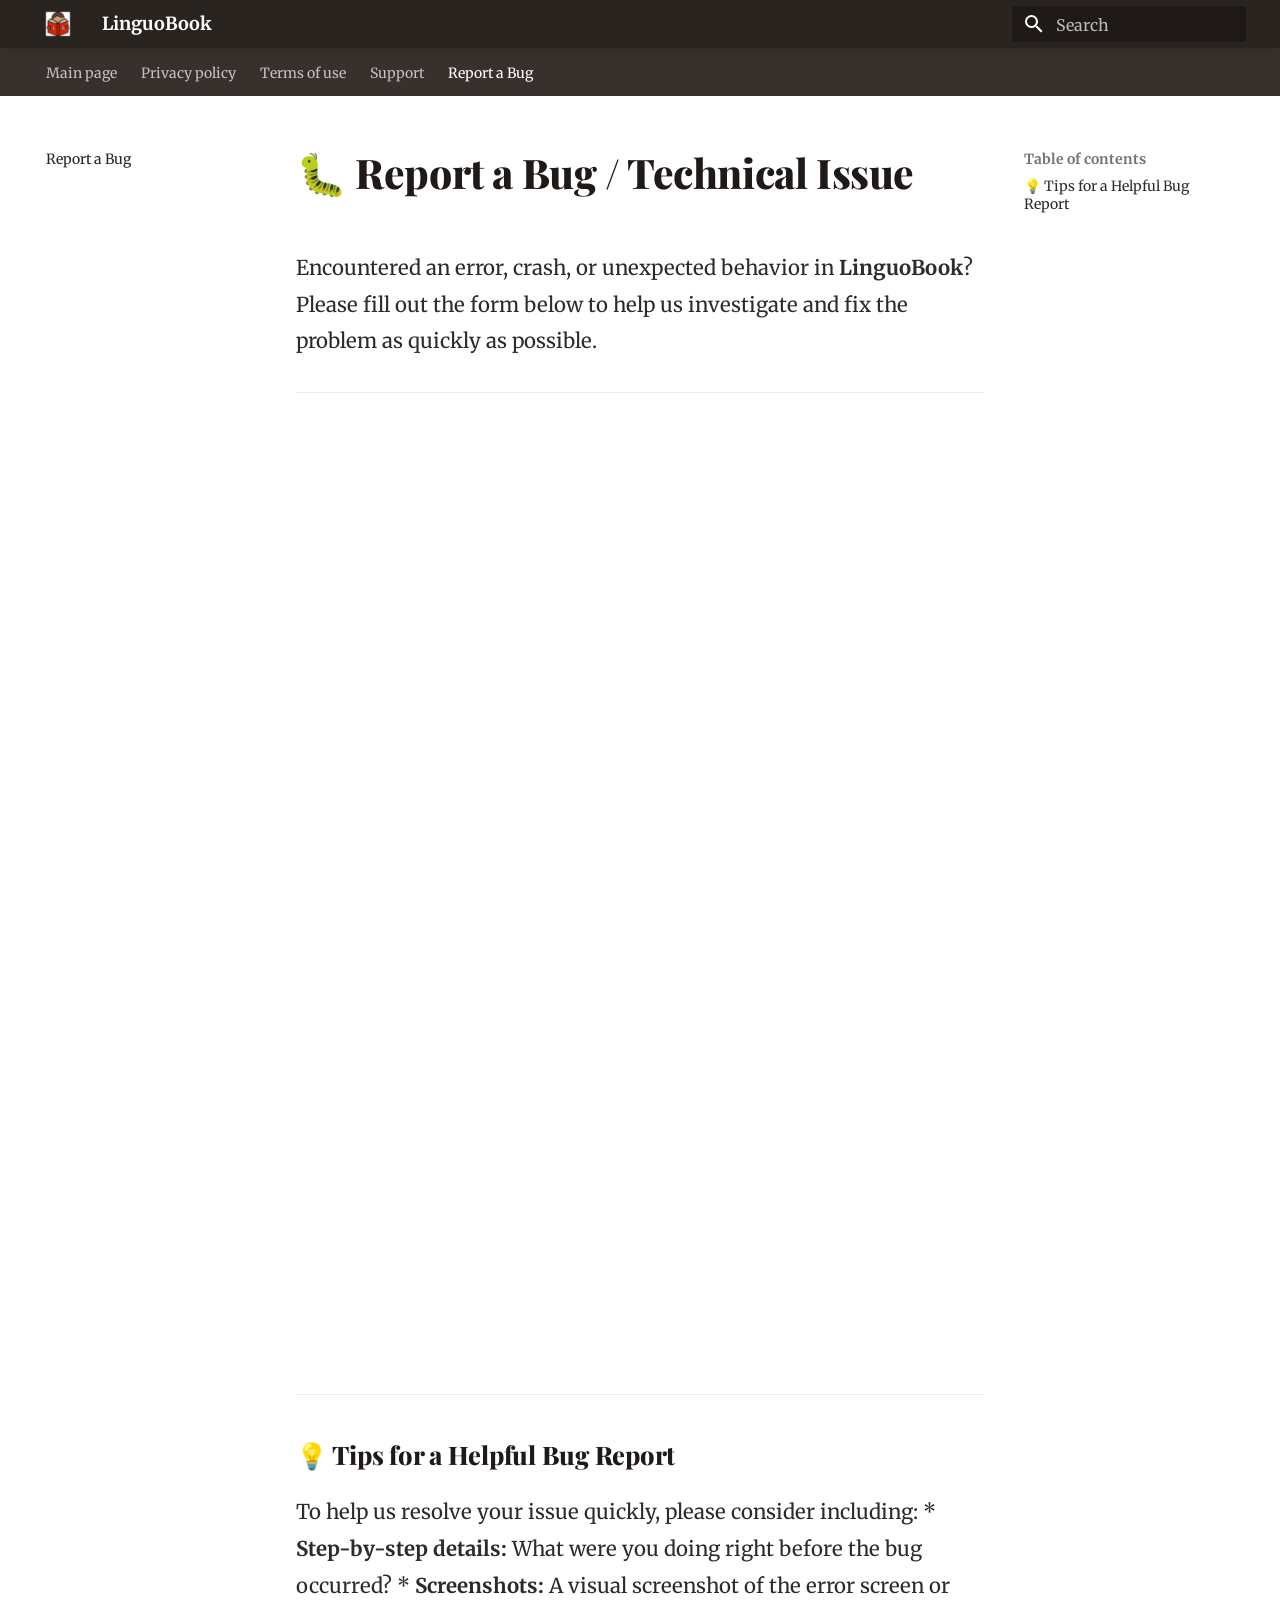
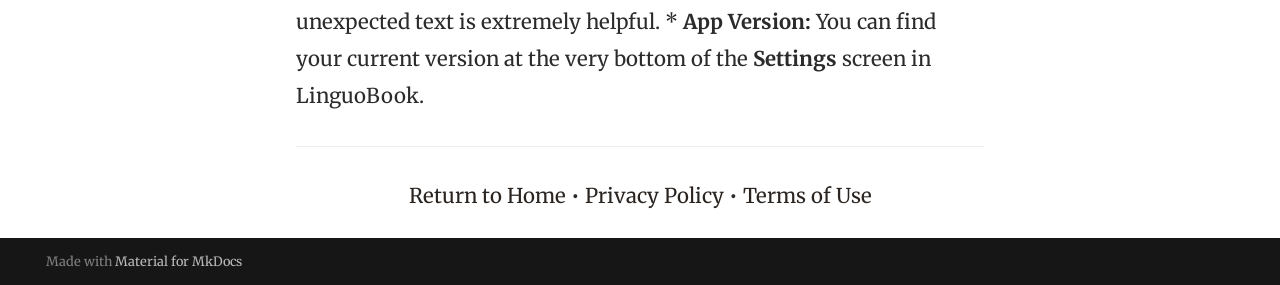
<file: bug_report/index.html>
<!doctype html>
<html lang="en" class="no-js">
  <head>
    
      <meta charset="utf-8">
      <meta name="viewport" content="width=device-width,initial-scale=1">
      
        <meta name="description" content="Intelligent book reader with word translate feature">
      
      
        <meta name="author" content="Yehor Horin">
      
      
      
        <link rel="prev" href="../support/">
      
      
      
        
      
      
      <link rel="icon" href="../assets/logo.png">
      <meta name="generator" content="mkdocs-1.6.1, mkdocs-material-9.7.7">
    
    
      
        <title>Report a Bug - LinguoBook</title>
      
    
    
      <link rel="stylesheet" href="../assets/stylesheets/main.ec1eaa64.min.css">
      
        
        <link rel="stylesheet" href="../assets/stylesheets/palette.ab4e12ef.min.css">
      
      


    
    
      
    
    
      
        
        
        <link rel="preconnect" href="https://fonts.gstatic.com" crossorigin>
        <link rel="stylesheet" href="https://fonts.googleapis.com/css?family=Merriweather:300,300i,400,400i,700,700i%7CFira+Code:400,400i,700,700i&display=fallback">
        <style>:root{--md-text-font:"Merriweather";--md-code-font:"Fira Code"}</style>
      
    
    
      <link rel="stylesheet" href="../stylesheets/book_theme.css">
    
    <script>__md_scope=new URL("..",location),__md_hash=e=>[...e].reduce(((e,_)=>(e<<5)-e+_.charCodeAt(0)),0),__md_get=(e,_=localStorage,t=__md_scope)=>JSON.parse(_.getItem(t.pathname+"."+e)),__md_set=(e,_,t=localStorage,a=__md_scope)=>{try{t.setItem(a.pathname+"."+e,JSON.stringify(_))}catch(e){}}</script>
    
      

    
    
  </head>
  
  
    
    
    
    
    
    <body dir="ltr" data-md-color-scheme="default" data-md-color-primary="custom" data-md-color-accent="custom">
  
    
    <input class="md-toggle" data-md-toggle="drawer" type="checkbox" id="__drawer" autocomplete="off">
    <input class="md-toggle" data-md-toggle="search" type="checkbox" id="__search" autocomplete="off">
    <label class="md-overlay" for="__drawer"></label>
    <div data-md-component="skip">
      
        
        <a href="#report-a-bug-technical-issue" class="md-skip">
          Skip to content
        </a>
      
    </div>
    <div data-md-component="announce">
      
    </div>
    
    
      

<header class="md-header" data-md-component="header">
  <nav class="md-header__inner md-grid" aria-label="Header">
    <a href=".." title="LinguoBook" class="md-header__button md-logo" aria-label="LinguoBook" data-md-component="logo">
      
  <img src="../assets/logo.png" alt="logo">

    </a>
    <label class="md-header__button md-icon" for="__drawer">
      
      <svg xmlns="http://www.w3.org/2000/svg" viewBox="0 0 24 24"><path d="M3 6h18v2H3zm0 5h18v2H3zm0 5h18v2H3z"/></svg>
    </label>
    <div class="md-header__title" data-md-component="header-title">
      <div class="md-header__ellipsis">
        <div class="md-header__topic">
          <span class="md-ellipsis">
            LinguoBook
          </span>
        </div>
        <div class="md-header__topic" data-md-component="header-topic">
          <span class="md-ellipsis">
            
              Report a Bug
            
          </span>
        </div>
      </div>
    </div>
    
      
    
    
    
    
      
      
        <label class="md-header__button md-icon" for="__search">
          
          <svg xmlns="http://www.w3.org/2000/svg" viewBox="0 0 24 24"><path d="M9.5 3A6.5 6.5 0 0 1 16 9.5c0 1.61-.59 3.09-1.56 4.23l.27.27h.79l5 5-1.5 1.5-5-5v-.79l-.27-.27A6.52 6.52 0 0 1 9.5 16 6.5 6.5 0 0 1 3 9.5 6.5 6.5 0 0 1 9.5 3m0 2C7 5 5 7 5 9.5S7 14 9.5 14 14 12 14 9.5 12 5 9.5 5"/></svg>
        </label>
        <div class="md-search" data-md-component="search" role="dialog">
  <label class="md-search__overlay" for="__search"></label>
  <div class="md-search__inner" role="search">
    <form class="md-search__form" name="search">
      <input type="text" class="md-search__input" name="query" aria-label="Search" placeholder="Search" autocapitalize="off" autocorrect="off" autocomplete="off" spellcheck="false" data-md-component="search-query" required>
      <label class="md-search__icon md-icon" for="__search">
        
        <svg xmlns="http://www.w3.org/2000/svg" viewBox="0 0 24 24"><path d="M9.5 3A6.5 6.5 0 0 1 16 9.5c0 1.61-.59 3.09-1.56 4.23l.27.27h.79l5 5-1.5 1.5-5-5v-.79l-.27-.27A6.52 6.52 0 0 1 9.5 16 6.5 6.5 0 0 1 3 9.5 6.5 6.5 0 0 1 9.5 3m0 2C7 5 5 7 5 9.5S7 14 9.5 14 14 12 14 9.5 12 5 9.5 5"/></svg>
        
        <svg xmlns="http://www.w3.org/2000/svg" viewBox="0 0 24 24"><path d="M20 11v2H8l5.5 5.5-1.42 1.42L4.16 12l7.92-7.92L13.5 5.5 8 11z"/></svg>
      </label>
      <nav class="md-search__options" aria-label="Search">
        
        <button type="reset" class="md-search__icon md-icon" title="Clear" aria-label="Clear" tabindex="-1">
          
          <svg xmlns="http://www.w3.org/2000/svg" viewBox="0 0 24 24"><path d="M19 6.41 17.59 5 12 10.59 6.41 5 5 6.41 10.59 12 5 17.59 6.41 19 12 13.41 17.59 19 19 17.59 13.41 12z"/></svg>
        </button>
      </nav>
      
    </form>
    <div class="md-search__output">
      <div class="md-search__scrollwrap" tabindex="0" data-md-scrollfix>
        <div class="md-search-result" data-md-component="search-result">
          <div class="md-search-result__meta">
            Initializing search
          </div>
          <ol class="md-search-result__list" role="presentation"></ol>
        </div>
      </div>
    </div>
  </div>
</div>
      
    
    
  </nav>
  
</header>
    
    <div class="md-container" data-md-component="container">
      
      
        
          
            
<nav class="md-tabs" aria-label="Tabs" data-md-component="tabs">
  <div class="md-grid">
    <ul class="md-tabs__list">
      
        
  
  
  
  
    <li class="md-tabs__item">
      <a href=".." class="md-tabs__link">
        
  
  
    
  
  Main page

      </a>
    </li>
  

      
        
  
  
  
  
    <li class="md-tabs__item">
      <a href="../policy/" class="md-tabs__link">
        
  
  
    
  
  Privacy policy

      </a>
    </li>
  

      
        
  
  
  
  
    <li class="md-tabs__item">
      <a href="../terms/" class="md-tabs__link">
        
  
  
    
  
  Terms of use

      </a>
    </li>
  

      
        
  
  
  
  
    <li class="md-tabs__item">
      <a href="../support/" class="md-tabs__link">
        
  
  
    
  
  Support

      </a>
    </li>
  

      
        
  
  
  
    
  
  
    <li class="md-tabs__item md-tabs__item--active">
      <a href="./" class="md-tabs__link">
        
  
  
    
  
  Report a Bug

      </a>
    </li>
  

      
    </ul>
  </div>
</nav>
          
        
      
      <main class="md-main" data-md-component="main">
        <div class="md-main__inner md-grid">
          
            
              
              <div class="md-sidebar md-sidebar--primary" data-md-component="sidebar" data-md-type="navigation" >
                <div class="md-sidebar__scrollwrap">
                  <div class="md-sidebar__inner">
                    


  


<nav class="md-nav md-nav--primary md-nav--lifted" aria-label="Navigation" data-md-level="0">
  <label class="md-nav__title" for="__drawer">
    <a href=".." title="LinguoBook" class="md-nav__button md-logo" aria-label="LinguoBook" data-md-component="logo">
      
  <img src="../assets/logo.png" alt="logo">

    </a>
    LinguoBook
  </label>
  
  <ul class="md-nav__list" data-md-scrollfix>
    
      
      
  
  
  
  
    <li class="md-nav__item">
      <a href=".." class="md-nav__link">
        
  
  
  <span class="md-ellipsis">
    
  
    Main page
  

    
  </span>
  
  

      </a>
    </li>
  

    
      
      
  
  
  
  
    <li class="md-nav__item">
      <a href="../policy/" class="md-nav__link">
        
  
  
  <span class="md-ellipsis">
    
  
    Privacy policy
  

    
  </span>
  
  

      </a>
    </li>
  

    
      
      
  
  
  
  
    <li class="md-nav__item">
      <a href="../terms/" class="md-nav__link">
        
  
  
  <span class="md-ellipsis">
    
  
    Terms of use
  

    
  </span>
  
  

      </a>
    </li>
  

    
      
      
  
  
  
  
    <li class="md-nav__item">
      <a href="../support/" class="md-nav__link">
        
  
  
  <span class="md-ellipsis">
    
  
    Support
  

    
  </span>
  
  

      </a>
    </li>
  

    
      
      
  
  
    
  
  
  
    <li class="md-nav__item md-nav__item--active">
      
      <input class="md-nav__toggle md-toggle" type="checkbox" id="__toc">
      
      
        
      
      
        <label class="md-nav__link md-nav__link--active" for="__toc">
          
  
  
  <span class="md-ellipsis">
    
  
    Report a Bug
  

    
  </span>
  
  

          <span class="md-nav__icon md-icon"></span>
        </label>
      
      <a href="./" class="md-nav__link md-nav__link--active">
        
  
  
  <span class="md-ellipsis">
    
  
    Report a Bug
  

    
  </span>
  
  

      </a>
      
        

<nav class="md-nav md-nav--secondary" aria-label="Table of contents">
  
  
  
    
  
  
    <label class="md-nav__title" for="__toc">
      <span class="md-nav__icon md-icon"></span>
      Table of contents
    </label>
    <ul class="md-nav__list" data-md-component="toc" data-md-scrollfix>
      
        <li class="md-nav__item">
  <a href="#tips-for-a-helpful-bug-report" class="md-nav__link">
    <span class="md-ellipsis">
      
        💡 Tips for a Helpful Bug Report
      
    </span>
  </a>
  
</li>
      
    </ul>
  
</nav>
      
    </li>
  

    
  </ul>
</nav>
                  </div>
                </div>
              </div>
            
            
              
              <div class="md-sidebar md-sidebar--secondary" data-md-component="sidebar" data-md-type="toc" >
                <div class="md-sidebar__scrollwrap">
                  <div class="md-sidebar__inner">
                    

<nav class="md-nav md-nav--secondary" aria-label="Table of contents">
  
  
  
    
  
  
    <label class="md-nav__title" for="__toc">
      <span class="md-nav__icon md-icon"></span>
      Table of contents
    </label>
    <ul class="md-nav__list" data-md-component="toc" data-md-scrollfix>
      
        <li class="md-nav__item">
  <a href="#tips-for-a-helpful-bug-report" class="md-nav__link">
    <span class="md-ellipsis">
      
        💡 Tips for a Helpful Bug Report
      
    </span>
  </a>
  
</li>
      
    </ul>
  
</nav>
                  </div>
                </div>
              </div>
            
          
          
            <div class="md-content" data-md-component="content">
              
              <article class="md-content__inner md-typeset">
                
                  



<h1 id="report-a-bug-technical-issue">🐛 Report a Bug / Technical Issue</h1>
<p>Encountered an error, crash, or unexpected behavior in <strong>LinguoBook</strong>? Please fill out the form below to help us investigate and fix the problem as quickly as possible.</p>
<hr />
<iframe data-tally-src="https://tally.so/embed/0QXoY0?alignLeft=1&hideTitle=1&transparentBackground=1&dynamicHeight=1" loading="lazy" width="100%" height="927" frameborder="0" marginheight="0" marginwidth="0" title="LinguoBook Report a Bug"></iframe>
<script>var d=document,w="https://tally.so/widgets/embed.js",v=function(){"undefined"!=typeof Tally?Tally.loadEmbeds():d.querySelectorAll("iframe[data-tally-src]:not([src])").forEach((function(e){e.src=e.dataset.tallySrc}))};if("undefined"!=typeof Tally)v();else if(d.querySelector('script[src="'+w+'"]')==null){var s=d.createElement("script");s.src=w,s.onload=v,s.onerror=v,d.body.appendChild(s);}</script>

<hr />
<h3 id="tips-for-a-helpful-bug-report">💡 Tips for a Helpful Bug Report</h3>
<p>To help us resolve your issue quickly, please consider including:
* <strong>Step-by-step details:</strong> What were you doing right before the bug occurred?
* <strong>Screenshots:</strong> A visual screenshot of the error screen or unexpected text is extremely helpful.
* <strong>App Version:</strong> You can find your current version at the very bottom of the <strong>Settings</strong> screen in LinguoBook.</p>
<hr />
<div ,="," align="center">
<p><a href="../">Return to Home</a> • <a href="../policy/">Privacy Policy</a> • <a href="../terms/">Terms of Use</a></p>
</div>












                
              </article>
            </div>
          
          
<script>var target=document.getElementById(location.hash.slice(1));target&&target.name&&(target.checked=target.name.startsWith("__tabbed_"))</script>
        </div>
        
          <button type="button" class="md-top md-icon" data-md-component="top" hidden>
  
  <svg xmlns="http://www.w3.org/2000/svg" viewBox="0 0 24 24"><path d="M13 20h-2V8l-5.5 5.5-1.42-1.42L12 4.16l7.92 7.92-1.42 1.42L13 8z"/></svg>
  Back to top
</button>
        
      </main>
      
        <footer class="md-footer">
  
  <div class="md-footer-meta md-typeset">
    <div class="md-footer-meta__inner md-grid">
      <div class="md-copyright">
  
  
    Made with
    <a href="https://squidfunk.github.io/mkdocs-material/" target="_blank" rel="noopener">
      Material for MkDocs
    </a>
  
</div>
      
    </div>
  </div>
</footer>
      
    </div>
    <div class="md-dialog" data-md-component="dialog">
      <div class="md-dialog__inner md-typeset"></div>
    </div>
    
    
    
      
      
      <script id="__config" type="application/json">{"annotate": null, "base": "..", "features": ["navigation.tabs", "navigation.top"], "search": "../assets/javascripts/workers/search.2c215733.min.js", "tags": null, "translations": {"clipboard.copied": "Copied to clipboard", "clipboard.copy": "Copy to clipboard", "search.result.more.one": "1 more on this page", "search.result.more.other": "# more on this page", "search.result.none": "No matching documents", "search.result.one": "1 matching document", "search.result.other": "# matching documents", "search.result.placeholder": "Type to start searching", "search.result.term.missing": "Missing", "select.version": "Select version"}, "version": null}</script>
    
    
      <script src="../assets/javascripts/bundle.d7400e89.min.js"></script>
      
    
  </body>
</html>
</file>
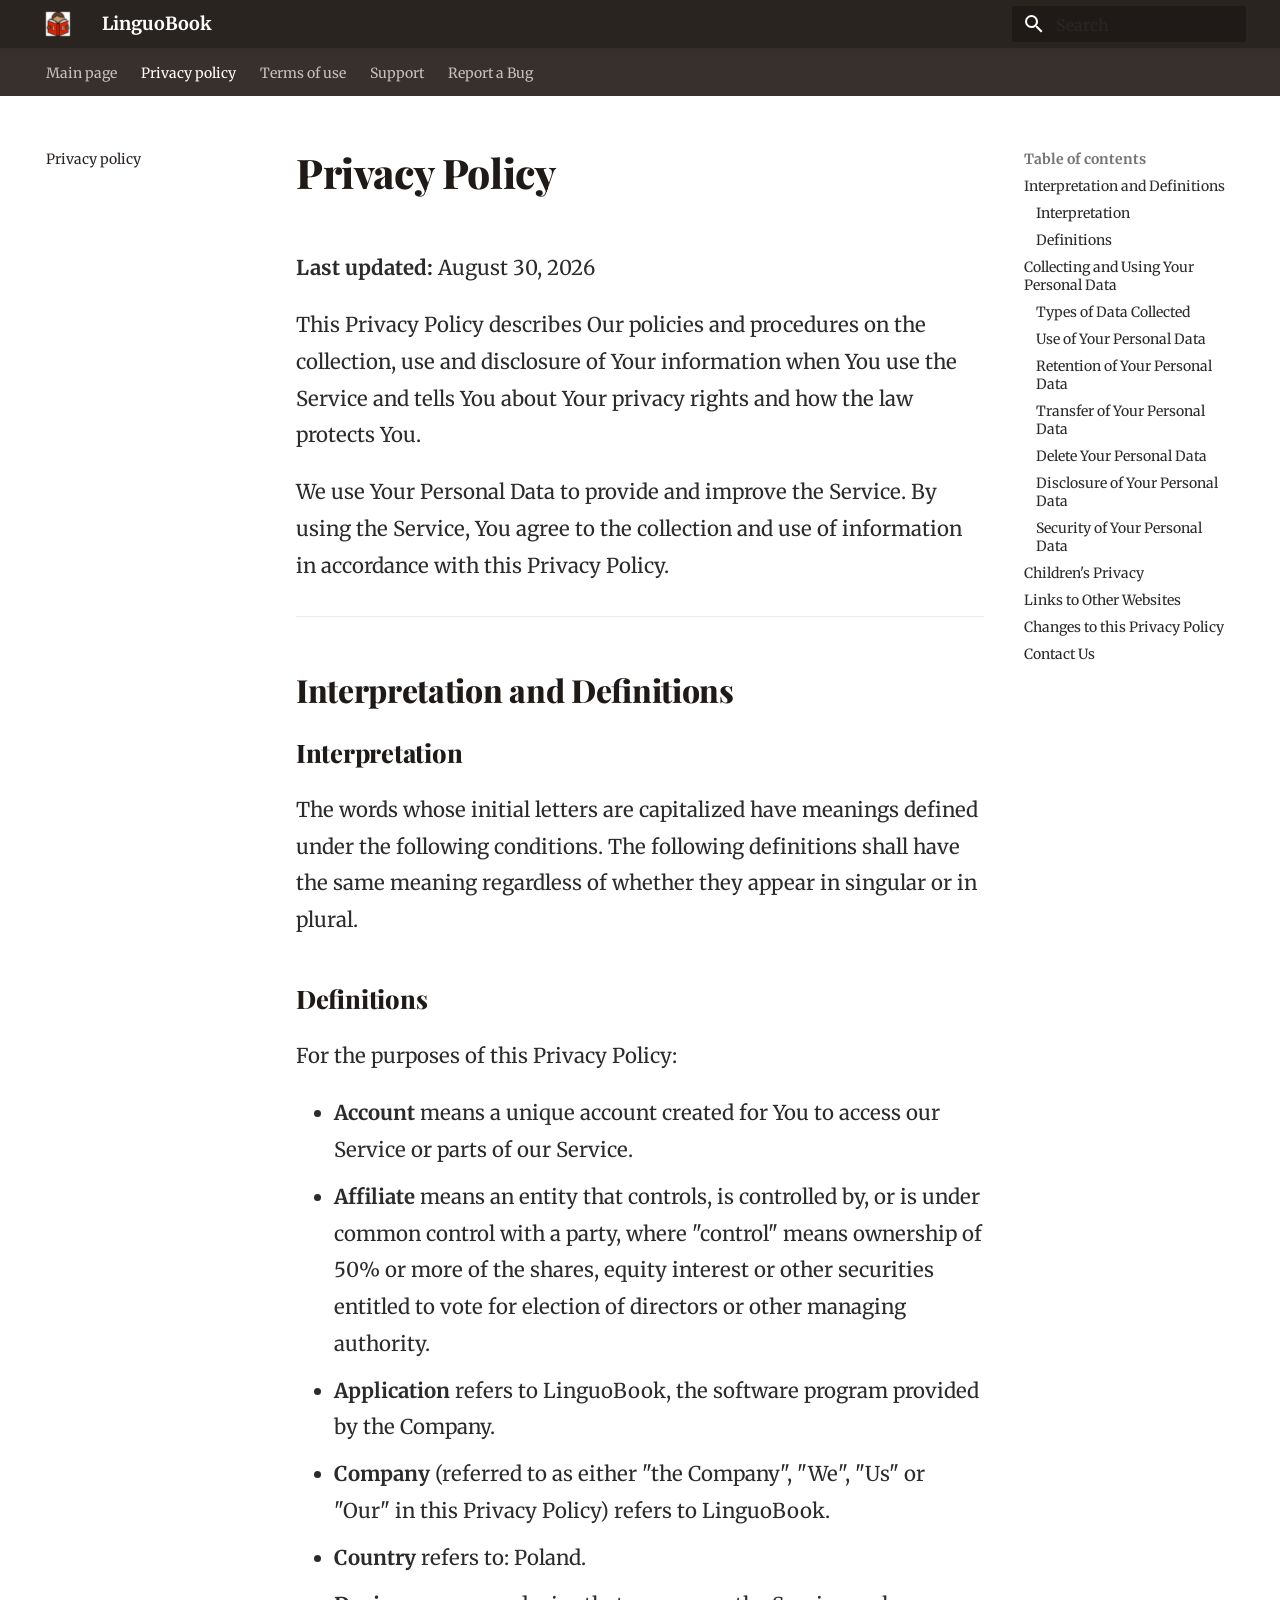
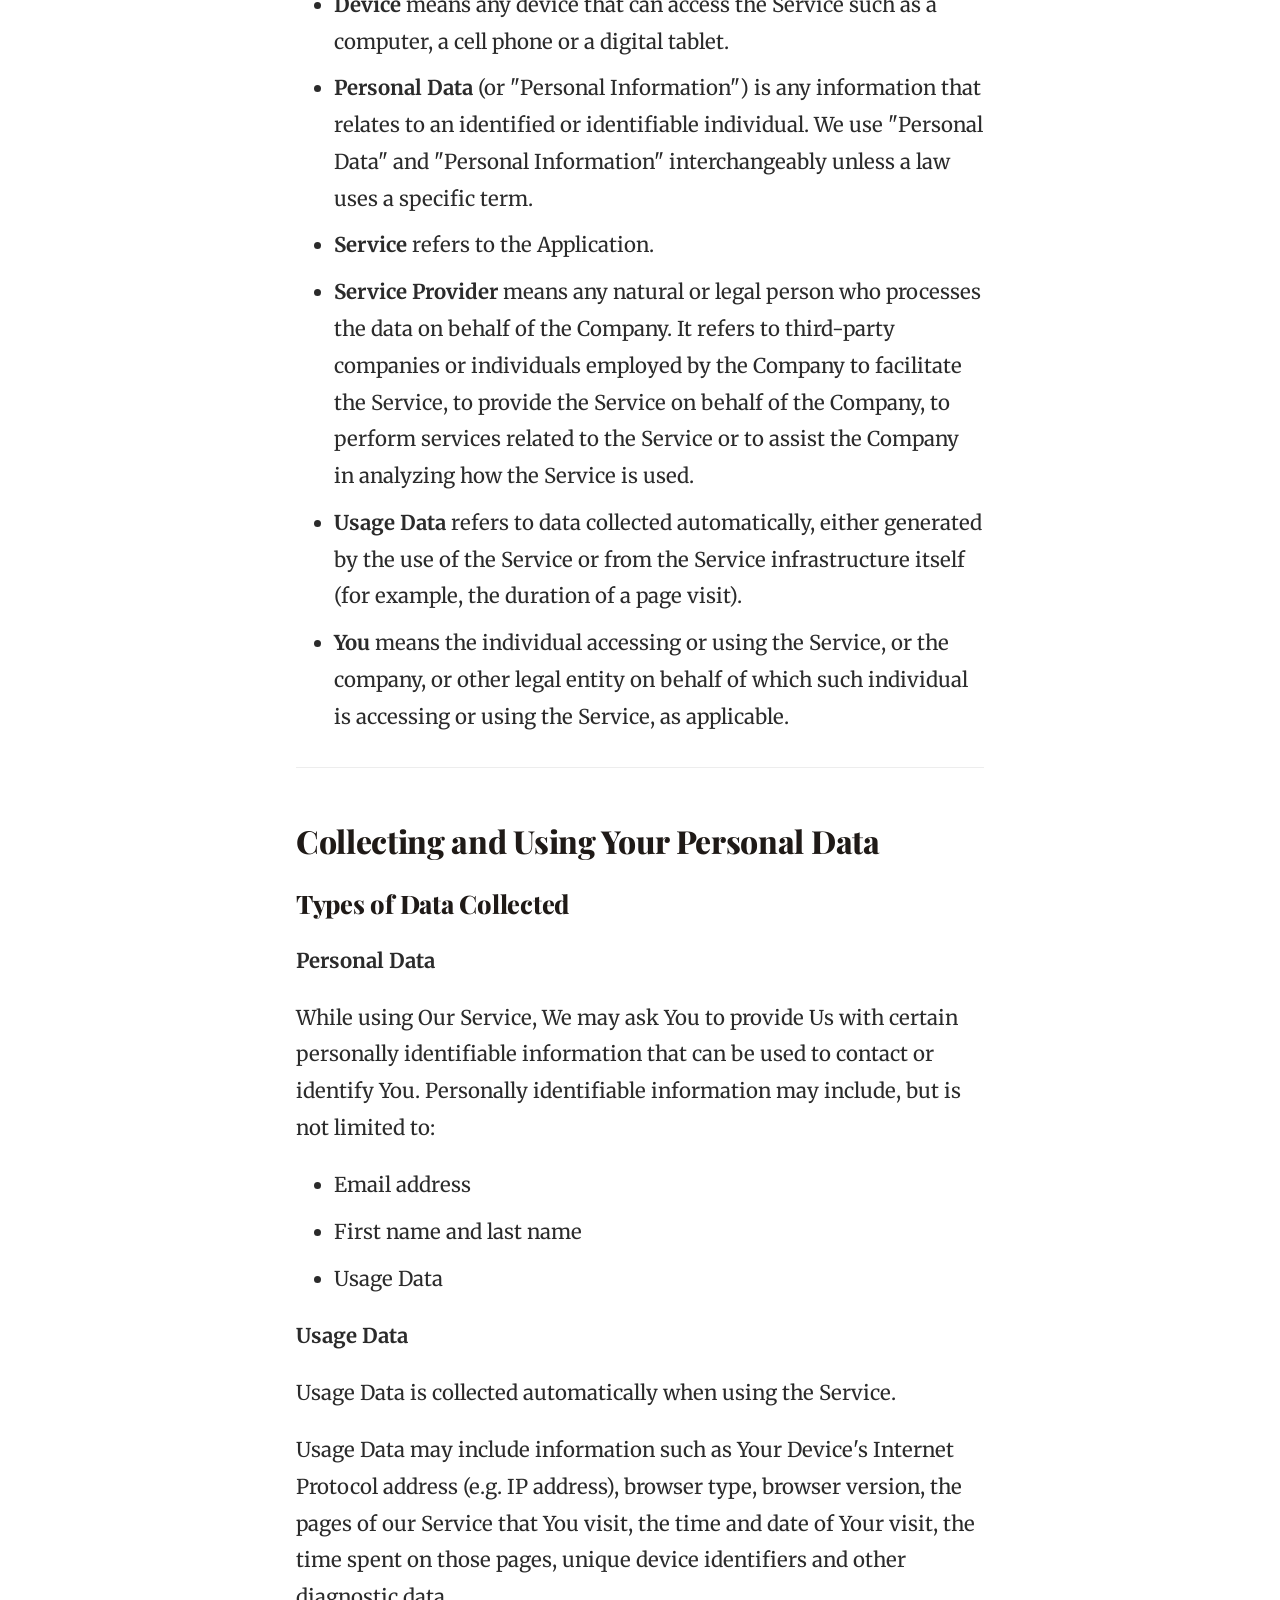
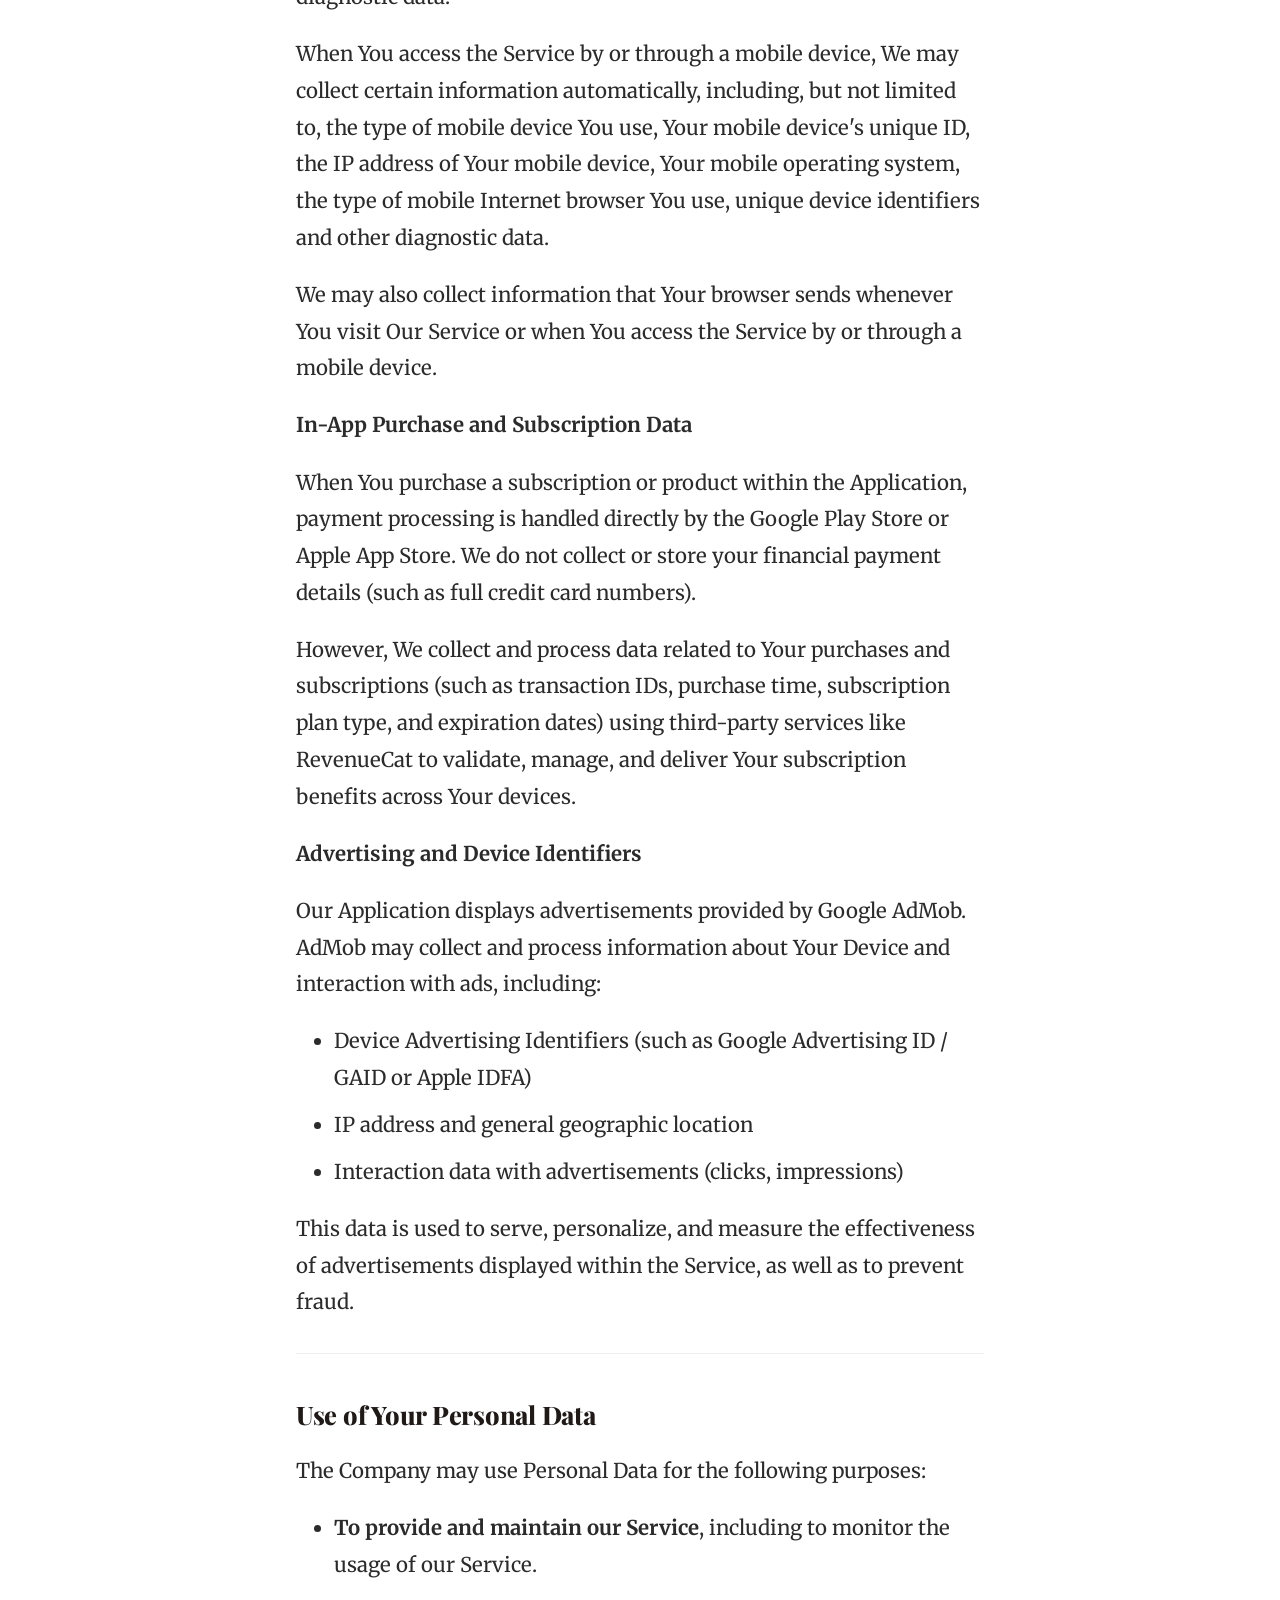
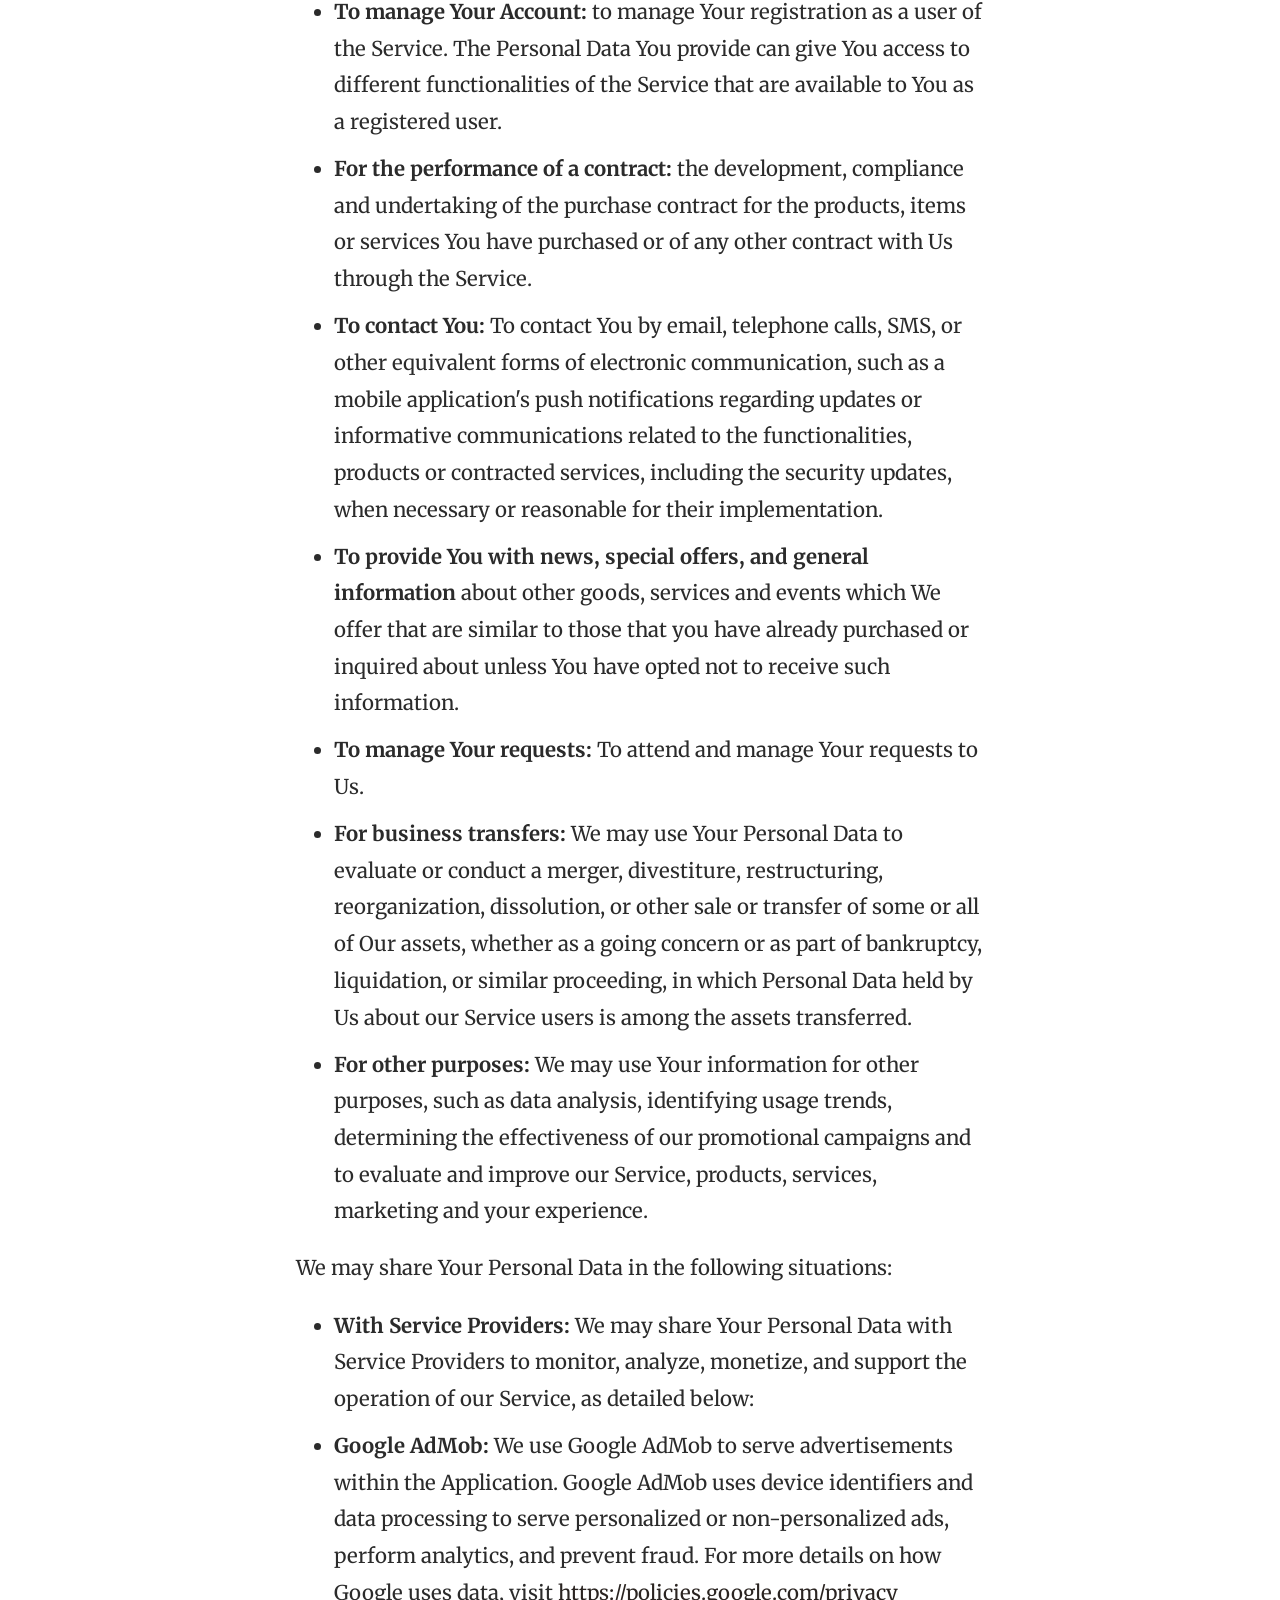
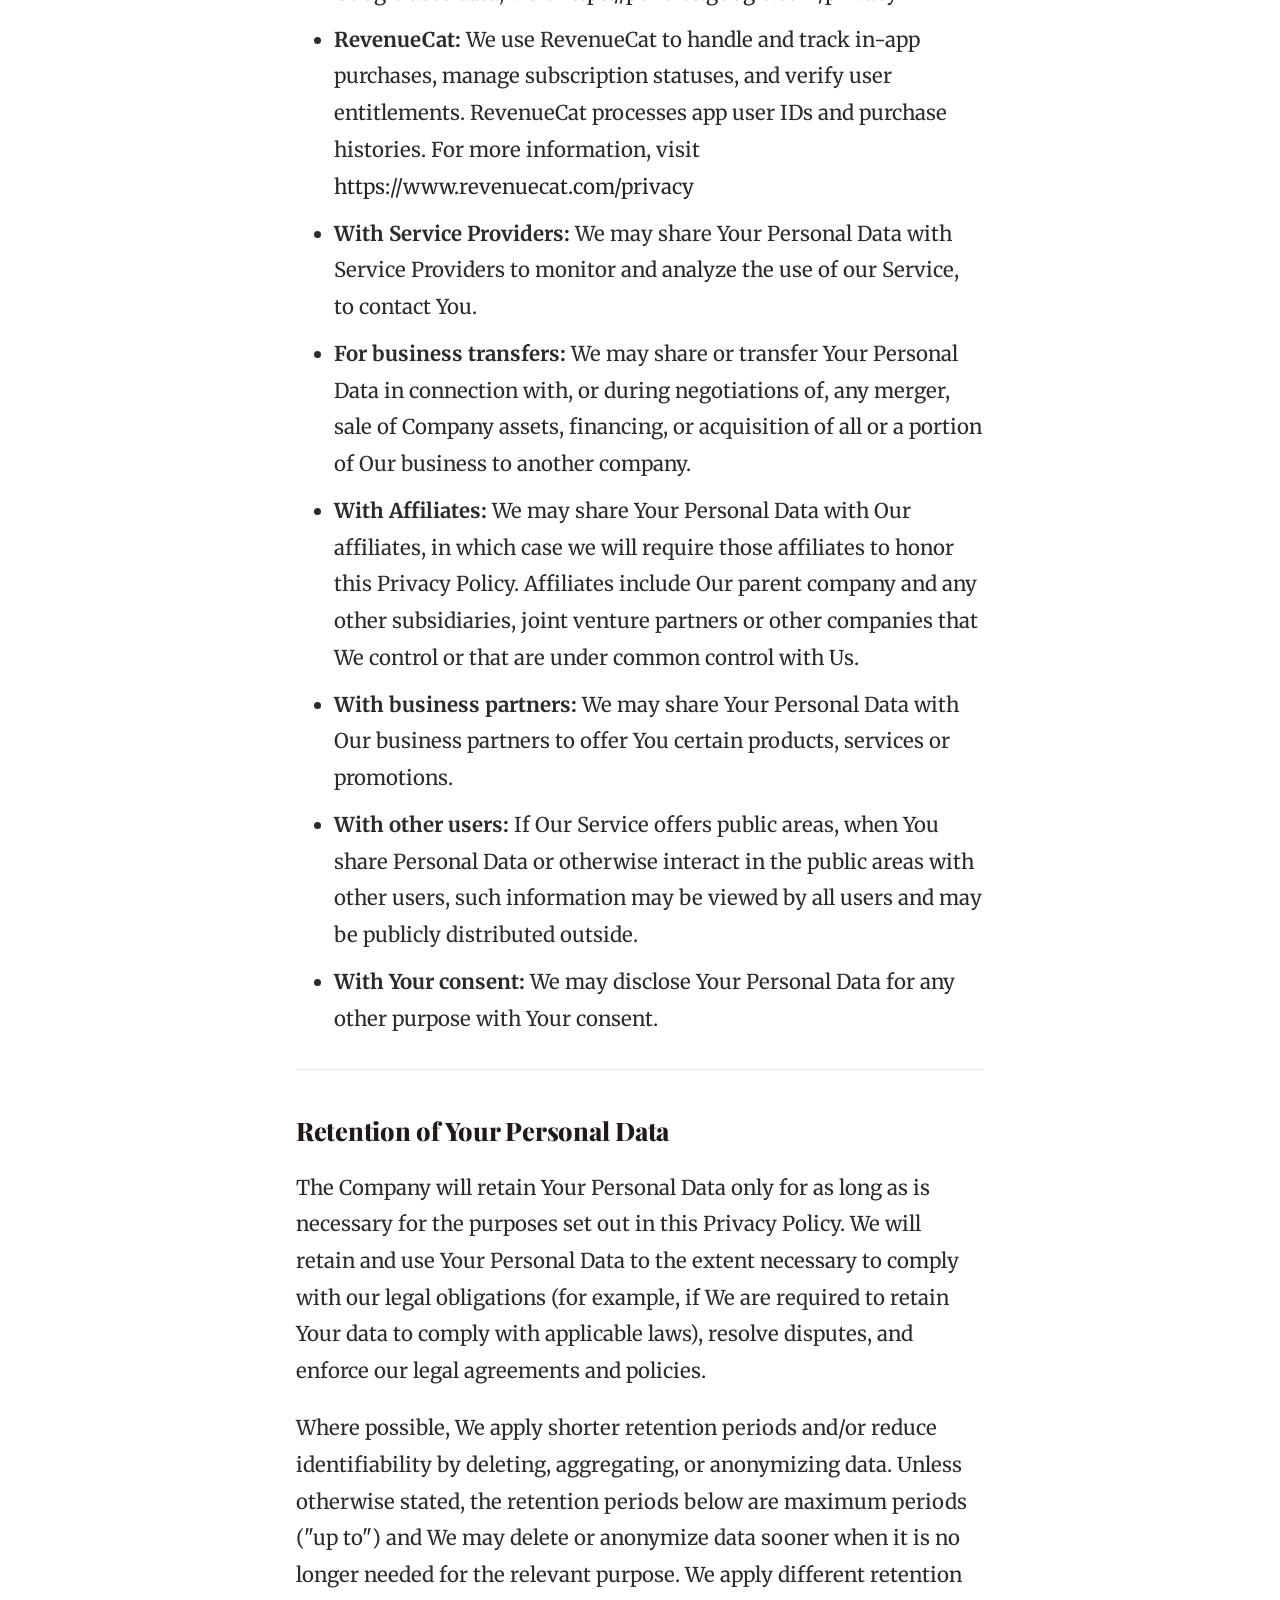
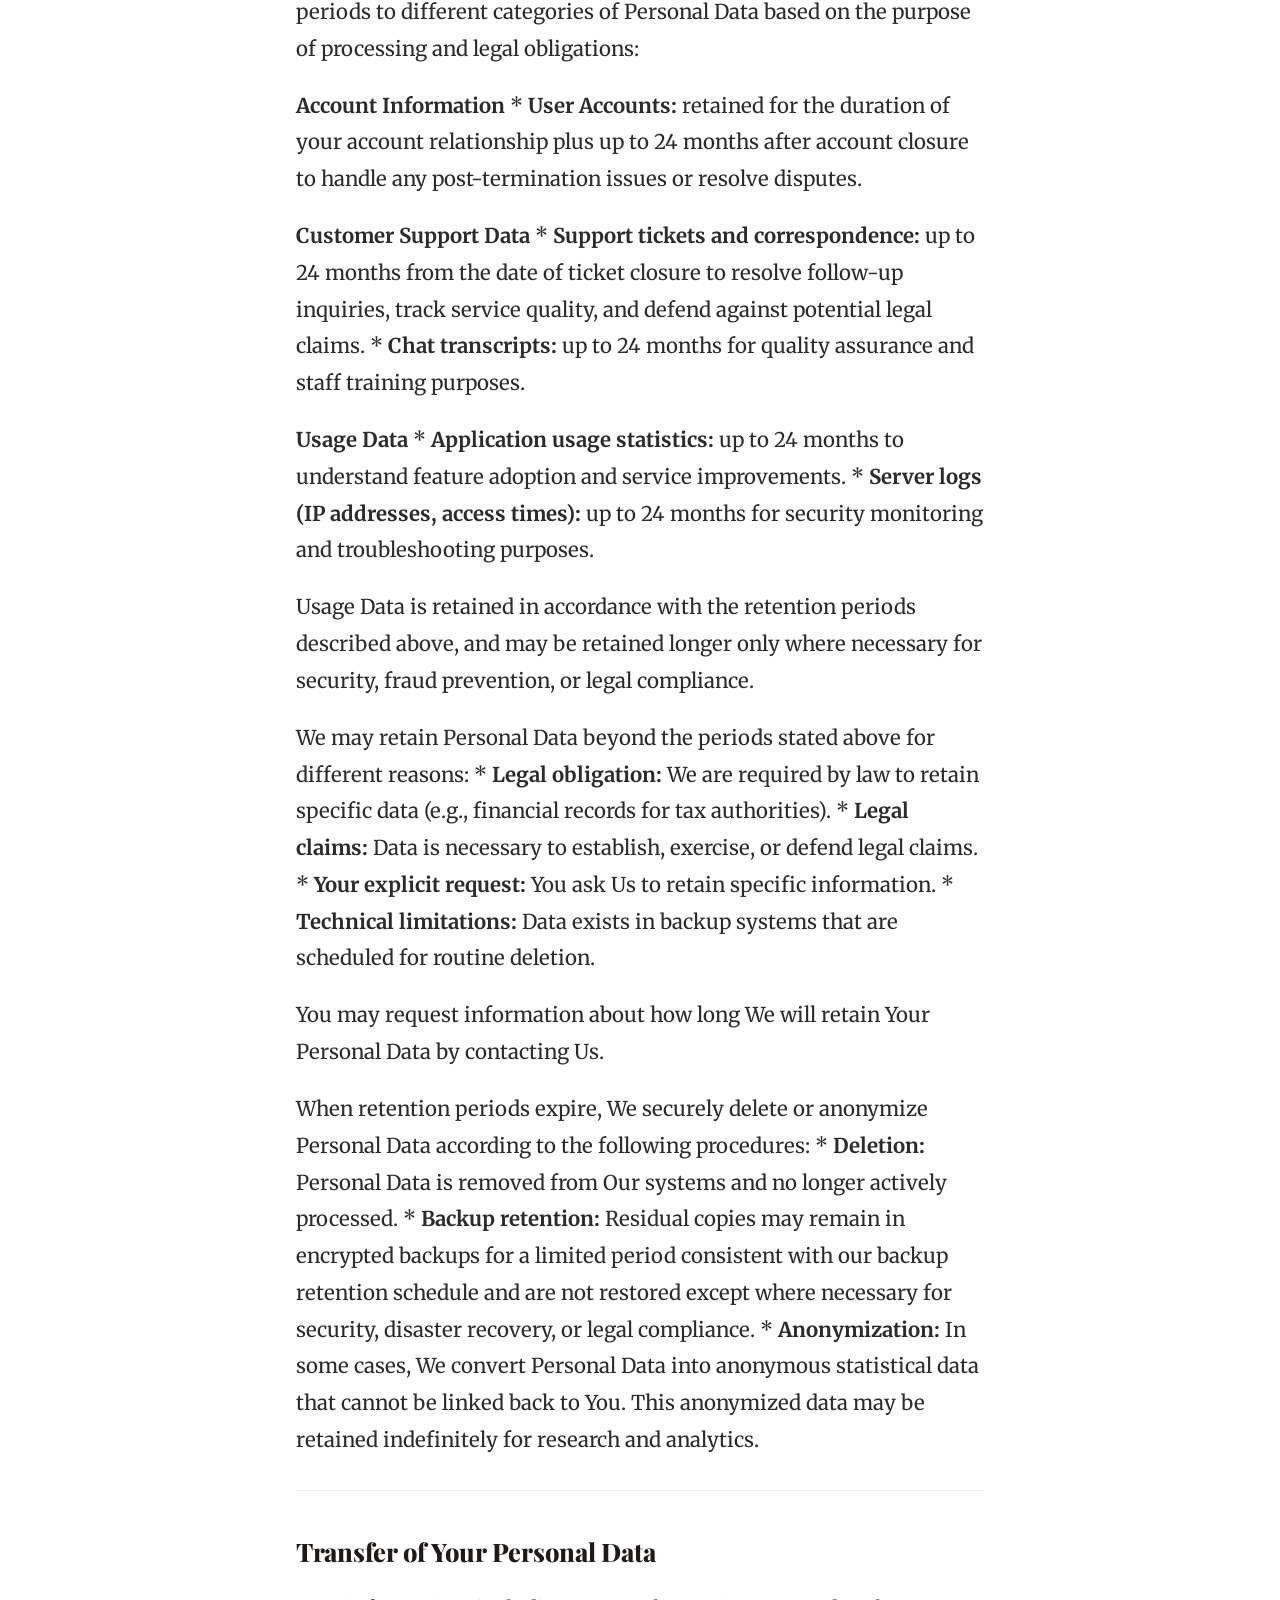
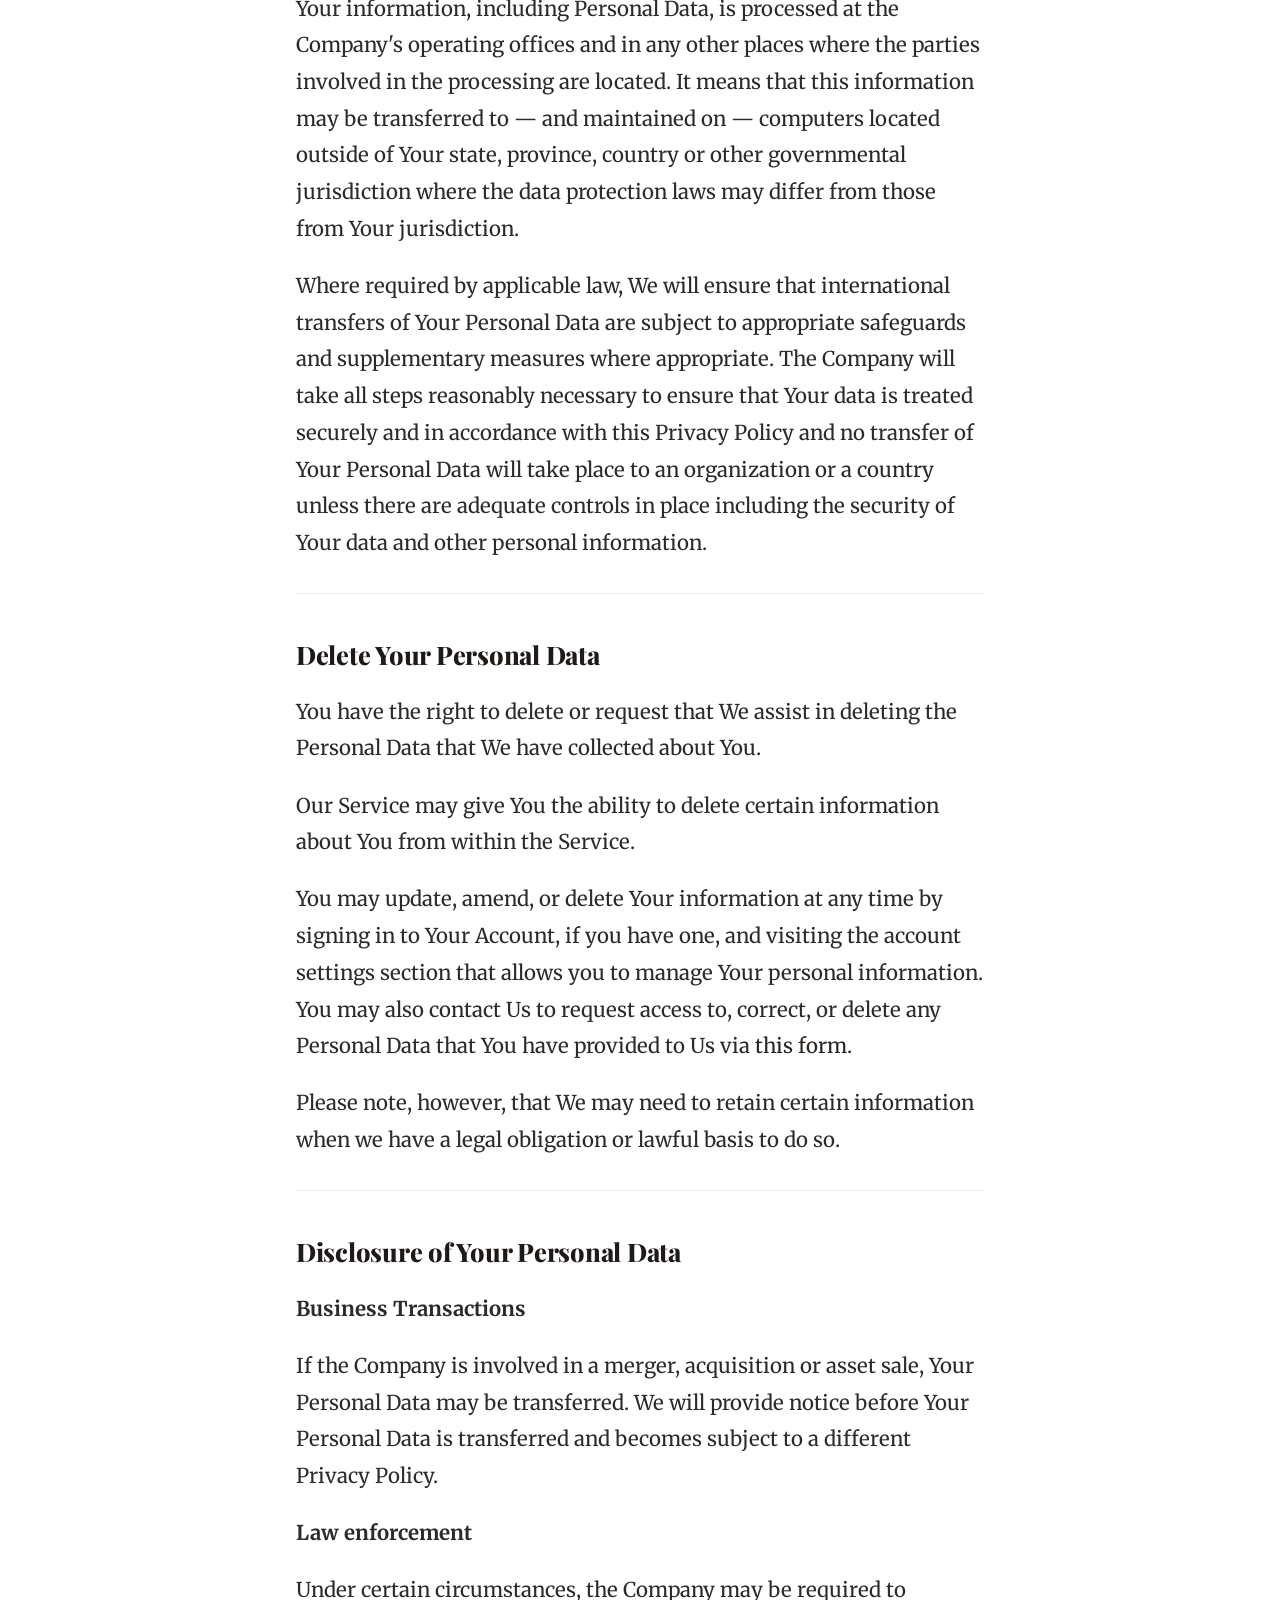
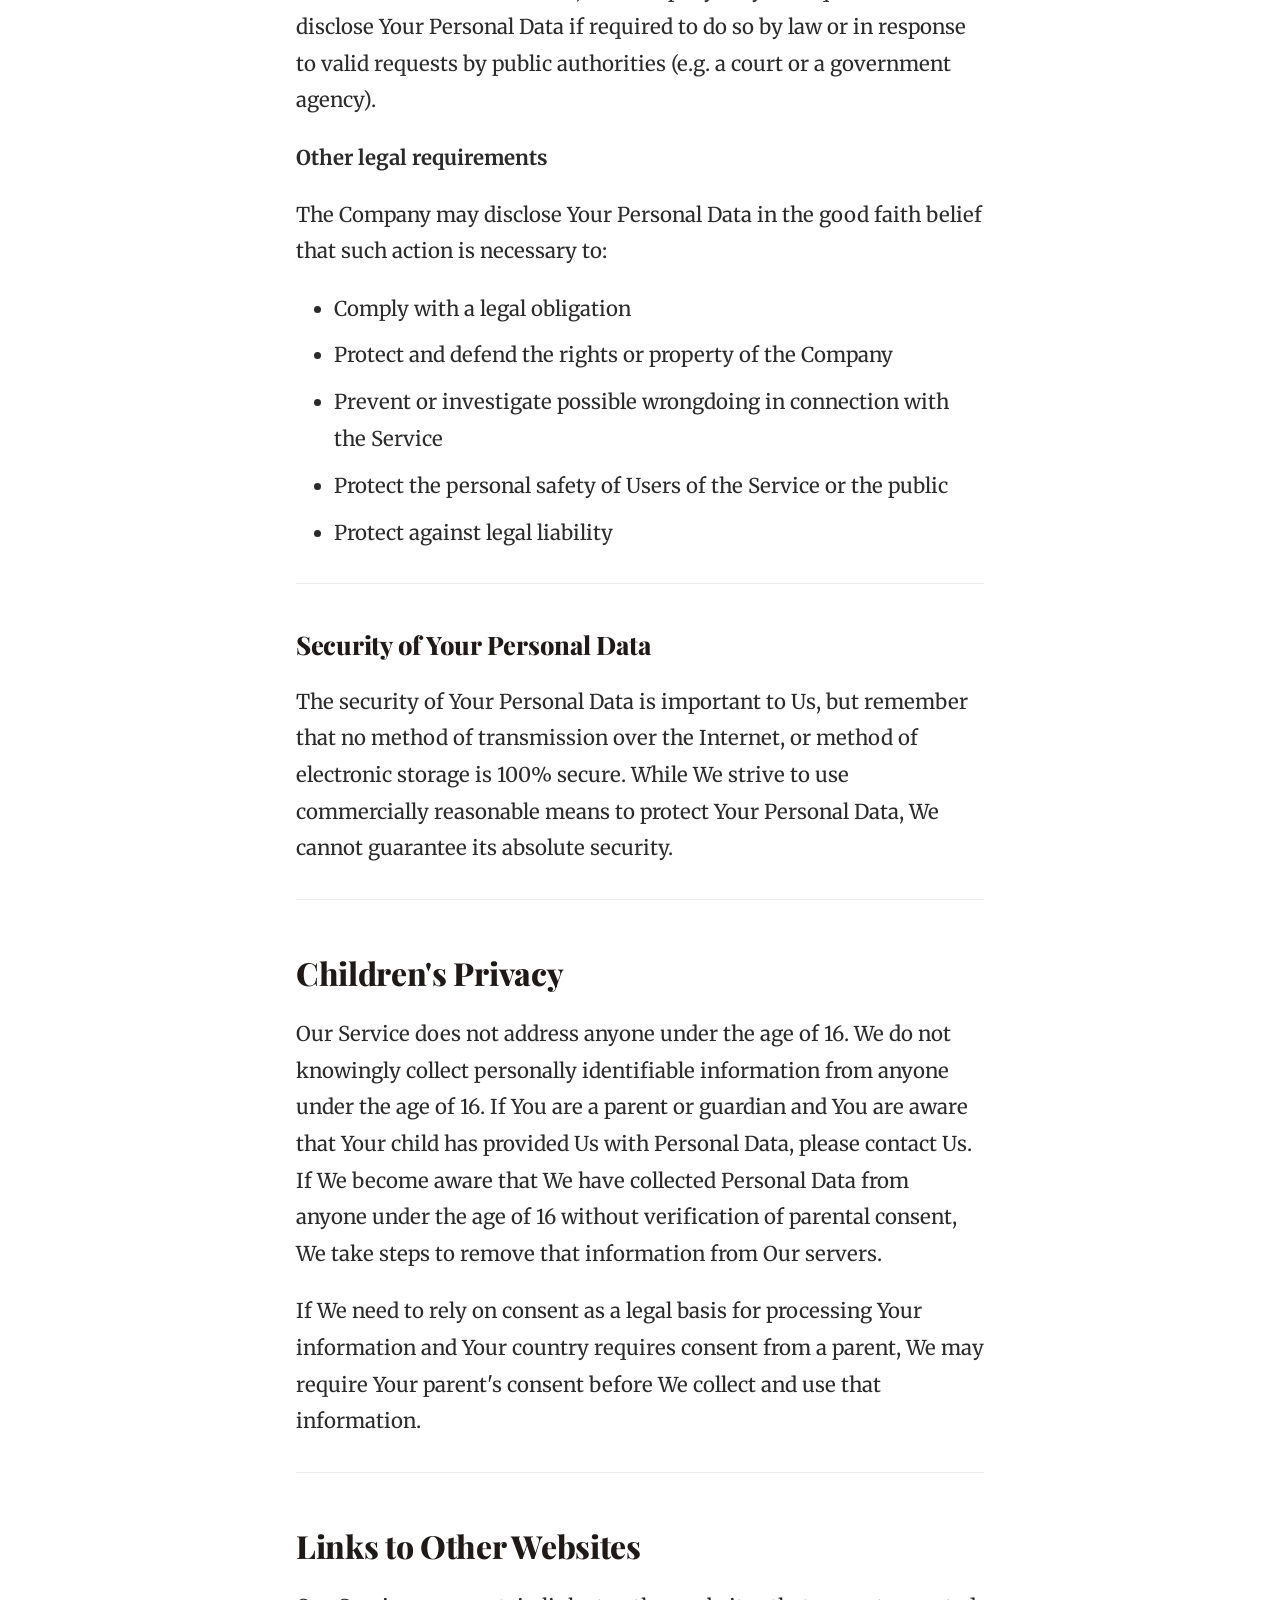
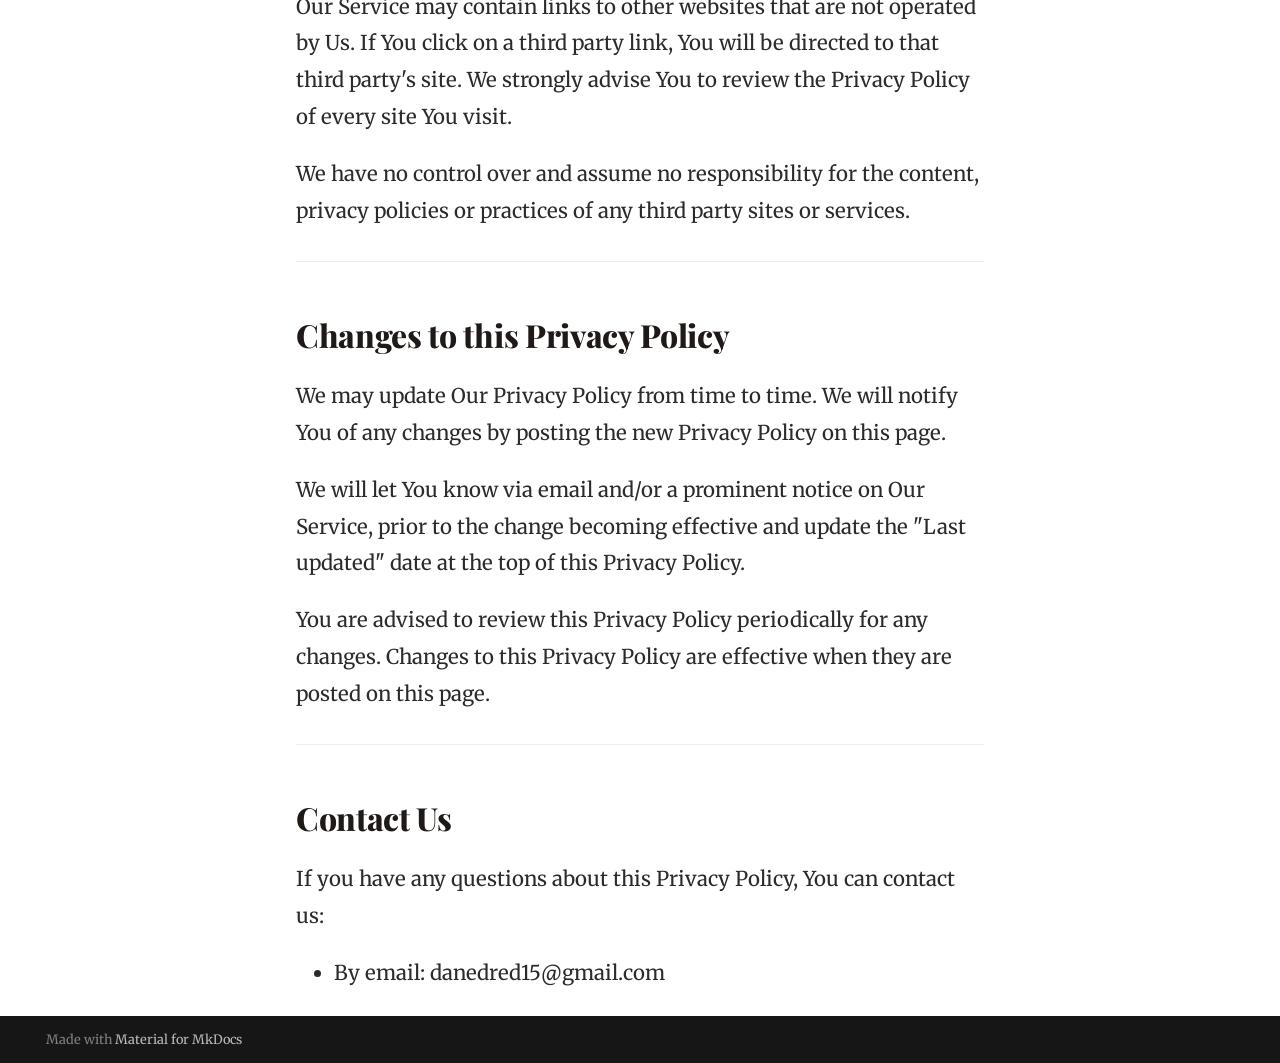
<file: policy/index.html>
<!doctype html>
<html lang="en" class="no-js">
  <head>
    
      <meta charset="utf-8">
      <meta name="viewport" content="width=device-width,initial-scale=1">
      
        <meta name="description" content="Intelligent book reader with word translate feature">
      
      
        <meta name="author" content="Yehor Horin">
      
      
      
        <link rel="prev" href="..">
      
      
        <link rel="next" href="../terms/">
      
      
        
      
      
      <link rel="icon" href="../assets/logo.png">
      <meta name="generator" content="mkdocs-1.6.1, mkdocs-material-9.7.7">
    
    
      
        <title>Privacy policy - LinguoBook</title>
      
    
    
      <link rel="stylesheet" href="../assets/stylesheets/main.ec1eaa64.min.css">
      
        
        <link rel="stylesheet" href="../assets/stylesheets/palette.ab4e12ef.min.css">
      
      


    
    
      
    
    
      
        
        
        <link rel="preconnect" href="https://fonts.gstatic.com" crossorigin>
        <link rel="stylesheet" href="https://fonts.googleapis.com/css?family=Merriweather:300,300i,400,400i,700,700i%7CFira+Code:400,400i,700,700i&display=fallback">
        <style>:root{--md-text-font:"Merriweather";--md-code-font:"Fira Code"}</style>
      
    
    
      <link rel="stylesheet" href="../stylesheets/book_theme.css">
    
    <script>__md_scope=new URL("..",location),__md_hash=e=>[...e].reduce(((e,_)=>(e<<5)-e+_.charCodeAt(0)),0),__md_get=(e,_=localStorage,t=__md_scope)=>JSON.parse(_.getItem(t.pathname+"."+e)),__md_set=(e,_,t=localStorage,a=__md_scope)=>{try{t.setItem(a.pathname+"."+e,JSON.stringify(_))}catch(e){}}</script>
    
      

    
    
  </head>
  
  
    
    
    
    
    
    <body dir="ltr" data-md-color-scheme="default" data-md-color-primary="custom" data-md-color-accent="custom">
  
    
    <input class="md-toggle" data-md-toggle="drawer" type="checkbox" id="__drawer" autocomplete="off">
    <input class="md-toggle" data-md-toggle="search" type="checkbox" id="__search" autocomplete="off">
    <label class="md-overlay" for="__drawer"></label>
    <div data-md-component="skip">
      
        
        <a href="#privacy-policy" class="md-skip">
          Skip to content
        </a>
      
    </div>
    <div data-md-component="announce">
      
    </div>
    
    
      

<header class="md-header" data-md-component="header">
  <nav class="md-header__inner md-grid" aria-label="Header">
    <a href=".." title="LinguoBook" class="md-header__button md-logo" aria-label="LinguoBook" data-md-component="logo">
      
  <img src="../assets/logo.png" alt="logo">

    </a>
    <label class="md-header__button md-icon" for="__drawer">
      
      <svg xmlns="http://www.w3.org/2000/svg" viewBox="0 0 24 24"><path d="M3 6h18v2H3zm0 5h18v2H3zm0 5h18v2H3z"/></svg>
    </label>
    <div class="md-header__title" data-md-component="header-title">
      <div class="md-header__ellipsis">
        <div class="md-header__topic">
          <span class="md-ellipsis">
            LinguoBook
          </span>
        </div>
        <div class="md-header__topic" data-md-component="header-topic">
          <span class="md-ellipsis">
            
              Privacy policy
            
          </span>
        </div>
      </div>
    </div>
    
      
    
    
    
    
      
      
        <label class="md-header__button md-icon" for="__search">
          
          <svg xmlns="http://www.w3.org/2000/svg" viewBox="0 0 24 24"><path d="M9.5 3A6.5 6.5 0 0 1 16 9.5c0 1.61-.59 3.09-1.56 4.23l.27.27h.79l5 5-1.5 1.5-5-5v-.79l-.27-.27A6.52 6.52 0 0 1 9.5 16 6.5 6.5 0 0 1 3 9.5 6.5 6.5 0 0 1 9.5 3m0 2C7 5 5 7 5 9.5S7 14 9.5 14 14 12 14 9.5 12 5 9.5 5"/></svg>
        </label>
        <div class="md-search" data-md-component="search" role="dialog">
  <label class="md-search__overlay" for="__search"></label>
  <div class="md-search__inner" role="search">
    <form class="md-search__form" name="search">
      <input type="text" class="md-search__input" name="query" aria-label="Search" placeholder="Search" autocapitalize="off" autocorrect="off" autocomplete="off" spellcheck="false" data-md-component="search-query" required>
      <label class="md-search__icon md-icon" for="__search">
        
        <svg xmlns="http://www.w3.org/2000/svg" viewBox="0 0 24 24"><path d="M9.5 3A6.5 6.5 0 0 1 16 9.5c0 1.61-.59 3.09-1.56 4.23l.27.27h.79l5 5-1.5 1.5-5-5v-.79l-.27-.27A6.52 6.52 0 0 1 9.5 16 6.5 6.5 0 0 1 3 9.5 6.5 6.5 0 0 1 9.5 3m0 2C7 5 5 7 5 9.5S7 14 9.5 14 14 12 14 9.5 12 5 9.5 5"/></svg>
        
        <svg xmlns="http://www.w3.org/2000/svg" viewBox="0 0 24 24"><path d="M20 11v2H8l5.5 5.5-1.42 1.42L4.16 12l7.92-7.92L13.5 5.5 8 11z"/></svg>
      </label>
      <nav class="md-search__options" aria-label="Search">
        
        <button type="reset" class="md-search__icon md-icon" title="Clear" aria-label="Clear" tabindex="-1">
          
          <svg xmlns="http://www.w3.org/2000/svg" viewBox="0 0 24 24"><path d="M19 6.41 17.59 5 12 10.59 6.41 5 5 6.41 10.59 12 5 17.59 6.41 19 12 13.41 17.59 19 19 17.59 13.41 12z"/></svg>
        </button>
      </nav>
      
    </form>
    <div class="md-search__output">
      <div class="md-search__scrollwrap" tabindex="0" data-md-scrollfix>
        <div class="md-search-result" data-md-component="search-result">
          <div class="md-search-result__meta">
            Initializing search
          </div>
          <ol class="md-search-result__list" role="presentation"></ol>
        </div>
      </div>
    </div>
  </div>
</div>
      
    
    
  </nav>
  
</header>
    
    <div class="md-container" data-md-component="container">
      
      
        
          
            
<nav class="md-tabs" aria-label="Tabs" data-md-component="tabs">
  <div class="md-grid">
    <ul class="md-tabs__list">
      
        
  
  
  
  
    <li class="md-tabs__item">
      <a href=".." class="md-tabs__link">
        
  
  
    
  
  Main page

      </a>
    </li>
  

      
        
  
  
  
    
  
  
    <li class="md-tabs__item md-tabs__item--active">
      <a href="./" class="md-tabs__link">
        
  
  
    
  
  Privacy policy

      </a>
    </li>
  

      
        
  
  
  
  
    <li class="md-tabs__item">
      <a href="../terms/" class="md-tabs__link">
        
  
  
    
  
  Terms of use

      </a>
    </li>
  

      
        
  
  
  
  
    <li class="md-tabs__item">
      <a href="../support/" class="md-tabs__link">
        
  
  
    
  
  Support

      </a>
    </li>
  

      
        
  
  
  
  
    <li class="md-tabs__item">
      <a href="../bug_report/" class="md-tabs__link">
        
  
  
    
  
  Report a Bug

      </a>
    </li>
  

      
    </ul>
  </div>
</nav>
          
        
      
      <main class="md-main" data-md-component="main">
        <div class="md-main__inner md-grid">
          
            
              
              <div class="md-sidebar md-sidebar--primary" data-md-component="sidebar" data-md-type="navigation" >
                <div class="md-sidebar__scrollwrap">
                  <div class="md-sidebar__inner">
                    


  


<nav class="md-nav md-nav--primary md-nav--lifted" aria-label="Navigation" data-md-level="0">
  <label class="md-nav__title" for="__drawer">
    <a href=".." title="LinguoBook" class="md-nav__button md-logo" aria-label="LinguoBook" data-md-component="logo">
      
  <img src="../assets/logo.png" alt="logo">

    </a>
    LinguoBook
  </label>
  
  <ul class="md-nav__list" data-md-scrollfix>
    
      
      
  
  
  
  
    <li class="md-nav__item">
      <a href=".." class="md-nav__link">
        
  
  
  <span class="md-ellipsis">
    
  
    Main page
  

    
  </span>
  
  

      </a>
    </li>
  

    
      
      
  
  
    
  
  
  
    <li class="md-nav__item md-nav__item--active">
      
      <input class="md-nav__toggle md-toggle" type="checkbox" id="__toc">
      
      
        
      
      
        <label class="md-nav__link md-nav__link--active" for="__toc">
          
  
  
  <span class="md-ellipsis">
    
  
    Privacy policy
  

    
  </span>
  
  

          <span class="md-nav__icon md-icon"></span>
        </label>
      
      <a href="./" class="md-nav__link md-nav__link--active">
        
  
  
  <span class="md-ellipsis">
    
  
    Privacy policy
  

    
  </span>
  
  

      </a>
      
        

<nav class="md-nav md-nav--secondary" aria-label="Table of contents">
  
  
  
    
  
  
    <label class="md-nav__title" for="__toc">
      <span class="md-nav__icon md-icon"></span>
      Table of contents
    </label>
    <ul class="md-nav__list" data-md-component="toc" data-md-scrollfix>
      
        <li class="md-nav__item">
  <a href="#interpretation-and-definitions" class="md-nav__link">
    <span class="md-ellipsis">
      
        Interpretation and Definitions
      
    </span>
  </a>
  
    <nav class="md-nav" aria-label="Interpretation and Definitions">
      <ul class="md-nav__list">
        
          <li class="md-nav__item">
  <a href="#interpretation" class="md-nav__link">
    <span class="md-ellipsis">
      
        Interpretation
      
    </span>
  </a>
  
</li>
        
          <li class="md-nav__item">
  <a href="#definitions" class="md-nav__link">
    <span class="md-ellipsis">
      
        Definitions
      
    </span>
  </a>
  
</li>
        
      </ul>
    </nav>
  
</li>
      
        <li class="md-nav__item">
  <a href="#collecting-and-using-your-personal-data" class="md-nav__link">
    <span class="md-ellipsis">
      
        Collecting and Using Your Personal Data
      
    </span>
  </a>
  
    <nav class="md-nav" aria-label="Collecting and Using Your Personal Data">
      <ul class="md-nav__list">
        
          <li class="md-nav__item">
  <a href="#types-of-data-collected" class="md-nav__link">
    <span class="md-ellipsis">
      
        Types of Data Collected
      
    </span>
  </a>
  
</li>
        
          <li class="md-nav__item">
  <a href="#use-of-your-personal-data" class="md-nav__link">
    <span class="md-ellipsis">
      
        Use of Your Personal Data
      
    </span>
  </a>
  
</li>
        
          <li class="md-nav__item">
  <a href="#retention-of-your-personal-data" class="md-nav__link">
    <span class="md-ellipsis">
      
        Retention of Your Personal Data
      
    </span>
  </a>
  
</li>
        
          <li class="md-nav__item">
  <a href="#transfer-of-your-personal-data" class="md-nav__link">
    <span class="md-ellipsis">
      
        Transfer of Your Personal Data
      
    </span>
  </a>
  
</li>
        
          <li class="md-nav__item">
  <a href="#delete-your-personal-data" class="md-nav__link">
    <span class="md-ellipsis">
      
        Delete Your Personal Data
      
    </span>
  </a>
  
</li>
        
          <li class="md-nav__item">
  <a href="#disclosure-of-your-personal-data" class="md-nav__link">
    <span class="md-ellipsis">
      
        Disclosure of Your Personal Data
      
    </span>
  </a>
  
</li>
        
          <li class="md-nav__item">
  <a href="#security-of-your-personal-data" class="md-nav__link">
    <span class="md-ellipsis">
      
        Security of Your Personal Data
      
    </span>
  </a>
  
</li>
        
      </ul>
    </nav>
  
</li>
      
        <li class="md-nav__item">
  <a href="#childrens-privacy" class="md-nav__link">
    <span class="md-ellipsis">
      
        Children's Privacy
      
    </span>
  </a>
  
</li>
      
        <li class="md-nav__item">
  <a href="#links-to-other-websites" class="md-nav__link">
    <span class="md-ellipsis">
      
        Links to Other Websites
      
    </span>
  </a>
  
</li>
      
        <li class="md-nav__item">
  <a href="#changes-to-this-privacy-policy" class="md-nav__link">
    <span class="md-ellipsis">
      
        Changes to this Privacy Policy
      
    </span>
  </a>
  
</li>
      
        <li class="md-nav__item">
  <a href="#contact-us" class="md-nav__link">
    <span class="md-ellipsis">
      
        Contact Us
      
    </span>
  </a>
  
</li>
      
    </ul>
  
</nav>
      
    </li>
  

    
      
      
  
  
  
  
    <li class="md-nav__item">
      <a href="../terms/" class="md-nav__link">
        
  
  
  <span class="md-ellipsis">
    
  
    Terms of use
  

    
  </span>
  
  

      </a>
    </li>
  

    
      
      
  
  
  
  
    <li class="md-nav__item">
      <a href="../support/" class="md-nav__link">
        
  
  
  <span class="md-ellipsis">
    
  
    Support
  

    
  </span>
  
  

      </a>
    </li>
  

    
      
      
  
  
  
  
    <li class="md-nav__item">
      <a href="../bug_report/" class="md-nav__link">
        
  
  
  <span class="md-ellipsis">
    
  
    Report a Bug
  

    
  </span>
  
  

      </a>
    </li>
  

    
  </ul>
</nav>
                  </div>
                </div>
              </div>
            
            
              
              <div class="md-sidebar md-sidebar--secondary" data-md-component="sidebar" data-md-type="toc" >
                <div class="md-sidebar__scrollwrap">
                  <div class="md-sidebar__inner">
                    

<nav class="md-nav md-nav--secondary" aria-label="Table of contents">
  
  
  
    
  
  
    <label class="md-nav__title" for="__toc">
      <span class="md-nav__icon md-icon"></span>
      Table of contents
    </label>
    <ul class="md-nav__list" data-md-component="toc" data-md-scrollfix>
      
        <li class="md-nav__item">
  <a href="#interpretation-and-definitions" class="md-nav__link">
    <span class="md-ellipsis">
      
        Interpretation and Definitions
      
    </span>
  </a>
  
    <nav class="md-nav" aria-label="Interpretation and Definitions">
      <ul class="md-nav__list">
        
          <li class="md-nav__item">
  <a href="#interpretation" class="md-nav__link">
    <span class="md-ellipsis">
      
        Interpretation
      
    </span>
  </a>
  
</li>
        
          <li class="md-nav__item">
  <a href="#definitions" class="md-nav__link">
    <span class="md-ellipsis">
      
        Definitions
      
    </span>
  </a>
  
</li>
        
      </ul>
    </nav>
  
</li>
      
        <li class="md-nav__item">
  <a href="#collecting-and-using-your-personal-data" class="md-nav__link">
    <span class="md-ellipsis">
      
        Collecting and Using Your Personal Data
      
    </span>
  </a>
  
    <nav class="md-nav" aria-label="Collecting and Using Your Personal Data">
      <ul class="md-nav__list">
        
          <li class="md-nav__item">
  <a href="#types-of-data-collected" class="md-nav__link">
    <span class="md-ellipsis">
      
        Types of Data Collected
      
    </span>
  </a>
  
</li>
        
          <li class="md-nav__item">
  <a href="#use-of-your-personal-data" class="md-nav__link">
    <span class="md-ellipsis">
      
        Use of Your Personal Data
      
    </span>
  </a>
  
</li>
        
          <li class="md-nav__item">
  <a href="#retention-of-your-personal-data" class="md-nav__link">
    <span class="md-ellipsis">
      
        Retention of Your Personal Data
      
    </span>
  </a>
  
</li>
        
          <li class="md-nav__item">
  <a href="#transfer-of-your-personal-data" class="md-nav__link">
    <span class="md-ellipsis">
      
        Transfer of Your Personal Data
      
    </span>
  </a>
  
</li>
        
          <li class="md-nav__item">
  <a href="#delete-your-personal-data" class="md-nav__link">
    <span class="md-ellipsis">
      
        Delete Your Personal Data
      
    </span>
  </a>
  
</li>
        
          <li class="md-nav__item">
  <a href="#disclosure-of-your-personal-data" class="md-nav__link">
    <span class="md-ellipsis">
      
        Disclosure of Your Personal Data
      
    </span>
  </a>
  
</li>
        
          <li class="md-nav__item">
  <a href="#security-of-your-personal-data" class="md-nav__link">
    <span class="md-ellipsis">
      
        Security of Your Personal Data
      
    </span>
  </a>
  
</li>
        
      </ul>
    </nav>
  
</li>
      
        <li class="md-nav__item">
  <a href="#childrens-privacy" class="md-nav__link">
    <span class="md-ellipsis">
      
        Children's Privacy
      
    </span>
  </a>
  
</li>
      
        <li class="md-nav__item">
  <a href="#links-to-other-websites" class="md-nav__link">
    <span class="md-ellipsis">
      
        Links to Other Websites
      
    </span>
  </a>
  
</li>
      
        <li class="md-nav__item">
  <a href="#changes-to-this-privacy-policy" class="md-nav__link">
    <span class="md-ellipsis">
      
        Changes to this Privacy Policy
      
    </span>
  </a>
  
</li>
      
        <li class="md-nav__item">
  <a href="#contact-us" class="md-nav__link">
    <span class="md-ellipsis">
      
        Contact Us
      
    </span>
  </a>
  
</li>
      
    </ul>
  
</nav>
                  </div>
                </div>
              </div>
            
          
          
            <div class="md-content" data-md-component="content">
              
              <article class="md-content__inner md-typeset">
                
                  



<h1 id="privacy-policy">Privacy Policy</h1>
<p><strong>Last updated:</strong> August 30, 2026</p>
<p>This Privacy Policy describes Our policies and procedures on the collection, use and disclosure of Your information when You use the Service and tells You about Your privacy rights and how the law protects You.</p>
<p>We use Your Personal Data to provide and improve the Service. By using the Service, You agree to the collection and use of information in accordance with this Privacy Policy.</p>
<hr />
<h2 id="interpretation-and-definitions">Interpretation and Definitions</h2>
<h3 id="interpretation">Interpretation</h3>
<p>The words whose initial letters are capitalized have meanings defined under the following conditions. The following definitions shall have the same meaning regardless of whether they appear in singular or in plural.</p>
<h3 id="definitions">Definitions</h3>
<p>For the purposes of this Privacy Policy:</p>
<ul>
<li><strong>Account</strong> means a unique account created for You to access our Service or parts of our Service.</li>
<li><strong>Affiliate</strong> means an entity that controls, is controlled by, or is under common control with a party, where "control" means ownership of 50% or more of the shares, equity interest or other securities entitled to vote for election of directors or other managing authority.</li>
<li><strong>Application</strong> refers to LinguoBook, the software program provided by the Company.</li>
<li><strong>Company</strong> (referred to as either "the Company", "We", "Us" or "Our" in this Privacy Policy) refers to LinguoBook.</li>
<li><strong>Country</strong> refers to: Poland.</li>
<li><strong>Device</strong> means any device that can access the Service such as a computer, a cell phone or a digital tablet.</li>
<li><strong>Personal Data</strong> (or "Personal Information") is any information that relates to an identified or identifiable individual. We use "Personal Data" and "Personal Information" interchangeably unless a law uses a specific term.</li>
<li><strong>Service</strong> refers to the Application.</li>
<li><strong>Service Provider</strong> means any natural or legal person who processes the data on behalf of the Company. It refers to third-party companies or individuals employed by the Company to facilitate the Service, to provide the Service on behalf of the Company, to perform services related to the Service or to assist the Company in analyzing how the Service is used.</li>
<li><strong>Usage Data</strong> refers to data collected automatically, either generated by the use of the Service or from the Service infrastructure itself (for example, the duration of a page visit).</li>
<li><strong>You</strong> means the individual accessing or using the Service, or the company, or other legal entity on behalf of which such individual is accessing or using the Service, as applicable.</li>
</ul>
<hr />
<h2 id="collecting-and-using-your-personal-data">Collecting and Using Your Personal Data</h2>
<h3 id="types-of-data-collected">Types of Data Collected</h3>
<p><strong>Personal Data</strong></p>
<p>While using Our Service, We may ask You to provide Us with certain personally identifiable information that can be used to contact or identify You. Personally identifiable information may include, but is not limited to:</p>
<ul>
<li>Email address</li>
<li>First name and last name</li>
<li>Usage Data</li>
</ul>
<p><strong>Usage Data</strong></p>
<p>Usage Data is collected automatically when using the Service.</p>
<p>Usage Data may include information such as Your Device's Internet Protocol address (e.g. IP address), browser type, browser version, the pages of our Service that You visit, the time and date of Your visit, the time spent on those pages, unique device identifiers and other diagnostic data.</p>
<p>When You access the Service by or through a mobile device, We may collect certain information automatically, including, but not limited to, the type of mobile device You use, Your mobile device's unique ID, the IP address of Your mobile device, Your mobile operating system, the type of mobile Internet browser You use, unique device identifiers and other diagnostic data.</p>
<p>We may also collect information that Your browser sends whenever You visit Our Service or when You access the Service by or through a mobile device.</p>
<p><strong>In-App Purchase and Subscription Data</strong></p>
<p>When You purchase a subscription or product within the Application, payment processing is handled directly by the Google Play Store or Apple App Store. We do not collect or store your financial payment details (such as full credit card numbers).</p>
<p>However, We collect and process data related to Your purchases and subscriptions (such as transaction IDs, purchase time, subscription plan type, and expiration dates) using third-party services like RevenueCat to validate, manage, and deliver Your subscription benefits across Your devices.</p>
<p><strong>Advertising and Device Identifiers</strong></p>
<p>Our Application displays advertisements provided by Google AdMob. AdMob may collect and process information about Your Device and interaction with ads, including:</p>
<ul>
<li>Device Advertising Identifiers (such as Google Advertising ID / GAID or Apple IDFA)</li>
<li>IP address and general geographic location</li>
<li>Interaction data with advertisements (clicks, impressions)</li>
</ul>
<p>This data is used to serve, personalize, and measure the effectiveness of advertisements displayed within the Service, as well as to prevent fraud.</p>
<hr />
<h3 id="use-of-your-personal-data">Use of Your Personal Data</h3>
<p>The Company may use Personal Data for the following purposes:</p>
<ul>
<li><strong>To provide and maintain our Service</strong>, including to monitor the usage of our Service.</li>
<li><strong>To manage Your Account:</strong> to manage Your registration as a user of the Service. The Personal Data You provide can give You access to different functionalities of the Service that are available to You as a registered user.</li>
<li><strong>For the performance of a contract:</strong> the development, compliance and undertaking of the purchase contract for the products, items or services You have purchased or of any other contract with Us through the Service.</li>
<li><strong>To contact You:</strong> To contact You by email, telephone calls, SMS, or other equivalent forms of electronic communication, such as a mobile application's push notifications regarding updates or informative communications related to the functionalities, products or contracted services, including the security updates, when necessary or reasonable for their implementation.</li>
<li><strong>To provide You with news, special offers, and general information</strong> about other goods, services and events which We offer that are similar to those that you have already purchased or inquired about unless You have opted not to receive such information.</li>
<li><strong>To manage Your requests:</strong> To attend and manage Your requests to Us.</li>
<li><strong>For business transfers:</strong> We may use Your Personal Data to evaluate or conduct a merger, divestiture, restructuring, reorganization, dissolution, or other sale or transfer of some or all of Our assets, whether as a going concern or as part of bankruptcy, liquidation, or similar proceeding, in which Personal Data held by Us about our Service users is among the assets transferred.</li>
<li><strong>For other purposes:</strong> We may use Your information for other purposes, such as data analysis, identifying usage trends, determining the effectiveness of our promotional campaigns and to evaluate and improve our Service, products, services, marketing and your experience.</li>
</ul>
<p>We may share Your Personal Data in the following situations:</p>
<ul>
<li><strong>With Service Providers:</strong> We may share Your Personal Data with Service Providers to monitor, analyze, monetize, and support the operation of our Service, as detailed below:</li>
<li><strong>Google AdMob:</strong> We use Google AdMob to serve advertisements within the Application. Google AdMob uses device identifiers and data processing to serve personalized or non-personalized ads, perform analytics, and prevent fraud. For more details on how Google uses data, visit <a href="https://policies.google.com/privacy">https://policies.google.com/privacy</a></li>
<li><strong>RevenueCat:</strong> We use RevenueCat to handle and track in-app purchases, manage subscription statuses, and verify user entitlements. RevenueCat processes app user IDs and purchase histories. For more information, visit <a href="https://www.revenuecat.com/privacy">https://www.revenuecat.com/privacy</a></li>
<li><strong>With Service Providers:</strong> We may share Your Personal Data with Service Providers to monitor and analyze the use of our Service, to contact You.</li>
<li><strong>For business transfers:</strong> We may share or transfer Your Personal Data in connection with, or during negotiations of, any merger, sale of Company assets, financing, or acquisition of all or a portion of Our business to another company.</li>
<li><strong>With Affiliates:</strong> We may share Your Personal Data with Our affiliates, in which case we will require those affiliates to honor this Privacy Policy. Affiliates include Our parent company and any other subsidiaries, joint venture partners or other companies that We control or that are under common control with Us.</li>
<li><strong>With business partners:</strong> We may share Your Personal Data with Our business partners to offer You certain products, services or promotions.</li>
<li><strong>With other users:</strong> If Our Service offers public areas, when You share Personal Data or otherwise interact in the public areas with other users, such information may be viewed by all users and may be publicly distributed outside.</li>
<li><strong>With Your consent:</strong> We may disclose Your Personal Data for any other purpose with Your consent.</li>
</ul>
<hr />
<h3 id="retention-of-your-personal-data">Retention of Your Personal Data</h3>
<p>The Company will retain Your Personal Data only for as long as is necessary for the purposes set out in this Privacy Policy. We will retain and use Your Personal Data to the extent necessary to comply with our legal obligations (for example, if We are required to retain Your data to comply with applicable laws), resolve disputes, and enforce our legal agreements and policies.</p>
<p>Where possible, We apply shorter retention periods and/or reduce identifiability by deleting, aggregating, or anonymizing data. Unless otherwise stated, the retention periods below are maximum periods ("up to") and We may delete or anonymize data sooner when it is no longer needed for the relevant purpose. We apply different retention periods to different categories of Personal Data based on the purpose of processing and legal obligations:</p>
<p><strong>Account Information</strong>
* <strong>User Accounts:</strong> retained for the duration of your account relationship plus up to 24 months after account closure to handle any post-termination issues or resolve disputes.</p>
<p><strong>Customer Support Data</strong>
* <strong>Support tickets and correspondence:</strong> up to 24 months from the date of ticket closure to resolve follow-up inquiries, track service quality, and defend against potential legal claims.
* <strong>Chat transcripts:</strong> up to 24 months for quality assurance and staff training purposes.</p>
<p><strong>Usage Data</strong>
* <strong>Application usage statistics:</strong> up to 24 months to understand feature adoption and service improvements.
* <strong>Server logs (IP addresses, access times):</strong> up to 24 months for security monitoring and troubleshooting purposes.</p>
<p>Usage Data is retained in accordance with the retention periods described above, and may be retained longer only where necessary for security, fraud prevention, or legal compliance.</p>
<p>We may retain Personal Data beyond the periods stated above for different reasons:
* <strong>Legal obligation:</strong> We are required by law to retain specific data (e.g., financial records for tax authorities).
* <strong>Legal claims:</strong> Data is necessary to establish, exercise, or defend legal claims.
* <strong>Your explicit request:</strong> You ask Us to retain specific information.
* <strong>Technical limitations:</strong> Data exists in backup systems that are scheduled for routine deletion.</p>
<p>You may request information about how long We will retain Your Personal Data by contacting Us.</p>
<p>When retention periods expire, We securely delete or anonymize Personal Data according to the following procedures:
* <strong>Deletion:</strong> Personal Data is removed from Our systems and no longer actively processed.
* <strong>Backup retention:</strong> Residual copies may remain in encrypted backups for a limited period consistent with our backup retention schedule and are not restored except where necessary for security, disaster recovery, or legal compliance.
* <strong>Anonymization:</strong> In some cases, We convert Personal Data into anonymous statistical data that cannot be linked back to You. This anonymized data may be retained indefinitely for research and analytics.</p>
<hr />
<h3 id="transfer-of-your-personal-data">Transfer of Your Personal Data</h3>
<p>Your information, including Personal Data, is processed at the Company's operating offices and in any other places where the parties involved in the processing are located. It means that this information may be transferred to — and maintained on — computers located outside of Your state, province, country or other governmental jurisdiction where the data protection laws may differ from those from Your jurisdiction.</p>
<p>Where required by applicable law, We will ensure that international transfers of Your Personal Data are subject to appropriate safeguards and supplementary measures where appropriate. The Company will take all steps reasonably necessary to ensure that Your data is treated securely and in accordance with this Privacy Policy and no transfer of Your Personal Data will take place to an organization or a country unless there are adequate controls in place including the security of Your data and other personal information.</p>
<hr />
<h3 id="delete-your-personal-data">Delete Your Personal Data</h3>
<p>You have the right to delete or request that We assist in deleting the Personal Data that We have collected about You.</p>
<p>Our Service may give You the ability to delete certain information about You from within the Service.</p>
<p>You may update, amend, or delete Your information at any time by signing in to Your Account, if you have one, and visiting the account settings section that allows you to manage Your personal information. You may also contact Us to request access to, correct, or delete any Personal Data that You have provided to Us via <a href="https://docs.google.com/forms/d/e/1FAIpQLScKktmdzTrVjUrzg5CZ3eyS2xAEjyd78-dTEz7vBj0Ourrmyg/viewform?usp=dialog">this form</a>.</p>
<p>Please note, however, that We may need to retain certain information when we have a legal obligation or lawful basis to do so.</p>
<hr />
<h3 id="disclosure-of-your-personal-data">Disclosure of Your Personal Data</h3>
<p><strong>Business Transactions</strong></p>
<p>If the Company is involved in a merger, acquisition or asset sale, Your Personal Data may be transferred. We will provide notice before Your Personal Data is transferred and becomes subject to a different Privacy Policy.</p>
<p><strong>Law enforcement</strong></p>
<p>Under certain circumstances, the Company may be required to disclose Your Personal Data if required to do so by law or in response to valid requests by public authorities (e.g. a court or a government agency).</p>
<p><strong>Other legal requirements</strong></p>
<p>The Company may disclose Your Personal Data in the good faith belief that such action is necessary to:</p>
<ul>
<li>Comply with a legal obligation</li>
<li>Protect and defend the rights or property of the Company</li>
<li>Prevent or investigate possible wrongdoing in connection with the Service</li>
<li>Protect the personal safety of Users of the Service or the public</li>
<li>Protect against legal liability</li>
</ul>
<hr />
<h3 id="security-of-your-personal-data">Security of Your Personal Data</h3>
<p>The security of Your Personal Data is important to Us, but remember that no method of transmission over the Internet, or method of electronic storage is 100% secure. While We strive to use commercially reasonable means to protect Your Personal Data, We cannot guarantee its absolute security.</p>
<hr />
<h2 id="childrens-privacy">Children's Privacy</h2>
<p>Our Service does not address anyone under the age of 16. We do not knowingly collect personally identifiable information from anyone under the age of 16. If You are a parent or guardian and You are aware that Your child has provided Us with Personal Data, please contact Us. If We become aware that We have collected Personal Data from anyone under the age of 16 without verification of parental consent, We take steps to remove that information from Our servers.</p>
<p>If We need to rely on consent as a legal basis for processing Your information and Your country requires consent from a parent, We may require Your parent's consent before We collect and use that information.</p>
<hr />
<h2 id="links-to-other-websites">Links to Other Websites</h2>
<p>Our Service may contain links to other websites that are not operated by Us. If You click on a third party link, You will be directed to that third party's site. We strongly advise You to review the Privacy Policy of every site You visit.</p>
<p>We have no control over and assume no responsibility for the content, privacy policies or practices of any third party sites or services.</p>
<hr />
<h2 id="changes-to-this-privacy-policy">Changes to this Privacy Policy</h2>
<p>We may update Our Privacy Policy from time to time. We will notify You of any changes by posting the new Privacy Policy on this page.</p>
<p>We will let You know via email and/or a prominent notice on Our Service, prior to the change becoming effective and update the "Last updated" date at the top of this Privacy Policy.</p>
<p>You are advised to review this Privacy Policy periodically for any changes. Changes to this Privacy Policy are effective when they are posted on this page.</p>
<hr />
<h2 id="contact-us">Contact Us</h2>
<p>If you have any questions about this Privacy Policy, You can contact us:</p>
<ul>
<li>By email: danedred15@gmail.com</li>
</ul>












                
              </article>
            </div>
          
          
<script>var target=document.getElementById(location.hash.slice(1));target&&target.name&&(target.checked=target.name.startsWith("__tabbed_"))</script>
        </div>
        
          <button type="button" class="md-top md-icon" data-md-component="top" hidden>
  
  <svg xmlns="http://www.w3.org/2000/svg" viewBox="0 0 24 24"><path d="M13 20h-2V8l-5.5 5.5-1.42-1.42L12 4.16l7.92 7.92-1.42 1.42L13 8z"/></svg>
  Back to top
</button>
        
      </main>
      
        <footer class="md-footer">
  
  <div class="md-footer-meta md-typeset">
    <div class="md-footer-meta__inner md-grid">
      <div class="md-copyright">
  
  
    Made with
    <a href="https://squidfunk.github.io/mkdocs-material/" target="_blank" rel="noopener">
      Material for MkDocs
    </a>
  
</div>
      
    </div>
  </div>
</footer>
      
    </div>
    <div class="md-dialog" data-md-component="dialog">
      <div class="md-dialog__inner md-typeset"></div>
    </div>
    
    
    
      
      
      <script id="__config" type="application/json">{"annotate": null, "base": "..", "features": ["navigation.tabs", "navigation.top"], "search": "../assets/javascripts/workers/search.2c215733.min.js", "tags": null, "translations": {"clipboard.copied": "Copied to clipboard", "clipboard.copy": "Copy to clipboard", "search.result.more.one": "1 more on this page", "search.result.more.other": "# more on this page", "search.result.none": "No matching documents", "search.result.one": "1 matching document", "search.result.other": "# matching documents", "search.result.placeholder": "Type to start searching", "search.result.term.missing": "Missing", "select.version": "Select version"}, "version": null}</script>
    
    
      <script src="../assets/javascripts/bundle.d7400e89.min.js"></script>
      
    
  </body>
</html>
</file>
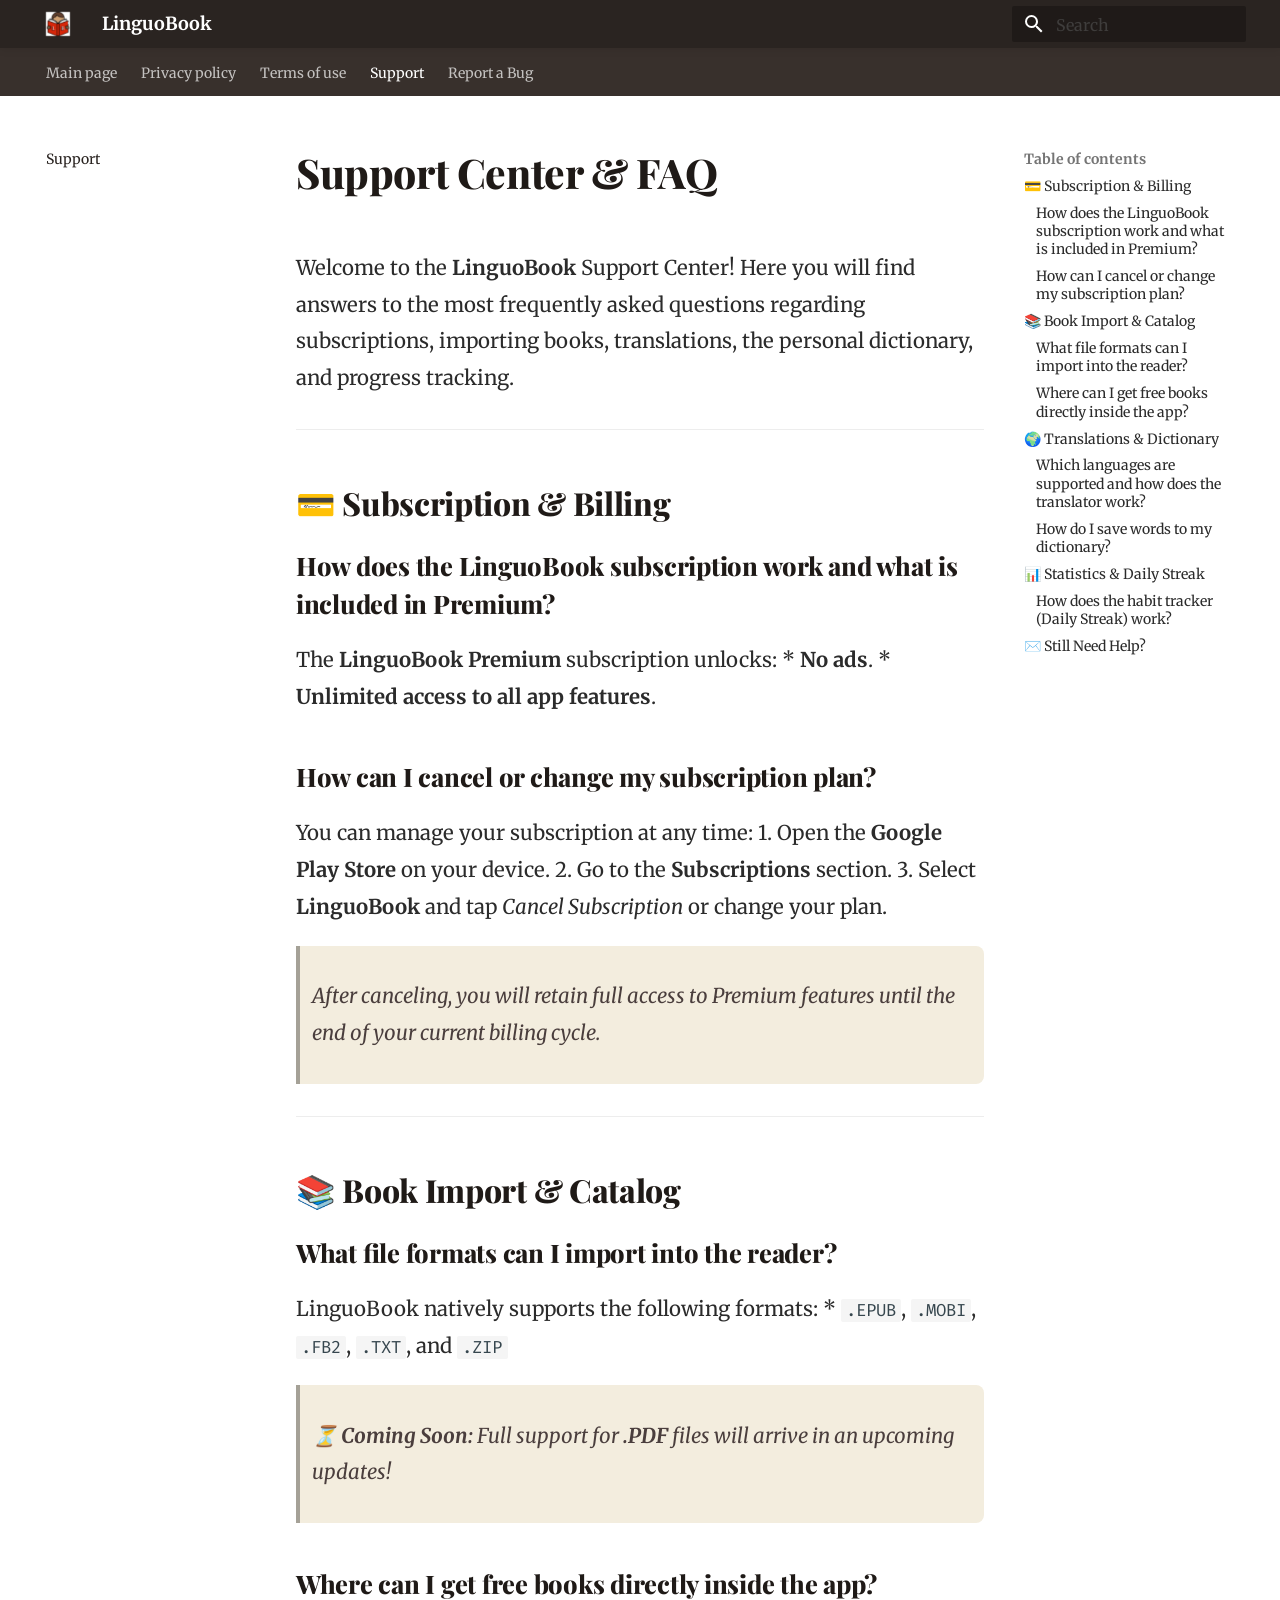
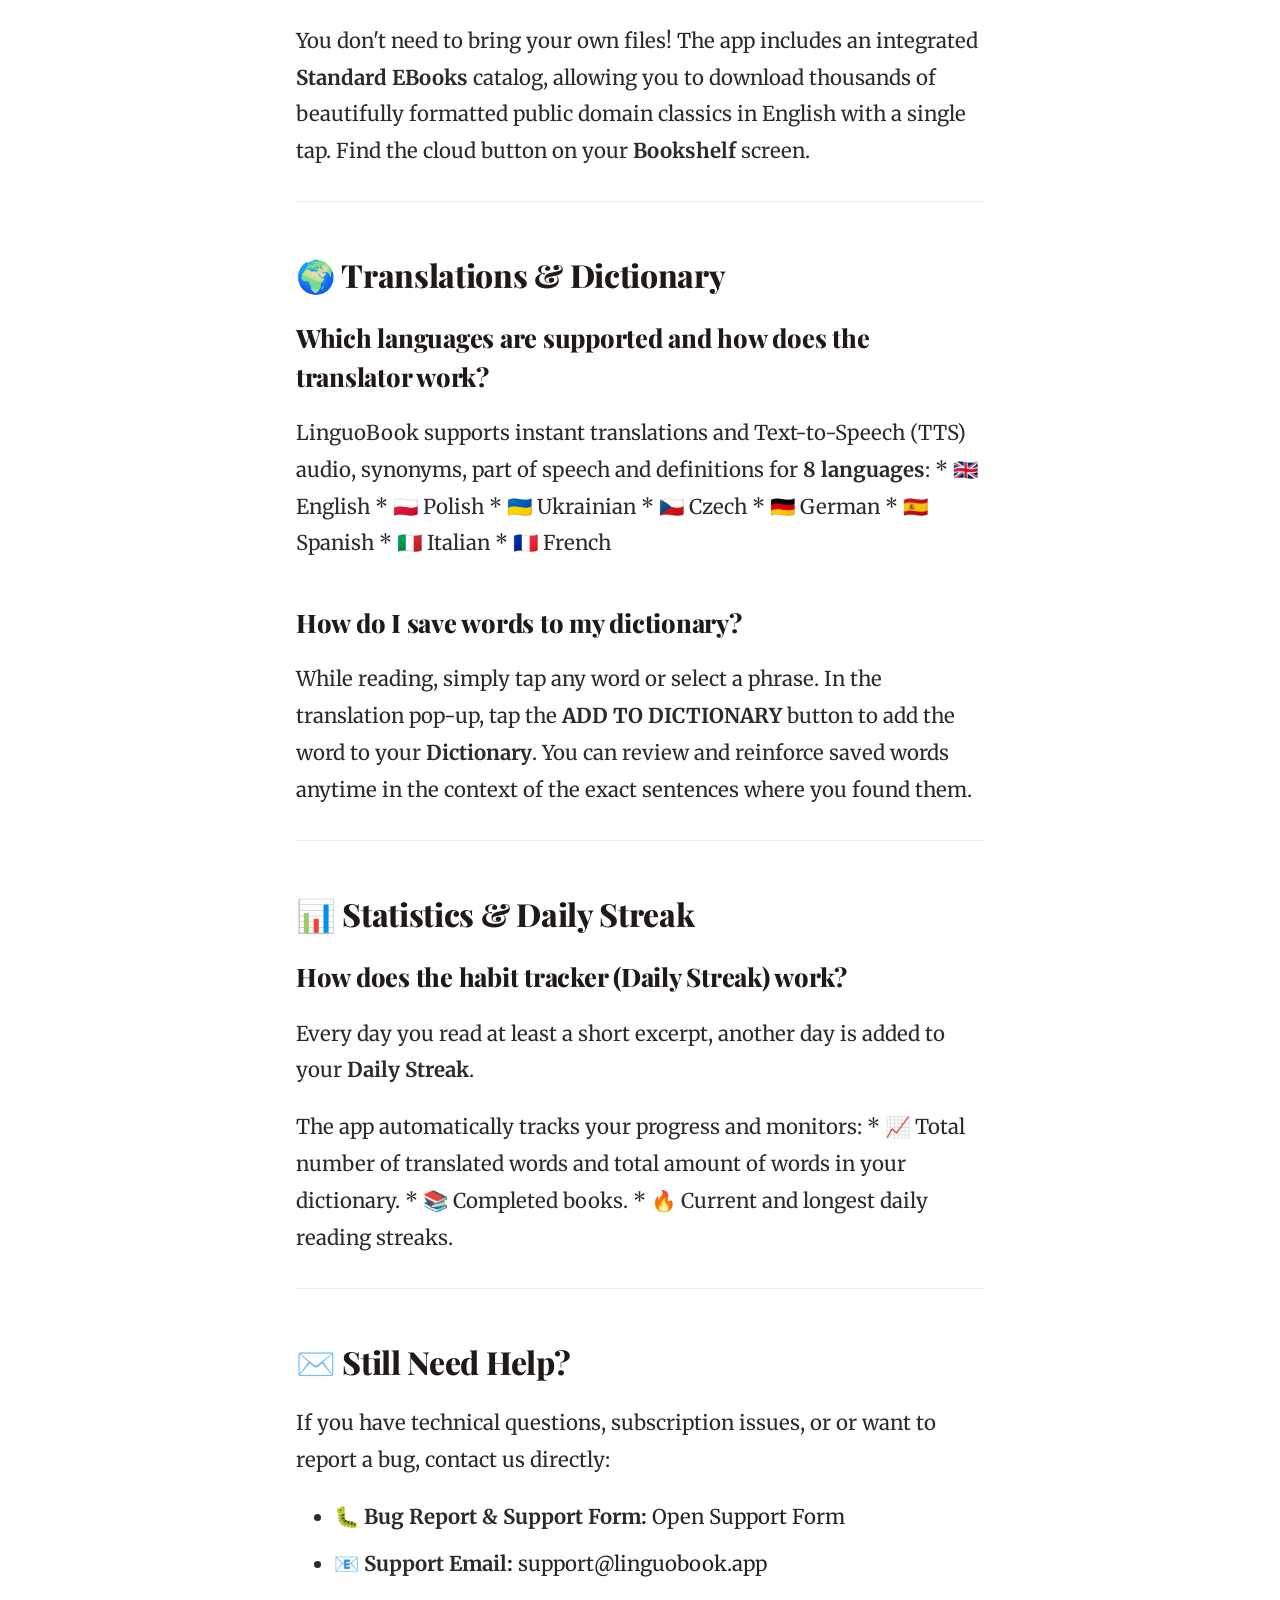
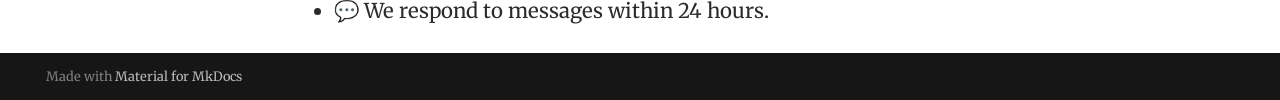
<file: support/index.html>
<!doctype html>
<html lang="en" class="no-js">
  <head>
    
      <meta charset="utf-8">
      <meta name="viewport" content="width=device-width,initial-scale=1">
      
        <meta name="description" content="Intelligent book reader with word translate feature">
      
      
        <meta name="author" content="Yehor Horin">
      
      
      
        <link rel="prev" href="../terms/">
      
      
        <link rel="next" href="../bug_report/">
      
      
        
      
      
      <link rel="icon" href="../assets/logo.png">
      <meta name="generator" content="mkdocs-1.6.1, mkdocs-material-9.7.7">
    
    
      
        <title>Support - LinguoBook</title>
      
    
    
      <link rel="stylesheet" href="../assets/stylesheets/main.ec1eaa64.min.css">
      
        
        <link rel="stylesheet" href="../assets/stylesheets/palette.ab4e12ef.min.css">
      
      


    
    
      
    
    
      
        
        
        <link rel="preconnect" href="https://fonts.gstatic.com" crossorigin>
        <link rel="stylesheet" href="https://fonts.googleapis.com/css?family=Merriweather:300,300i,400,400i,700,700i%7CFira+Code:400,400i,700,700i&display=fallback">
        <style>:root{--md-text-font:"Merriweather";--md-code-font:"Fira Code"}</style>
      
    
    
      <link rel="stylesheet" href="../stylesheets/book_theme.css">
    
    <script>__md_scope=new URL("..",location),__md_hash=e=>[...e].reduce(((e,_)=>(e<<5)-e+_.charCodeAt(0)),0),__md_get=(e,_=localStorage,t=__md_scope)=>JSON.parse(_.getItem(t.pathname+"."+e)),__md_set=(e,_,t=localStorage,a=__md_scope)=>{try{t.setItem(a.pathname+"."+e,JSON.stringify(_))}catch(e){}}</script>
    
      

    
    
  </head>
  
  
    
    
    
    
    
    <body dir="ltr" data-md-color-scheme="default" data-md-color-primary="custom" data-md-color-accent="custom">
  
    
    <input class="md-toggle" data-md-toggle="drawer" type="checkbox" id="__drawer" autocomplete="off">
    <input class="md-toggle" data-md-toggle="search" type="checkbox" id="__search" autocomplete="off">
    <label class="md-overlay" for="__drawer"></label>
    <div data-md-component="skip">
      
        
        <a href="#support-center-faq" class="md-skip">
          Skip to content
        </a>
      
    </div>
    <div data-md-component="announce">
      
    </div>
    
    
      

<header class="md-header" data-md-component="header">
  <nav class="md-header__inner md-grid" aria-label="Header">
    <a href=".." title="LinguoBook" class="md-header__button md-logo" aria-label="LinguoBook" data-md-component="logo">
      
  <img src="../assets/logo.png" alt="logo">

    </a>
    <label class="md-header__button md-icon" for="__drawer">
      
      <svg xmlns="http://www.w3.org/2000/svg" viewBox="0 0 24 24"><path d="M3 6h18v2H3zm0 5h18v2H3zm0 5h18v2H3z"/></svg>
    </label>
    <div class="md-header__title" data-md-component="header-title">
      <div class="md-header__ellipsis">
        <div class="md-header__topic">
          <span class="md-ellipsis">
            LinguoBook
          </span>
        </div>
        <div class="md-header__topic" data-md-component="header-topic">
          <span class="md-ellipsis">
            
              Support
            
          </span>
        </div>
      </div>
    </div>
    
      
    
    
    
    
      
      
        <label class="md-header__button md-icon" for="__search">
          
          <svg xmlns="http://www.w3.org/2000/svg" viewBox="0 0 24 24"><path d="M9.5 3A6.5 6.5 0 0 1 16 9.5c0 1.61-.59 3.09-1.56 4.23l.27.27h.79l5 5-1.5 1.5-5-5v-.79l-.27-.27A6.52 6.52 0 0 1 9.5 16 6.5 6.5 0 0 1 3 9.5 6.5 6.5 0 0 1 9.5 3m0 2C7 5 5 7 5 9.5S7 14 9.5 14 14 12 14 9.5 12 5 9.5 5"/></svg>
        </label>
        <div class="md-search" data-md-component="search" role="dialog">
  <label class="md-search__overlay" for="__search"></label>
  <div class="md-search__inner" role="search">
    <form class="md-search__form" name="search">
      <input type="text" class="md-search__input" name="query" aria-label="Search" placeholder="Search" autocapitalize="off" autocorrect="off" autocomplete="off" spellcheck="false" data-md-component="search-query" required>
      <label class="md-search__icon md-icon" for="__search">
        
        <svg xmlns="http://www.w3.org/2000/svg" viewBox="0 0 24 24"><path d="M9.5 3A6.5 6.5 0 0 1 16 9.5c0 1.61-.59 3.09-1.56 4.23l.27.27h.79l5 5-1.5 1.5-5-5v-.79l-.27-.27A6.52 6.52 0 0 1 9.5 16 6.5 6.5 0 0 1 3 9.5 6.5 6.5 0 0 1 9.5 3m0 2C7 5 5 7 5 9.5S7 14 9.5 14 14 12 14 9.5 12 5 9.5 5"/></svg>
        
        <svg xmlns="http://www.w3.org/2000/svg" viewBox="0 0 24 24"><path d="M20 11v2H8l5.5 5.5-1.42 1.42L4.16 12l7.92-7.92L13.5 5.5 8 11z"/></svg>
      </label>
      <nav class="md-search__options" aria-label="Search">
        
        <button type="reset" class="md-search__icon md-icon" title="Clear" aria-label="Clear" tabindex="-1">
          
          <svg xmlns="http://www.w3.org/2000/svg" viewBox="0 0 24 24"><path d="M19 6.41 17.59 5 12 10.59 6.41 5 5 6.41 10.59 12 5 17.59 6.41 19 12 13.41 17.59 19 19 17.59 13.41 12z"/></svg>
        </button>
      </nav>
      
    </form>
    <div class="md-search__output">
      <div class="md-search__scrollwrap" tabindex="0" data-md-scrollfix>
        <div class="md-search-result" data-md-component="search-result">
          <div class="md-search-result__meta">
            Initializing search
          </div>
          <ol class="md-search-result__list" role="presentation"></ol>
        </div>
      </div>
    </div>
  </div>
</div>
      
    
    
  </nav>
  
</header>
    
    <div class="md-container" data-md-component="container">
      
      
        
          
            
<nav class="md-tabs" aria-label="Tabs" data-md-component="tabs">
  <div class="md-grid">
    <ul class="md-tabs__list">
      
        
  
  
  
  
    <li class="md-tabs__item">
      <a href=".." class="md-tabs__link">
        
  
  
    
  
  Main page

      </a>
    </li>
  

      
        
  
  
  
  
    <li class="md-tabs__item">
      <a href="../policy/" class="md-tabs__link">
        
  
  
    
  
  Privacy policy

      </a>
    </li>
  

      
        
  
  
  
  
    <li class="md-tabs__item">
      <a href="../terms/" class="md-tabs__link">
        
  
  
    
  
  Terms of use

      </a>
    </li>
  

      
        
  
  
  
    
  
  
    <li class="md-tabs__item md-tabs__item--active">
      <a href="./" class="md-tabs__link">
        
  
  
    
  
  Support

      </a>
    </li>
  

      
        
  
  
  
  
    <li class="md-tabs__item">
      <a href="../bug_report/" class="md-tabs__link">
        
  
  
    
  
  Report a Bug

      </a>
    </li>
  

      
    </ul>
  </div>
</nav>
          
        
      
      <main class="md-main" data-md-component="main">
        <div class="md-main__inner md-grid">
          
            
              
              <div class="md-sidebar md-sidebar--primary" data-md-component="sidebar" data-md-type="navigation" >
                <div class="md-sidebar__scrollwrap">
                  <div class="md-sidebar__inner">
                    


  


<nav class="md-nav md-nav--primary md-nav--lifted" aria-label="Navigation" data-md-level="0">
  <label class="md-nav__title" for="__drawer">
    <a href=".." title="LinguoBook" class="md-nav__button md-logo" aria-label="LinguoBook" data-md-component="logo">
      
  <img src="../assets/logo.png" alt="logo">

    </a>
    LinguoBook
  </label>
  
  <ul class="md-nav__list" data-md-scrollfix>
    
      
      
  
  
  
  
    <li class="md-nav__item">
      <a href=".." class="md-nav__link">
        
  
  
  <span class="md-ellipsis">
    
  
    Main page
  

    
  </span>
  
  

      </a>
    </li>
  

    
      
      
  
  
  
  
    <li class="md-nav__item">
      <a href="../policy/" class="md-nav__link">
        
  
  
  <span class="md-ellipsis">
    
  
    Privacy policy
  

    
  </span>
  
  

      </a>
    </li>
  

    
      
      
  
  
  
  
    <li class="md-nav__item">
      <a href="../terms/" class="md-nav__link">
        
  
  
  <span class="md-ellipsis">
    
  
    Terms of use
  

    
  </span>
  
  

      </a>
    </li>
  

    
      
      
  
  
    
  
  
  
    <li class="md-nav__item md-nav__item--active">
      
      <input class="md-nav__toggle md-toggle" type="checkbox" id="__toc">
      
      
        
      
      
        <label class="md-nav__link md-nav__link--active" for="__toc">
          
  
  
  <span class="md-ellipsis">
    
  
    Support
  

    
  </span>
  
  

          <span class="md-nav__icon md-icon"></span>
        </label>
      
      <a href="./" class="md-nav__link md-nav__link--active">
        
  
  
  <span class="md-ellipsis">
    
  
    Support
  

    
  </span>
  
  

      </a>
      
        

<nav class="md-nav md-nav--secondary" aria-label="Table of contents">
  
  
  
    
  
  
    <label class="md-nav__title" for="__toc">
      <span class="md-nav__icon md-icon"></span>
      Table of contents
    </label>
    <ul class="md-nav__list" data-md-component="toc" data-md-scrollfix>
      
        <li class="md-nav__item">
  <a href="#subscription-billing" class="md-nav__link">
    <span class="md-ellipsis">
      
        💳 Subscription &amp; Billing
      
    </span>
  </a>
  
    <nav class="md-nav" aria-label="💳 Subscription &amp; Billing">
      <ul class="md-nav__list">
        
          <li class="md-nav__item">
  <a href="#how-does-the-linguobook-subscription-work-and-what-is-included-in-premium" class="md-nav__link">
    <span class="md-ellipsis">
      
        How does the LinguoBook subscription work and what is included in Premium?
      
    </span>
  </a>
  
</li>
        
          <li class="md-nav__item">
  <a href="#how-can-i-cancel-or-change-my-subscription-plan" class="md-nav__link">
    <span class="md-ellipsis">
      
        How can I cancel or change my subscription plan?
      
    </span>
  </a>
  
</li>
        
      </ul>
    </nav>
  
</li>
      
        <li class="md-nav__item">
  <a href="#book-import-catalog" class="md-nav__link">
    <span class="md-ellipsis">
      
        📚 Book Import &amp; Catalog
      
    </span>
  </a>
  
    <nav class="md-nav" aria-label="📚 Book Import &amp; Catalog">
      <ul class="md-nav__list">
        
          <li class="md-nav__item">
  <a href="#what-file-formats-can-i-import-into-the-reader" class="md-nav__link">
    <span class="md-ellipsis">
      
        What file formats can I import into the reader?
      
    </span>
  </a>
  
</li>
        
          <li class="md-nav__item">
  <a href="#where-can-i-get-free-books-directly-inside-the-app" class="md-nav__link">
    <span class="md-ellipsis">
      
        Where can I get free books directly inside the app?
      
    </span>
  </a>
  
</li>
        
      </ul>
    </nav>
  
</li>
      
        <li class="md-nav__item">
  <a href="#translations-dictionary" class="md-nav__link">
    <span class="md-ellipsis">
      
        🌍 Translations &amp; Dictionary
      
    </span>
  </a>
  
    <nav class="md-nav" aria-label="🌍 Translations &amp; Dictionary">
      <ul class="md-nav__list">
        
          <li class="md-nav__item">
  <a href="#which-languages-are-supported-and-how-does-the-translator-work" class="md-nav__link">
    <span class="md-ellipsis">
      
        Which languages are supported and how does the translator work?
      
    </span>
  </a>
  
</li>
        
          <li class="md-nav__item">
  <a href="#how-do-i-save-words-to-my-dictionary" class="md-nav__link">
    <span class="md-ellipsis">
      
        How do I save words to my dictionary?
      
    </span>
  </a>
  
</li>
        
      </ul>
    </nav>
  
</li>
      
        <li class="md-nav__item">
  <a href="#statistics-daily-streak" class="md-nav__link">
    <span class="md-ellipsis">
      
        📊 Statistics &amp; Daily Streak
      
    </span>
  </a>
  
    <nav class="md-nav" aria-label="📊 Statistics &amp; Daily Streak">
      <ul class="md-nav__list">
        
          <li class="md-nav__item">
  <a href="#how-does-the-habit-tracker-daily-streak-work" class="md-nav__link">
    <span class="md-ellipsis">
      
        How does the habit tracker (Daily Streak) work?
      
    </span>
  </a>
  
</li>
        
      </ul>
    </nav>
  
</li>
      
        <li class="md-nav__item">
  <a href="#still-need-help" class="md-nav__link">
    <span class="md-ellipsis">
      
        ✉️ Still Need Help?
      
    </span>
  </a>
  
</li>
      
    </ul>
  
</nav>
      
    </li>
  

    
      
      
  
  
  
  
    <li class="md-nav__item">
      <a href="../bug_report/" class="md-nav__link">
        
  
  
  <span class="md-ellipsis">
    
  
    Report a Bug
  

    
  </span>
  
  

      </a>
    </li>
  

    
  </ul>
</nav>
                  </div>
                </div>
              </div>
            
            
              
              <div class="md-sidebar md-sidebar--secondary" data-md-component="sidebar" data-md-type="toc" >
                <div class="md-sidebar__scrollwrap">
                  <div class="md-sidebar__inner">
                    

<nav class="md-nav md-nav--secondary" aria-label="Table of contents">
  
  
  
    
  
  
    <label class="md-nav__title" for="__toc">
      <span class="md-nav__icon md-icon"></span>
      Table of contents
    </label>
    <ul class="md-nav__list" data-md-component="toc" data-md-scrollfix>
      
        <li class="md-nav__item">
  <a href="#subscription-billing" class="md-nav__link">
    <span class="md-ellipsis">
      
        💳 Subscription &amp; Billing
      
    </span>
  </a>
  
    <nav class="md-nav" aria-label="💳 Subscription &amp; Billing">
      <ul class="md-nav__list">
        
          <li class="md-nav__item">
  <a href="#how-does-the-linguobook-subscription-work-and-what-is-included-in-premium" class="md-nav__link">
    <span class="md-ellipsis">
      
        How does the LinguoBook subscription work and what is included in Premium?
      
    </span>
  </a>
  
</li>
        
          <li class="md-nav__item">
  <a href="#how-can-i-cancel-or-change-my-subscription-plan" class="md-nav__link">
    <span class="md-ellipsis">
      
        How can I cancel or change my subscription plan?
      
    </span>
  </a>
  
</li>
        
      </ul>
    </nav>
  
</li>
      
        <li class="md-nav__item">
  <a href="#book-import-catalog" class="md-nav__link">
    <span class="md-ellipsis">
      
        📚 Book Import &amp; Catalog
      
    </span>
  </a>
  
    <nav class="md-nav" aria-label="📚 Book Import &amp; Catalog">
      <ul class="md-nav__list">
        
          <li class="md-nav__item">
  <a href="#what-file-formats-can-i-import-into-the-reader" class="md-nav__link">
    <span class="md-ellipsis">
      
        What file formats can I import into the reader?
      
    </span>
  </a>
  
</li>
        
          <li class="md-nav__item">
  <a href="#where-can-i-get-free-books-directly-inside-the-app" class="md-nav__link">
    <span class="md-ellipsis">
      
        Where can I get free books directly inside the app?
      
    </span>
  </a>
  
</li>
        
      </ul>
    </nav>
  
</li>
      
        <li class="md-nav__item">
  <a href="#translations-dictionary" class="md-nav__link">
    <span class="md-ellipsis">
      
        🌍 Translations &amp; Dictionary
      
    </span>
  </a>
  
    <nav class="md-nav" aria-label="🌍 Translations &amp; Dictionary">
      <ul class="md-nav__list">
        
          <li class="md-nav__item">
  <a href="#which-languages-are-supported-and-how-does-the-translator-work" class="md-nav__link">
    <span class="md-ellipsis">
      
        Which languages are supported and how does the translator work?
      
    </span>
  </a>
  
</li>
        
          <li class="md-nav__item">
  <a href="#how-do-i-save-words-to-my-dictionary" class="md-nav__link">
    <span class="md-ellipsis">
      
        How do I save words to my dictionary?
      
    </span>
  </a>
  
</li>
        
      </ul>
    </nav>
  
</li>
      
        <li class="md-nav__item">
  <a href="#statistics-daily-streak" class="md-nav__link">
    <span class="md-ellipsis">
      
        📊 Statistics &amp; Daily Streak
      
    </span>
  </a>
  
    <nav class="md-nav" aria-label="📊 Statistics &amp; Daily Streak">
      <ul class="md-nav__list">
        
          <li class="md-nav__item">
  <a href="#how-does-the-habit-tracker-daily-streak-work" class="md-nav__link">
    <span class="md-ellipsis">
      
        How does the habit tracker (Daily Streak) work?
      
    </span>
  </a>
  
</li>
        
      </ul>
    </nav>
  
</li>
      
        <li class="md-nav__item">
  <a href="#still-need-help" class="md-nav__link">
    <span class="md-ellipsis">
      
        ✉️ Still Need Help?
      
    </span>
  </a>
  
</li>
      
    </ul>
  
</nav>
                  </div>
                </div>
              </div>
            
          
          
            <div class="md-content" data-md-component="content">
              
              <article class="md-content__inner md-typeset">
                
                  



<h1 id="support-center-faq">Support Center &amp; FAQ</h1>
<p>Welcome to the <strong>LinguoBook</strong> Support Center! Here you will find answers to the most frequently asked questions regarding subscriptions, importing books, translations, the personal dictionary, and progress tracking.</p>
<hr />
<h2 id="subscription-billing">💳 Subscription &amp; Billing</h2>
<h3 id="how-does-the-linguobook-subscription-work-and-what-is-included-in-premium">How does the LinguoBook subscription work and what is included in Premium?</h3>
<p>The <strong>LinguoBook Premium</strong> subscription unlocks:
* <strong>No ads</strong>.
* <strong>Unlimited access to all app features</strong>.</p>
<h3 id="how-can-i-cancel-or-change-my-subscription-plan">How can I cancel or change my subscription plan?</h3>
<p>You can manage your subscription at any time:
1. Open the <strong>Google Play Store</strong> on your device.
2. Go to the <strong>Subscriptions</strong> section.
3. Select <strong>LinguoBook</strong> and tap <em>Cancel Subscription</em> or change your plan.</p>
<blockquote>
<p>After canceling, you will retain full access to Premium features until the end of your current billing cycle.</p>
</blockquote>
<hr />
<h2 id="book-import-catalog">📚 Book Import &amp; Catalog</h2>
<h3 id="what-file-formats-can-i-import-into-the-reader">What file formats can I import into the reader?</h3>
<p>LinguoBook natively supports the following formats:
* <code>.EPUB</code>, <code>.MOBI</code>, <code>.FB2</code>, <code>.TXT</code>, and <code>.ZIP</code></p>
<blockquote>
<p>⏳ <strong>Coming Soon:</strong> Full support for <strong>.PDF</strong> files will arrive in an upcoming updates!</p>
</blockquote>
<h3 id="where-can-i-get-free-books-directly-inside-the-app">Where can I get free books directly inside the app?</h3>
<p>You don't need to bring your own files! The app includes an integrated <strong>Standard EBooks</strong> catalog, allowing you to download thousands of beautifully formatted public domain classics in English with a single tap. Find the cloud button on your <strong>Bookshelf</strong> screen.</p>
<hr />
<h2 id="translations-dictionary">🌍 Translations &amp; Dictionary</h2>
<h3 id="which-languages-are-supported-and-how-does-the-translator-work">Which languages are supported and how does the translator work?</h3>
<p>LinguoBook supports instant translations and Text-to-Speech (TTS) audio, synonyms, part of speech and definitions for <strong>8 languages</strong>:
* 🇬🇧 English
* 🇵🇱 Polish
* 🇺🇦 Ukrainian
* 🇨🇿 Czech
* 🇩🇪 German
* 🇪🇸 Spanish
* 🇮🇹 Italian
* 🇫🇷 French</p>
<h3 id="how-do-i-save-words-to-my-dictionary">How do I save words to my dictionary?</h3>
<p>While reading, simply tap any word or select a phrase. In the translation pop-up, tap the <strong>ADD TO DICTIONARY</strong> button to add the word to your <strong>Dictionary</strong>. You can review and reinforce saved words anytime in the context of the exact sentences where you found them.</p>
<hr />
<h2 id="statistics-daily-streak">📊 Statistics &amp; Daily Streak</h2>
<h3 id="how-does-the-habit-tracker-daily-streak-work">How does the habit tracker (Daily Streak) work?</h3>
<p>Every day you read at least a short excerpt, another day is added to your <strong>Daily Streak</strong>.</p>
<p>The app automatically tracks your progress and monitors:
* 📈 Total number of translated words and total amount of words in your dictionary.
* 📚 Completed books.
* 🔥 Current and longest daily reading streaks.</p>
<hr />
<h2 id="still-need-help">✉️ Still Need Help?</h2>
<p>If you have technical questions, subscription issues, or or want to report a bug, contact us directly:</p>
<ul>
<li>🐛 <strong>Bug Report &amp; Support Form:</strong> <a href="../bug_report/">Open Support Form</a></li>
<li>📧 <strong>Support Email:</strong> <a href="mailto:support@linguobook.app">support@linguobook.app</a></li>
<li>💬 We respond to messages within 24 hours.</li>
</ul>












                
              </article>
            </div>
          
          
<script>var target=document.getElementById(location.hash.slice(1));target&&target.name&&(target.checked=target.name.startsWith("__tabbed_"))</script>
        </div>
        
          <button type="button" class="md-top md-icon" data-md-component="top" hidden>
  
  <svg xmlns="http://www.w3.org/2000/svg" viewBox="0 0 24 24"><path d="M13 20h-2V8l-5.5 5.5-1.42-1.42L12 4.16l7.92 7.92-1.42 1.42L13 8z"/></svg>
  Back to top
</button>
        
      </main>
      
        <footer class="md-footer">
  
  <div class="md-footer-meta md-typeset">
    <div class="md-footer-meta__inner md-grid">
      <div class="md-copyright">
  
  
    Made with
    <a href="https://squidfunk.github.io/mkdocs-material/" target="_blank" rel="noopener">
      Material for MkDocs
    </a>
  
</div>
      
    </div>
  </div>
</footer>
      
    </div>
    <div class="md-dialog" data-md-component="dialog">
      <div class="md-dialog__inner md-typeset"></div>
    </div>
    
    
    
      
      
      <script id="__config" type="application/json">{"annotate": null, "base": "..", "features": ["navigation.tabs", "navigation.top"], "search": "../assets/javascripts/workers/search.2c215733.min.js", "tags": null, "translations": {"clipboard.copied": "Copied to clipboard", "clipboard.copy": "Copy to clipboard", "search.result.more.one": "1 more on this page", "search.result.more.other": "# more on this page", "search.result.none": "No matching documents", "search.result.one": "1 matching document", "search.result.other": "# matching documents", "search.result.placeholder": "Type to start searching", "search.result.term.missing": "Missing", "select.version": "Select version"}, "version": null}</script>
    
    
      <script src="../assets/javascripts/bundle.d7400e89.min.js"></script>
      
    
  </body>
</html>
</file>
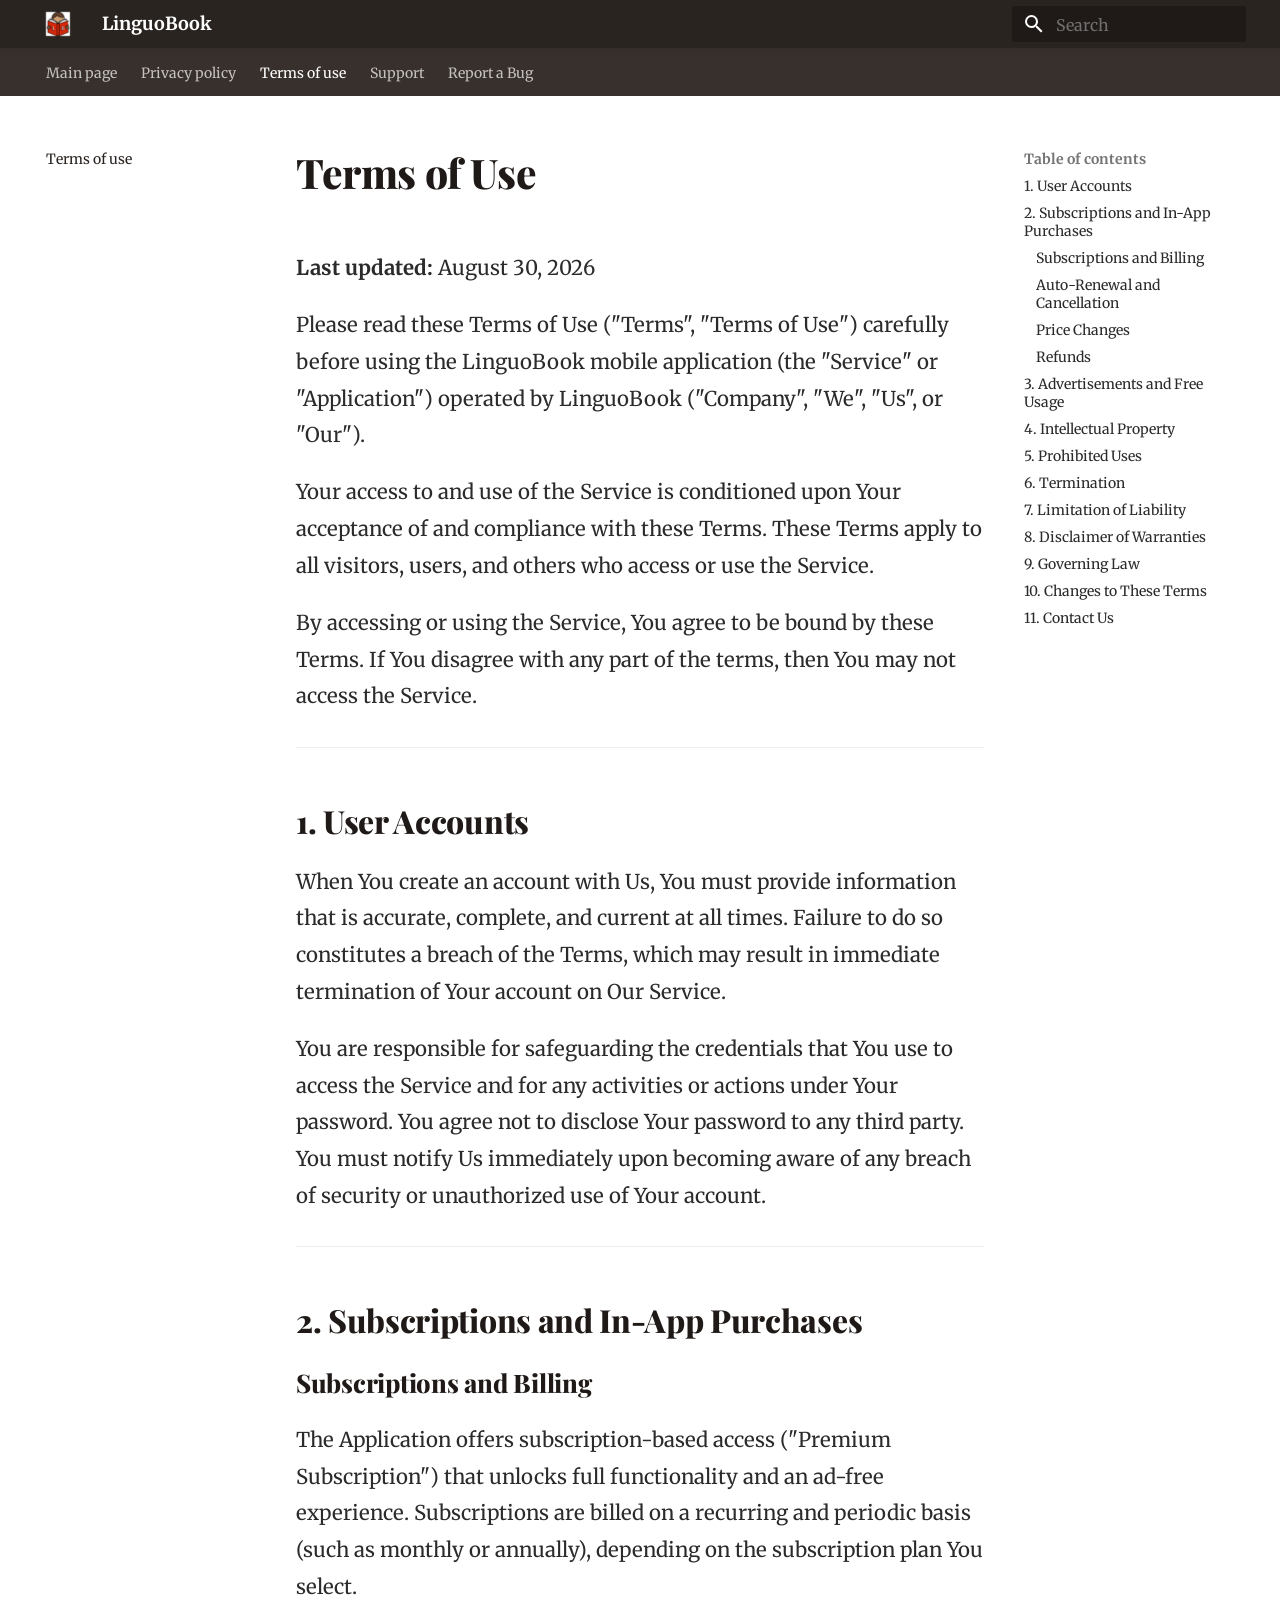
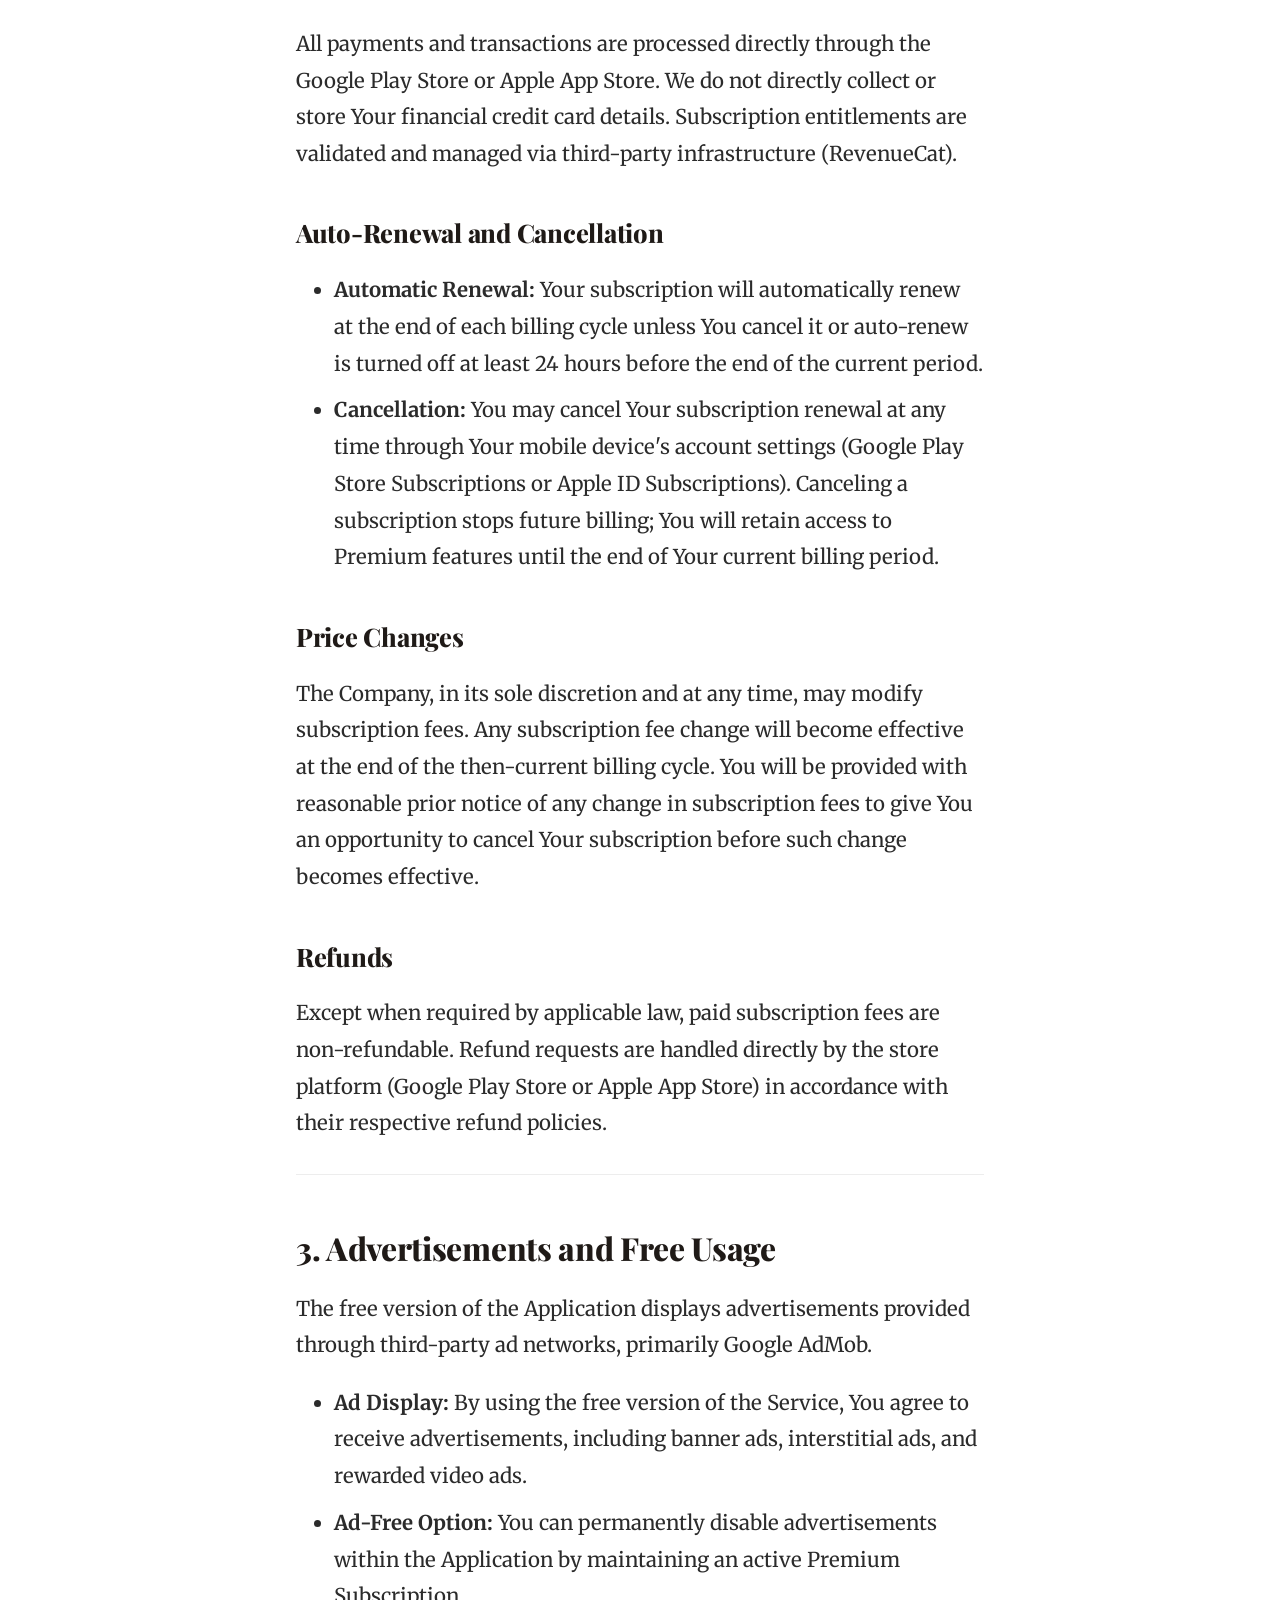
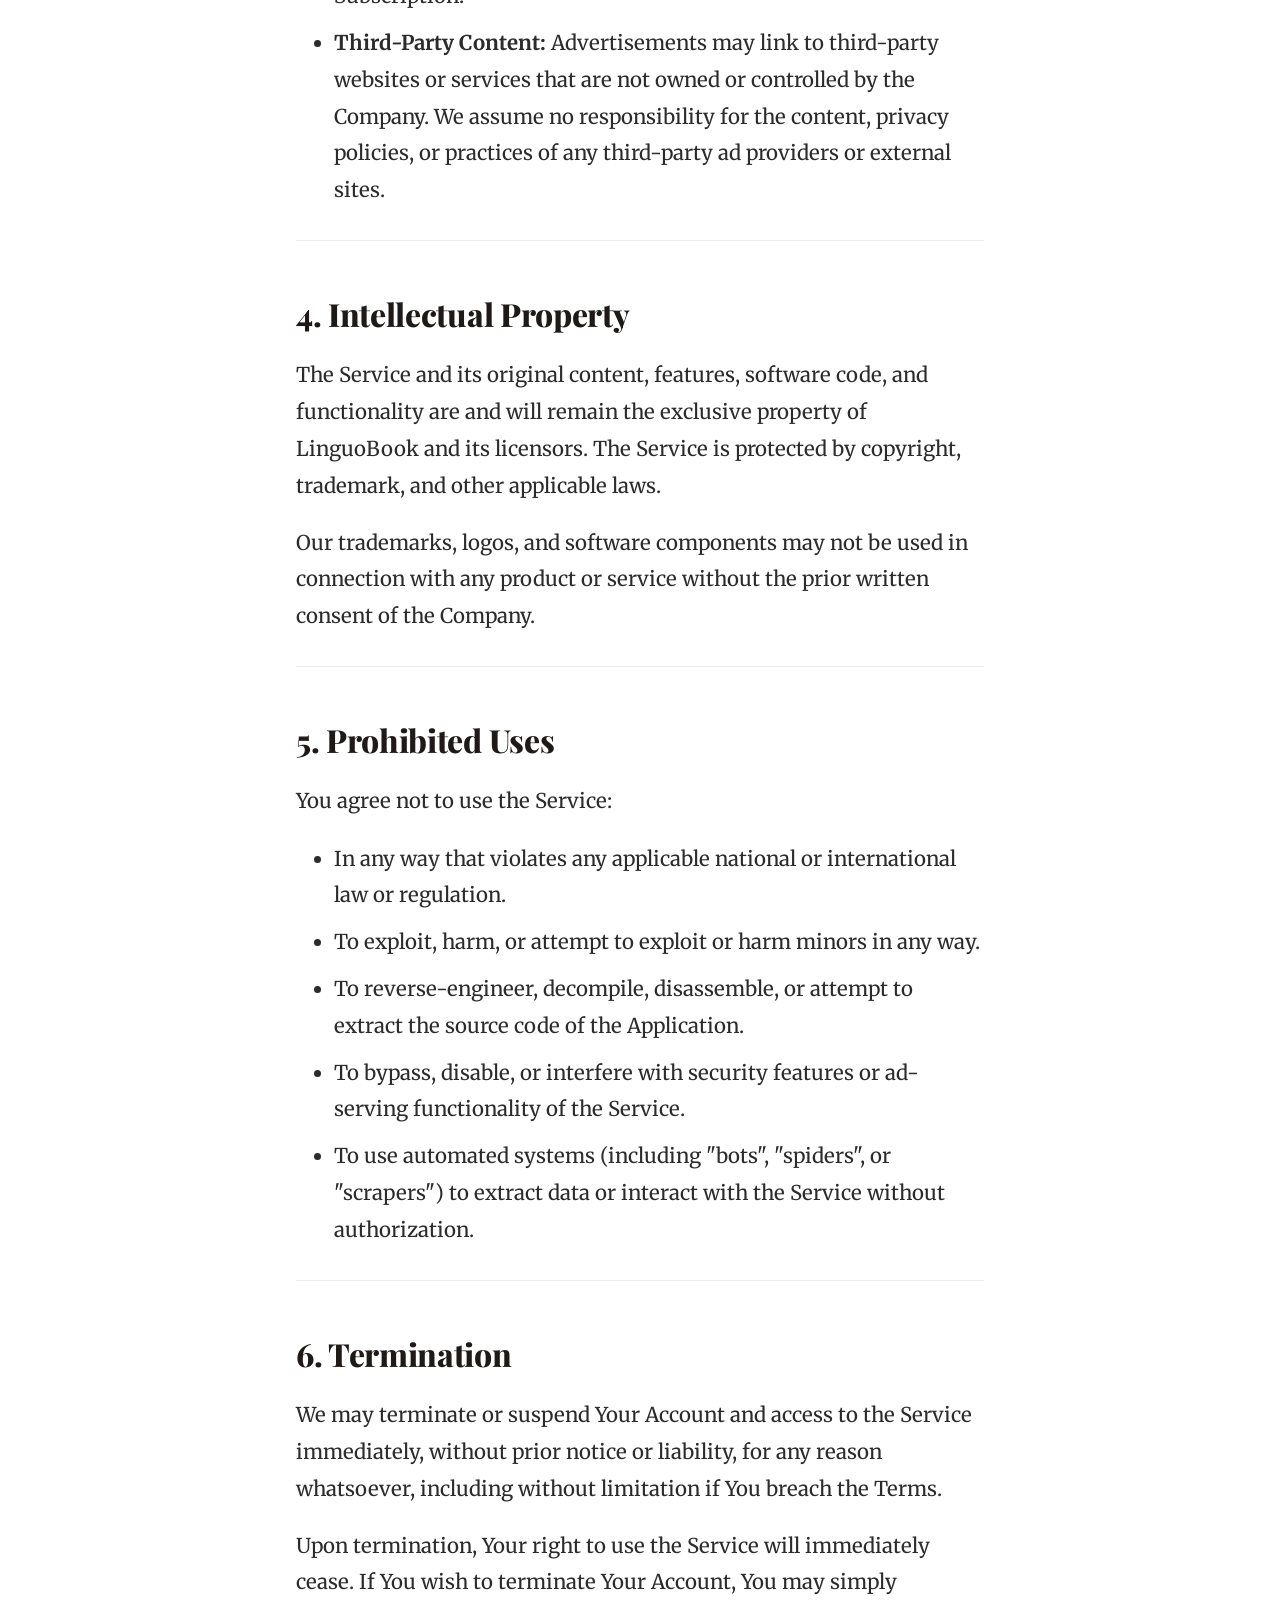
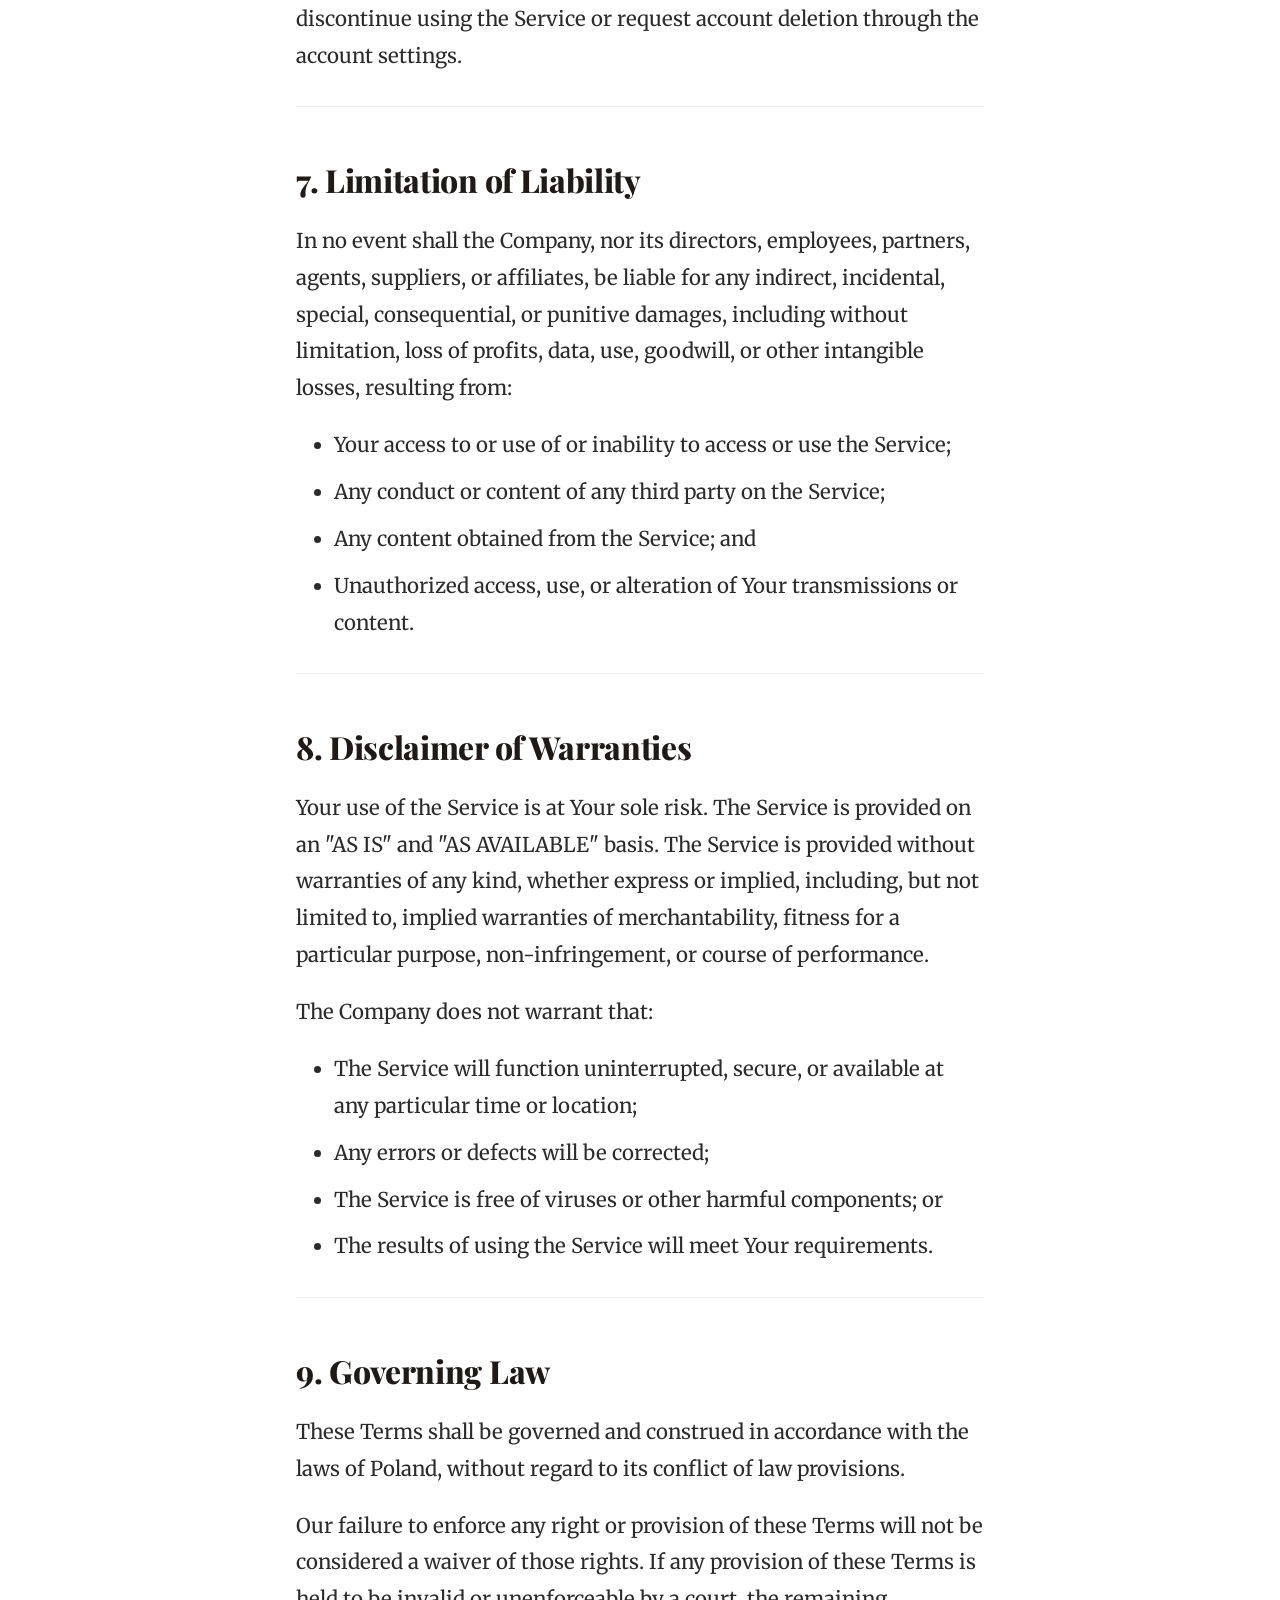
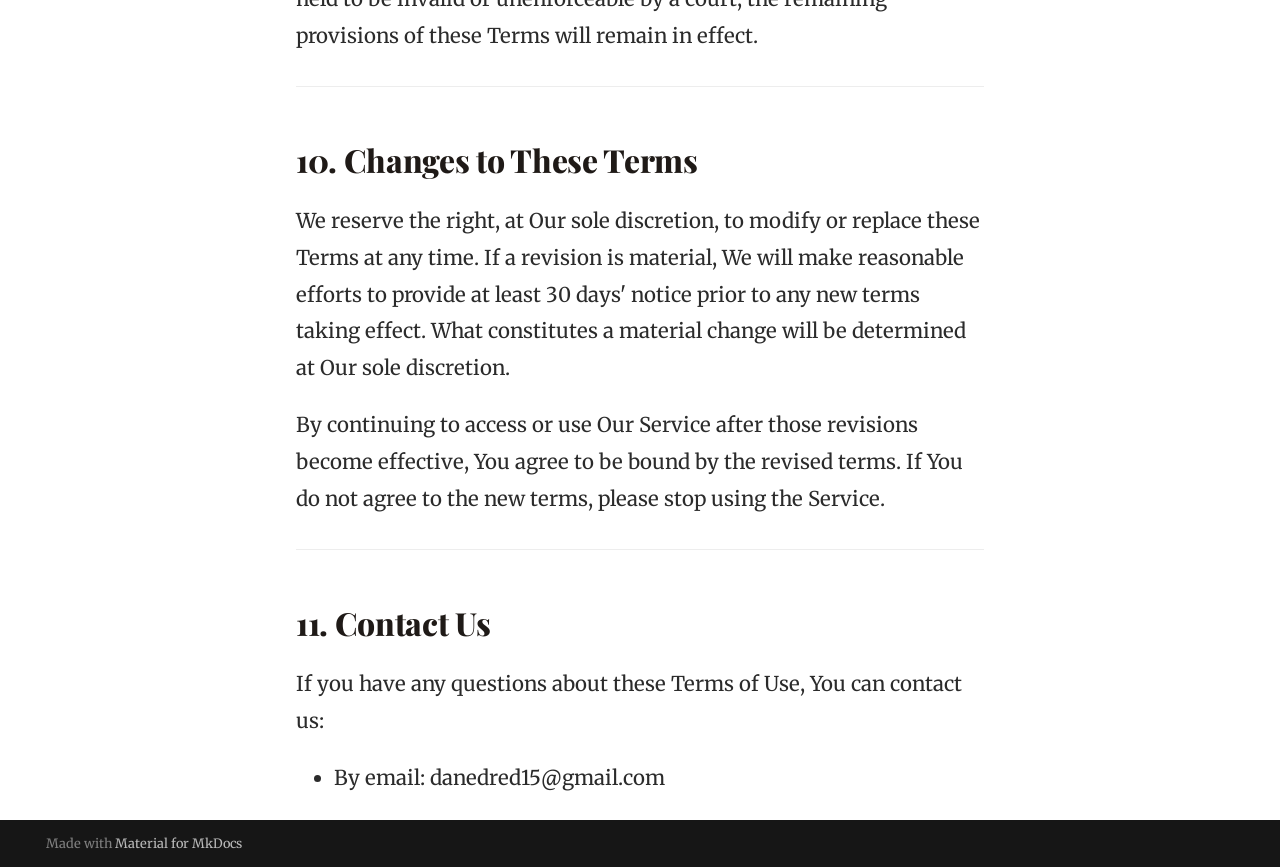
<file: terms/index.html>
<!doctype html>
<html lang="en" class="no-js">
  <head>
    
      <meta charset="utf-8">
      <meta name="viewport" content="width=device-width,initial-scale=1">
      
        <meta name="description" content="Intelligent book reader with word translate feature">
      
      
        <meta name="author" content="Yehor Horin">
      
      
      
        <link rel="prev" href="../policy/">
      
      
        <link rel="next" href="../support/">
      
      
        
      
      
      <link rel="icon" href="../assets/logo.png">
      <meta name="generator" content="mkdocs-1.6.1, mkdocs-material-9.7.7">
    
    
      
        <title>Terms of use - LinguoBook</title>
      
    
    
      <link rel="stylesheet" href="../assets/stylesheets/main.ec1eaa64.min.css">
      
        
        <link rel="stylesheet" href="../assets/stylesheets/palette.ab4e12ef.min.css">
      
      


    
    
      
    
    
      
        
        
        <link rel="preconnect" href="https://fonts.gstatic.com" crossorigin>
        <link rel="stylesheet" href="https://fonts.googleapis.com/css?family=Merriweather:300,300i,400,400i,700,700i%7CFira+Code:400,400i,700,700i&display=fallback">
        <style>:root{--md-text-font:"Merriweather";--md-code-font:"Fira Code"}</style>
      
    
    
      <link rel="stylesheet" href="../stylesheets/book_theme.css">
    
    <script>__md_scope=new URL("..",location),__md_hash=e=>[...e].reduce(((e,_)=>(e<<5)-e+_.charCodeAt(0)),0),__md_get=(e,_=localStorage,t=__md_scope)=>JSON.parse(_.getItem(t.pathname+"."+e)),__md_set=(e,_,t=localStorage,a=__md_scope)=>{try{t.setItem(a.pathname+"."+e,JSON.stringify(_))}catch(e){}}</script>
    
      

    
    
  </head>
  
  
    
    
    
    
    
    <body dir="ltr" data-md-color-scheme="default" data-md-color-primary="custom" data-md-color-accent="custom">
  
    
    <input class="md-toggle" data-md-toggle="drawer" type="checkbox" id="__drawer" autocomplete="off">
    <input class="md-toggle" data-md-toggle="search" type="checkbox" id="__search" autocomplete="off">
    <label class="md-overlay" for="__drawer"></label>
    <div data-md-component="skip">
      
        
        <a href="#terms-of-use" class="md-skip">
          Skip to content
        </a>
      
    </div>
    <div data-md-component="announce">
      
    </div>
    
    
      

<header class="md-header" data-md-component="header">
  <nav class="md-header__inner md-grid" aria-label="Header">
    <a href=".." title="LinguoBook" class="md-header__button md-logo" aria-label="LinguoBook" data-md-component="logo">
      
  <img src="../assets/logo.png" alt="logo">

    </a>
    <label class="md-header__button md-icon" for="__drawer">
      
      <svg xmlns="http://www.w3.org/2000/svg" viewBox="0 0 24 24"><path d="M3 6h18v2H3zm0 5h18v2H3zm0 5h18v2H3z"/></svg>
    </label>
    <div class="md-header__title" data-md-component="header-title">
      <div class="md-header__ellipsis">
        <div class="md-header__topic">
          <span class="md-ellipsis">
            LinguoBook
          </span>
        </div>
        <div class="md-header__topic" data-md-component="header-topic">
          <span class="md-ellipsis">
            
              Terms of use
            
          </span>
        </div>
      </div>
    </div>
    
      
    
    
    
    
      
      
        <label class="md-header__button md-icon" for="__search">
          
          <svg xmlns="http://www.w3.org/2000/svg" viewBox="0 0 24 24"><path d="M9.5 3A6.5 6.5 0 0 1 16 9.5c0 1.61-.59 3.09-1.56 4.23l.27.27h.79l5 5-1.5 1.5-5-5v-.79l-.27-.27A6.52 6.52 0 0 1 9.5 16 6.5 6.5 0 0 1 3 9.5 6.5 6.5 0 0 1 9.5 3m0 2C7 5 5 7 5 9.5S7 14 9.5 14 14 12 14 9.5 12 5 9.5 5"/></svg>
        </label>
        <div class="md-search" data-md-component="search" role="dialog">
  <label class="md-search__overlay" for="__search"></label>
  <div class="md-search__inner" role="search">
    <form class="md-search__form" name="search">
      <input type="text" class="md-search__input" name="query" aria-label="Search" placeholder="Search" autocapitalize="off" autocorrect="off" autocomplete="off" spellcheck="false" data-md-component="search-query" required>
      <label class="md-search__icon md-icon" for="__search">
        
        <svg xmlns="http://www.w3.org/2000/svg" viewBox="0 0 24 24"><path d="M9.5 3A6.5 6.5 0 0 1 16 9.5c0 1.61-.59 3.09-1.56 4.23l.27.27h.79l5 5-1.5 1.5-5-5v-.79l-.27-.27A6.52 6.52 0 0 1 9.5 16 6.5 6.5 0 0 1 3 9.5 6.5 6.5 0 0 1 9.5 3m0 2C7 5 5 7 5 9.5S7 14 9.5 14 14 12 14 9.5 12 5 9.5 5"/></svg>
        
        <svg xmlns="http://www.w3.org/2000/svg" viewBox="0 0 24 24"><path d="M20 11v2H8l5.5 5.5-1.42 1.42L4.16 12l7.92-7.92L13.5 5.5 8 11z"/></svg>
      </label>
      <nav class="md-search__options" aria-label="Search">
        
        <button type="reset" class="md-search__icon md-icon" title="Clear" aria-label="Clear" tabindex="-1">
          
          <svg xmlns="http://www.w3.org/2000/svg" viewBox="0 0 24 24"><path d="M19 6.41 17.59 5 12 10.59 6.41 5 5 6.41 10.59 12 5 17.59 6.41 19 12 13.41 17.59 19 19 17.59 13.41 12z"/></svg>
        </button>
      </nav>
      
    </form>
    <div class="md-search__output">
      <div class="md-search__scrollwrap" tabindex="0" data-md-scrollfix>
        <div class="md-search-result" data-md-component="search-result">
          <div class="md-search-result__meta">
            Initializing search
          </div>
          <ol class="md-search-result__list" role="presentation"></ol>
        </div>
      </div>
    </div>
  </div>
</div>
      
    
    
  </nav>
  
</header>
    
    <div class="md-container" data-md-component="container">
      
      
        
          
            
<nav class="md-tabs" aria-label="Tabs" data-md-component="tabs">
  <div class="md-grid">
    <ul class="md-tabs__list">
      
        
  
  
  
  
    <li class="md-tabs__item">
      <a href=".." class="md-tabs__link">
        
  
  
    
  
  Main page

      </a>
    </li>
  

      
        
  
  
  
  
    <li class="md-tabs__item">
      <a href="../policy/" class="md-tabs__link">
        
  
  
    
  
  Privacy policy

      </a>
    </li>
  

      
        
  
  
  
    
  
  
    <li class="md-tabs__item md-tabs__item--active">
      <a href="./" class="md-tabs__link">
        
  
  
    
  
  Terms of use

      </a>
    </li>
  

      
        
  
  
  
  
    <li class="md-tabs__item">
      <a href="../support/" class="md-tabs__link">
        
  
  
    
  
  Support

      </a>
    </li>
  

      
        
  
  
  
  
    <li class="md-tabs__item">
      <a href="../bug_report/" class="md-tabs__link">
        
  
  
    
  
  Report a Bug

      </a>
    </li>
  

      
    </ul>
  </div>
</nav>
          
        
      
      <main class="md-main" data-md-component="main">
        <div class="md-main__inner md-grid">
          
            
              
              <div class="md-sidebar md-sidebar--primary" data-md-component="sidebar" data-md-type="navigation" >
                <div class="md-sidebar__scrollwrap">
                  <div class="md-sidebar__inner">
                    


  


<nav class="md-nav md-nav--primary md-nav--lifted" aria-label="Navigation" data-md-level="0">
  <label class="md-nav__title" for="__drawer">
    <a href=".." title="LinguoBook" class="md-nav__button md-logo" aria-label="LinguoBook" data-md-component="logo">
      
  <img src="../assets/logo.png" alt="logo">

    </a>
    LinguoBook
  </label>
  
  <ul class="md-nav__list" data-md-scrollfix>
    
      
      
  
  
  
  
    <li class="md-nav__item">
      <a href=".." class="md-nav__link">
        
  
  
  <span class="md-ellipsis">
    
  
    Main page
  

    
  </span>
  
  

      </a>
    </li>
  

    
      
      
  
  
  
  
    <li class="md-nav__item">
      <a href="../policy/" class="md-nav__link">
        
  
  
  <span class="md-ellipsis">
    
  
    Privacy policy
  

    
  </span>
  
  

      </a>
    </li>
  

    
      
      
  
  
    
  
  
  
    <li class="md-nav__item md-nav__item--active">
      
      <input class="md-nav__toggle md-toggle" type="checkbox" id="__toc">
      
      
        
      
      
        <label class="md-nav__link md-nav__link--active" for="__toc">
          
  
  
  <span class="md-ellipsis">
    
  
    Terms of use
  

    
  </span>
  
  

          <span class="md-nav__icon md-icon"></span>
        </label>
      
      <a href="./" class="md-nav__link md-nav__link--active">
        
  
  
  <span class="md-ellipsis">
    
  
    Terms of use
  

    
  </span>
  
  

      </a>
      
        

<nav class="md-nav md-nav--secondary" aria-label="Table of contents">
  
  
  
    
  
  
    <label class="md-nav__title" for="__toc">
      <span class="md-nav__icon md-icon"></span>
      Table of contents
    </label>
    <ul class="md-nav__list" data-md-component="toc" data-md-scrollfix>
      
        <li class="md-nav__item">
  <a href="#1-user-accounts" class="md-nav__link">
    <span class="md-ellipsis">
      
        1. User Accounts
      
    </span>
  </a>
  
</li>
      
        <li class="md-nav__item">
  <a href="#2-subscriptions-and-in-app-purchases" class="md-nav__link">
    <span class="md-ellipsis">
      
        2. Subscriptions and In-App Purchases
      
    </span>
  </a>
  
    <nav class="md-nav" aria-label="2. Subscriptions and In-App Purchases">
      <ul class="md-nav__list">
        
          <li class="md-nav__item">
  <a href="#subscriptions-and-billing" class="md-nav__link">
    <span class="md-ellipsis">
      
        Subscriptions and Billing
      
    </span>
  </a>
  
</li>
        
          <li class="md-nav__item">
  <a href="#auto-renewal-and-cancellation" class="md-nav__link">
    <span class="md-ellipsis">
      
        Auto-Renewal and Cancellation
      
    </span>
  </a>
  
</li>
        
          <li class="md-nav__item">
  <a href="#price-changes" class="md-nav__link">
    <span class="md-ellipsis">
      
        Price Changes
      
    </span>
  </a>
  
</li>
        
          <li class="md-nav__item">
  <a href="#refunds" class="md-nav__link">
    <span class="md-ellipsis">
      
        Refunds
      
    </span>
  </a>
  
</li>
        
      </ul>
    </nav>
  
</li>
      
        <li class="md-nav__item">
  <a href="#3-advertisements-and-free-usage" class="md-nav__link">
    <span class="md-ellipsis">
      
        3. Advertisements and Free Usage
      
    </span>
  </a>
  
</li>
      
        <li class="md-nav__item">
  <a href="#4-intellectual-property" class="md-nav__link">
    <span class="md-ellipsis">
      
        4. Intellectual Property
      
    </span>
  </a>
  
</li>
      
        <li class="md-nav__item">
  <a href="#5-prohibited-uses" class="md-nav__link">
    <span class="md-ellipsis">
      
        5. Prohibited Uses
      
    </span>
  </a>
  
</li>
      
        <li class="md-nav__item">
  <a href="#6-termination" class="md-nav__link">
    <span class="md-ellipsis">
      
        6. Termination
      
    </span>
  </a>
  
</li>
      
        <li class="md-nav__item">
  <a href="#7-limitation-of-liability" class="md-nav__link">
    <span class="md-ellipsis">
      
        7. Limitation of Liability
      
    </span>
  </a>
  
</li>
      
        <li class="md-nav__item">
  <a href="#8-disclaimer-of-warranties" class="md-nav__link">
    <span class="md-ellipsis">
      
        8. Disclaimer of Warranties
      
    </span>
  </a>
  
</li>
      
        <li class="md-nav__item">
  <a href="#9-governing-law" class="md-nav__link">
    <span class="md-ellipsis">
      
        9. Governing Law
      
    </span>
  </a>
  
</li>
      
        <li class="md-nav__item">
  <a href="#10-changes-to-these-terms" class="md-nav__link">
    <span class="md-ellipsis">
      
        10. Changes to These Terms
      
    </span>
  </a>
  
</li>
      
        <li class="md-nav__item">
  <a href="#11-contact-us" class="md-nav__link">
    <span class="md-ellipsis">
      
        11. Contact Us
      
    </span>
  </a>
  
</li>
      
    </ul>
  
</nav>
      
    </li>
  

    
      
      
  
  
  
  
    <li class="md-nav__item">
      <a href="../support/" class="md-nav__link">
        
  
  
  <span class="md-ellipsis">
    
  
    Support
  

    
  </span>
  
  

      </a>
    </li>
  

    
      
      
  
  
  
  
    <li class="md-nav__item">
      <a href="../bug_report/" class="md-nav__link">
        
  
  
  <span class="md-ellipsis">
    
  
    Report a Bug
  

    
  </span>
  
  

      </a>
    </li>
  

    
  </ul>
</nav>
                  </div>
                </div>
              </div>
            
            
              
              <div class="md-sidebar md-sidebar--secondary" data-md-component="sidebar" data-md-type="toc" >
                <div class="md-sidebar__scrollwrap">
                  <div class="md-sidebar__inner">
                    

<nav class="md-nav md-nav--secondary" aria-label="Table of contents">
  
  
  
    
  
  
    <label class="md-nav__title" for="__toc">
      <span class="md-nav__icon md-icon"></span>
      Table of contents
    </label>
    <ul class="md-nav__list" data-md-component="toc" data-md-scrollfix>
      
        <li class="md-nav__item">
  <a href="#1-user-accounts" class="md-nav__link">
    <span class="md-ellipsis">
      
        1. User Accounts
      
    </span>
  </a>
  
</li>
      
        <li class="md-nav__item">
  <a href="#2-subscriptions-and-in-app-purchases" class="md-nav__link">
    <span class="md-ellipsis">
      
        2. Subscriptions and In-App Purchases
      
    </span>
  </a>
  
    <nav class="md-nav" aria-label="2. Subscriptions and In-App Purchases">
      <ul class="md-nav__list">
        
          <li class="md-nav__item">
  <a href="#subscriptions-and-billing" class="md-nav__link">
    <span class="md-ellipsis">
      
        Subscriptions and Billing
      
    </span>
  </a>
  
</li>
        
          <li class="md-nav__item">
  <a href="#auto-renewal-and-cancellation" class="md-nav__link">
    <span class="md-ellipsis">
      
        Auto-Renewal and Cancellation
      
    </span>
  </a>
  
</li>
        
          <li class="md-nav__item">
  <a href="#price-changes" class="md-nav__link">
    <span class="md-ellipsis">
      
        Price Changes
      
    </span>
  </a>
  
</li>
        
          <li class="md-nav__item">
  <a href="#refunds" class="md-nav__link">
    <span class="md-ellipsis">
      
        Refunds
      
    </span>
  </a>
  
</li>
        
      </ul>
    </nav>
  
</li>
      
        <li class="md-nav__item">
  <a href="#3-advertisements-and-free-usage" class="md-nav__link">
    <span class="md-ellipsis">
      
        3. Advertisements and Free Usage
      
    </span>
  </a>
  
</li>
      
        <li class="md-nav__item">
  <a href="#4-intellectual-property" class="md-nav__link">
    <span class="md-ellipsis">
      
        4. Intellectual Property
      
    </span>
  </a>
  
</li>
      
        <li class="md-nav__item">
  <a href="#5-prohibited-uses" class="md-nav__link">
    <span class="md-ellipsis">
      
        5. Prohibited Uses
      
    </span>
  </a>
  
</li>
      
        <li class="md-nav__item">
  <a href="#6-termination" class="md-nav__link">
    <span class="md-ellipsis">
      
        6. Termination
      
    </span>
  </a>
  
</li>
      
        <li class="md-nav__item">
  <a href="#7-limitation-of-liability" class="md-nav__link">
    <span class="md-ellipsis">
      
        7. Limitation of Liability
      
    </span>
  </a>
  
</li>
      
        <li class="md-nav__item">
  <a href="#8-disclaimer-of-warranties" class="md-nav__link">
    <span class="md-ellipsis">
      
        8. Disclaimer of Warranties
      
    </span>
  </a>
  
</li>
      
        <li class="md-nav__item">
  <a href="#9-governing-law" class="md-nav__link">
    <span class="md-ellipsis">
      
        9. Governing Law
      
    </span>
  </a>
  
</li>
      
        <li class="md-nav__item">
  <a href="#10-changes-to-these-terms" class="md-nav__link">
    <span class="md-ellipsis">
      
        10. Changes to These Terms
      
    </span>
  </a>
  
</li>
      
        <li class="md-nav__item">
  <a href="#11-contact-us" class="md-nav__link">
    <span class="md-ellipsis">
      
        11. Contact Us
      
    </span>
  </a>
  
</li>
      
    </ul>
  
</nav>
                  </div>
                </div>
              </div>
            
          
          
            <div class="md-content" data-md-component="content">
              
              <article class="md-content__inner md-typeset">
                
                  



<h1 id="terms-of-use">Terms of Use</h1>
<p><strong>Last updated:</strong> August 30, 2026</p>
<p>Please read these Terms of Use ("Terms", "Terms of Use") carefully before using the LinguoBook mobile application (the "Service" or "Application") operated by LinguoBook ("Company", "We", "Us", or "Our").</p>
<p>Your access to and use of the Service is conditioned upon Your acceptance of and compliance with these Terms. These Terms apply to all visitors, users, and others who access or use the Service.</p>
<p>By accessing or using the Service, You agree to be bound by these Terms. If You disagree with any part of the terms, then You may not access the Service.</p>
<hr />
<h2 id="1-user-accounts">1. User Accounts</h2>
<p>When You create an account with Us, You must provide information that is accurate, complete, and current at all times. Failure to do so constitutes a breach of the Terms, which may result in immediate termination of Your account on Our Service.</p>
<p>You are responsible for safeguarding the credentials that You use to access the Service and for any activities or actions under Your password. You agree not to disclose Your password to any third party. You must notify Us immediately upon becoming aware of any breach of security or unauthorized use of Your account.</p>
<hr />
<h2 id="2-subscriptions-and-in-app-purchases">2. Subscriptions and In-App Purchases</h2>
<h3 id="subscriptions-and-billing">Subscriptions and Billing</h3>
<p>The Application offers subscription-based access ("Premium Subscription") that unlocks full functionality and an ad-free experience. Subscriptions are billed on a recurring and periodic basis (such as monthly or annually), depending on the subscription plan You select.</p>
<p>All payments and transactions are processed directly through the Google Play Store or Apple App Store. We do not directly collect or store Your financial credit card details. Subscription entitlements are validated and managed via third-party infrastructure (RevenueCat).</p>
<h3 id="auto-renewal-and-cancellation">Auto-Renewal and Cancellation</h3>
<ul>
<li><strong>Automatic Renewal:</strong> Your subscription will automatically renew at the end of each billing cycle unless You cancel it or auto-renew is turned off at least 24 hours before the end of the current period.</li>
<li><strong>Cancellation:</strong> You may cancel Your subscription renewal at any time through Your mobile device's account settings (Google Play Store Subscriptions or Apple ID Subscriptions). Canceling a subscription stops future billing; You will retain access to Premium features until the end of Your current billing period.</li>
</ul>
<h3 id="price-changes">Price Changes</h3>
<p>The Company, in its sole discretion and at any time, may modify subscription fees. Any subscription fee change will become effective at the end of the then-current billing cycle. You will be provided with reasonable prior notice of any change in subscription fees to give You an opportunity to cancel Your subscription before such change becomes effective.</p>
<h3 id="refunds">Refunds</h3>
<p>Except when required by applicable law, paid subscription fees are non-refundable. Refund requests are handled directly by the store platform (Google Play Store or Apple App Store) in accordance with their respective refund policies.</p>
<hr />
<h2 id="3-advertisements-and-free-usage">3. Advertisements and Free Usage</h2>
<p>The free version of the Application displays advertisements provided through third-party ad networks, primarily Google AdMob.</p>
<ul>
<li><strong>Ad Display:</strong> By using the free version of the Service, You agree to receive advertisements, including banner ads, interstitial ads, and rewarded video ads.</li>
<li><strong>Ad-Free Option:</strong> You can permanently disable advertisements within the Application by maintaining an active Premium Subscription.</li>
<li><strong>Third-Party Content:</strong> Advertisements may link to third-party websites or services that are not owned or controlled by the Company. We assume no responsibility for the content, privacy policies, or practices of any third-party ad providers or external sites.</li>
</ul>
<hr />
<h2 id="4-intellectual-property">4. Intellectual Property</h2>
<p>The Service and its original content, features, software code, and functionality are and will remain the exclusive property of LinguoBook and its licensors. The Service is protected by copyright, trademark, and other applicable laws.</p>
<p>Our trademarks, logos, and software components may not be used in connection with any product or service without the prior written consent of the Company.</p>
<hr />
<h2 id="5-prohibited-uses">5. Prohibited Uses</h2>
<p>You agree not to use the Service:</p>
<ul>
<li>In any way that violates any applicable national or international law or regulation.</li>
<li>To exploit, harm, or attempt to exploit or harm minors in any way.</li>
<li>To reverse-engineer, decompile, disassemble, or attempt to extract the source code of the Application.</li>
<li>To bypass, disable, or interfere with security features or ad-serving functionality of the Service.</li>
<li>To use automated systems (including "bots", "spiders", or "scrapers") to extract data or interact with the Service without authorization.</li>
</ul>
<hr />
<h2 id="6-termination">6. Termination</h2>
<p>We may terminate or suspend Your Account and access to the Service immediately, without prior notice or liability, for any reason whatsoever, including without limitation if You breach the Terms.</p>
<p>Upon termination, Your right to use the Service will immediately cease. If You wish to terminate Your Account, You may simply discontinue using the Service or request account deletion through the account settings.</p>
<hr />
<h2 id="7-limitation-of-liability">7. Limitation of Liability</h2>
<p>In no event shall the Company, nor its directors, employees, partners, agents, suppliers, or affiliates, be liable for any indirect, incidental, special, consequential, or punitive damages, including without limitation, loss of profits, data, use, goodwill, or other intangible losses, resulting from:</p>
<ul>
<li>Your access to or use of or inability to access or use the Service;</li>
<li>Any conduct or content of any third party on the Service;</li>
<li>Any content obtained from the Service; and</li>
<li>Unauthorized access, use, or alteration of Your transmissions or content.</li>
</ul>
<hr />
<h2 id="8-disclaimer-of-warranties">8. Disclaimer of Warranties</h2>
<p>Your use of the Service is at Your sole risk. The Service is provided on an "AS IS" and "AS AVAILABLE" basis. The Service is provided without warranties of any kind, whether express or implied, including, but not limited to, implied warranties of merchantability, fitness for a particular purpose, non-infringement, or course of performance.</p>
<p>The Company does not warrant that:</p>
<ul>
<li>The Service will function uninterrupted, secure, or available at any particular time or location;</li>
<li>Any errors or defects will be corrected;</li>
<li>The Service is free of viruses or other harmful components; or</li>
<li>The results of using the Service will meet Your requirements.</li>
</ul>
<hr />
<h2 id="9-governing-law">9. Governing Law</h2>
<p>These Terms shall be governed and construed in accordance with the laws of Poland, without regard to its conflict of law provisions.</p>
<p>Our failure to enforce any right or provision of these Terms will not be considered a waiver of those rights. If any provision of these Terms is held to be invalid or unenforceable by a court, the remaining provisions of these Terms will remain in effect.</p>
<hr />
<h2 id="10-changes-to-these-terms">10. Changes to These Terms</h2>
<p>We reserve the right, at Our sole discretion, to modify or replace these Terms at any time. If a revision is material, We will make reasonable efforts to provide at least 30 days' notice prior to any new terms taking effect. What constitutes a material change will be determined at Our sole discretion.</p>
<p>By continuing to access or use Our Service after those revisions become effective, You agree to be bound by the revised terms. If You do not agree to the new terms, please stop using the Service.</p>
<hr />
<h2 id="11-contact-us">11. Contact Us</h2>
<p>If you have any questions about these Terms of Use, You can contact us:</p>
<ul>
<li>By email: danedred15@gmail.com</li>
</ul>












                
              </article>
            </div>
          
          
<script>var target=document.getElementById(location.hash.slice(1));target&&target.name&&(target.checked=target.name.startsWith("__tabbed_"))</script>
        </div>
        
          <button type="button" class="md-top md-icon" data-md-component="top" hidden>
  
  <svg xmlns="http://www.w3.org/2000/svg" viewBox="0 0 24 24"><path d="M13 20h-2V8l-5.5 5.5-1.42-1.42L12 4.16l7.92 7.92-1.42 1.42L13 8z"/></svg>
  Back to top
</button>
        
      </main>
      
        <footer class="md-footer">
  
  <div class="md-footer-meta md-typeset">
    <div class="md-footer-meta__inner md-grid">
      <div class="md-copyright">
  
  
    Made with
    <a href="https://squidfunk.github.io/mkdocs-material/" target="_blank" rel="noopener">
      Material for MkDocs
    </a>
  
</div>
      
    </div>
  </div>
</footer>
      
    </div>
    <div class="md-dialog" data-md-component="dialog">
      <div class="md-dialog__inner md-typeset"></div>
    </div>
    
    
    
      
      
      <script id="__config" type="application/json">{"annotate": null, "base": "..", "features": ["navigation.tabs", "navigation.top"], "search": "../assets/javascripts/workers/search.2c215733.min.js", "tags": null, "translations": {"clipboard.copied": "Copied to clipboard", "clipboard.copy": "Copy to clipboard", "search.result.more.one": "1 more on this page", "search.result.more.other": "# more on this page", "search.result.none": "No matching documents", "search.result.one": "1 matching document", "search.result.other": "# matching documents", "search.result.placeholder": "Type to start searching", "search.result.term.missing": "Missing", "select.version": "Select version"}, "version": null}</script>
    
    
      <script src="../assets/javascripts/bundle.d7400e89.min.js"></script>
      
    
  </body>
</html>
</file>
<file: stylesheets/book_theme.css>
@import url('https://fonts.googleapis.com/css2?family=Playfair+Display:ital,wght@0,600;0,800;1,400&display=swap');

:root {
  --md-primary-fg-color: #2A2421;        
  --md-primary-fg-color--dark: #1F1A17; 
  --md-default-bg-color: #FAF7F0;        
  --md-default-fg-color: #2B2B2B;       
  --md-code-bg-color: #F0EAE1;           
  --md-accent-fg-color: #8C4A27;        
}

body, .md-typeset {
  font-family: 'Merriweather', Georgia, serif;
  font-size: 1.02rem;
  line-height: 1.8;
  color: #2B2B2B;
}

.md-typeset h1, 
.md-typeset h2, 
.md-typeset h3 {
  font-family: 'Playfair Display', Georgia, serif;
  font-weight: 800;
  color: #1F1A17;
  letter-spacing: -0.01em;
}

.md-header {
  background-color: #2A2421 !important;
  box-shadow: 0 2px 8px rgba(0, 0, 0, 0.08);
}

.md-tabs {
  background-color: #38302C !important;
}

.md-typeset blockquote {
  border-left: 4px solid #8C4A27;
  background-color: #F3EDDE;
  padding: 12px 20px;
  border-radius: 0 8px 8px 0;
  font-style: italic;
  color: #4A3E3D;
}

.md-typeset table:not([class]) {
  background-color: #F7F3E9;
  border: 1px solid #E6DEC2;
  border-radius: 6px;
}

.md-typeset table:not([class]) th {
  background-color: #EBE3D0;
  color: #1F1A17;
}
</file>
<file: assets/stylesheets/main.ec1eaa64.min.css>
@charset "UTF-8";html{-webkit-text-size-adjust:none;-moz-text-size-adjust:none;text-size-adjust:none;box-sizing:border-box}*,:after,:before{box-sizing:inherit}@media (prefers-reduced-motion){*,:after,:before{transition:none!important}}body{margin:0}a,button,input,label{-webkit-tap-highlight-color:transparent}a{color:inherit;text-decoration:none}hr{border:0;box-sizing:initial;display:block;height:.05rem;overflow:visible;padding:0}small{font-size:80%}sub,sup{line-height:1em}img{border-style:none}table{border-collapse:initial;border-spacing:0}td,th{font-weight:400;vertical-align:top}button{background:#0000;border:0;font-family:inherit;font-size:inherit;margin:0;padding:0}input{border:0;outline:none}:root{--md-primary-fg-color:#4051b5;--md-primary-fg-color--light:#5d6cc0;--md-primary-fg-color--dark:#303fa1;--md-primary-bg-color:#fff;--md-primary-bg-color--light:#ffffffb3;--md-accent-fg-color:#526cfe;--md-accent-fg-color--transparent:#526cfe1a;--md-accent-bg-color:#fff;--md-accent-bg-color--light:#ffffffb3}[data-md-color-scheme=default]{color-scheme:light}[data-md-color-scheme=default] img[src$="#gh-dark-mode-only"],[data-md-color-scheme=default] img[src$="#only-dark"]{display:none}:root,[data-md-color-scheme=default]{--md-hue:225deg;--md-default-fg-color:#000000de;--md-default-fg-color--light:#0000008a;--md-default-fg-color--lighter:#00000052;--md-default-fg-color--lightest:#00000012;--md-default-bg-color:#fff;--md-default-bg-color--light:#ffffffb3;--md-default-bg-color--lighter:#ffffff4d;--md-default-bg-color--lightest:#ffffff1f;--md-code-fg-color:#36464e;--md-code-bg-color:#f5f5f5;--md-code-bg-color--light:#f5f5f5b3;--md-code-bg-color--lighter:#f5f5f54d;--md-code-hl-color:#4287ff;--md-code-hl-color--light:#4287ff1a;--md-code-hl-number-color:#d52a2a;--md-code-hl-special-color:#db1457;--md-code-hl-function-color:#a846b9;--md-code-hl-constant-color:#6e59d9;--md-code-hl-keyword-color:#3f6ec6;--md-code-hl-string-color:#1c7d4d;--md-code-hl-name-color:var(--md-code-fg-color);--md-code-hl-operator-color:var(--md-default-fg-color--light);--md-code-hl-punctuation-color:var(--md-default-fg-color--light);--md-code-hl-comment-color:var(--md-default-fg-color--light);--md-code-hl-generic-color:var(--md-default-fg-color--light);--md-code-hl-variable-color:var(--md-default-fg-color--light);--md-typeset-color:var(--md-default-fg-color);--md-typeset-a-color:var(--md-primary-fg-color);--md-typeset-del-color:#f5503d26;--md-typeset-ins-color:#0bd57026;--md-typeset-kbd-color:#fafafa;--md-typeset-kbd-accent-color:#fff;--md-typeset-kbd-border-color:#b8b8b8;--md-typeset-mark-color:#ffff0080;--md-typeset-table-color:#0000001f;--md-typeset-table-color--light:rgba(0,0,0,.035);--md-admonition-fg-color:var(--md-default-fg-color);--md-admonition-bg-color:var(--md-default-bg-color);--md-warning-fg-color:#000000de;--md-warning-bg-color:#ff9;--md-footer-fg-color:#fff;--md-footer-fg-color--light:#ffffffb3;--md-footer-fg-color--lighter:#ffffff73;--md-footer-bg-color:#000000de;--md-footer-bg-color--dark:#00000052;--md-shadow-z1:0 0.2rem 0.5rem #0000000d,0 0 0.05rem #0000001a;--md-shadow-z2:0 0.2rem 0.5rem #0000001a,0 0 0.05rem #00000040;--md-shadow-z3:0 0.2rem 0.5rem #0003,0 0 0.05rem #00000059}.md-icon svg{fill:currentcolor;display:block;height:1.2rem;width:1.2rem}body{-webkit-font-smoothing:antialiased;-moz-osx-font-smoothing:grayscale;--md-text-font-family:var(--md-text-font,_),-apple-system,BlinkMacSystemFont,Helvetica,Arial,sans-serif;--md-code-font-family:var(--md-code-font,_),SFMono-Regular,Consolas,Menlo,monospace}aside,body,input{font-feature-settings:"kern","liga";color:var(--md-typeset-color);font-family:var(--md-text-font-family)}code,kbd,pre{font-feature-settings:"kern";font-family:var(--md-code-font-family)}:root{--md-typeset-table-sort-icon:url('data:image/svg+xml;charset=utf-8,<svg xmlns="http://www.w3.org/2000/svg" viewBox="0 0 24 24"><path d="m18 21-4-4h3V7h-3l4-4 4 4h-3v10h3M2 19v-2h10v2M2 13v-2h7v2M2 7V5h4v2z"/></svg>');--md-typeset-table-sort-icon--asc:url('data:image/svg+xml;charset=utf-8,<svg xmlns="http://www.w3.org/2000/svg" viewBox="0 0 24 24"><path d="M19 17h3l-4 4-4-4h3V3h2M2 17h10v2H2M6 5v2H2V5m0 6h7v2H2z"/></svg>');--md-typeset-table-sort-icon--desc:url('data:image/svg+xml;charset=utf-8,<svg xmlns="http://www.w3.org/2000/svg" viewBox="0 0 24 24"><path d="M19 7h3l-4-4-4 4h3v14h2M2 17h10v2H2M6 5v2H2V5m0 6h7v2H2z"/></svg>')}.md-typeset{-webkit-print-color-adjust:exact;color-adjust:exact;font-size:.8rem;line-height:1.6;overflow-wrap:break-word}@media print{.md-typeset{font-size:.68rem}}.md-typeset blockquote,.md-typeset dl,.md-typeset figure,.md-typeset ol,.md-typeset pre,.md-typeset ul{margin-bottom:1em;margin-top:1em}.md-typeset h1{color:var(--md-default-fg-color--light);font-size:2em;line-height:1.3;margin:0 0 1.25em}.md-typeset h1,.md-typeset h2{font-weight:300;letter-spacing:-.01em}.md-typeset h2{font-size:1.5625em;line-height:1.4;margin:1.6em 0 .64em}.md-typeset h3{font-size:1.25em;font-weight:400;letter-spacing:-.01em;line-height:1.5;margin:1.6em 0 .8em}.md-typeset h2+h3{margin-top:.8em}.md-typeset h4{font-weight:700;letter-spacing:-.01em;margin:1em 0}.md-typeset h5,.md-typeset h6{color:var(--md-default-fg-color--light);font-size:.8em;font-weight:700;letter-spacing:-.01em;margin:1.25em 0}.md-typeset h5{text-transform:uppercase}.md-typeset h5 code{text-transform:none}.md-typeset hr{border-bottom:.05rem solid var(--md-default-fg-color--lightest);display:flow-root;margin:1.5em 0}.md-typeset a{color:var(--md-typeset-a-color);word-break:break-word}.md-typeset a,.md-typeset a:before{transition:color 125ms}.md-typeset a:focus,.md-typeset a:hover{color:var(--md-accent-fg-color)}.md-typeset a:focus code,.md-typeset a:hover code{background-color:var(--md-accent-fg-color--transparent);color:var(--md-accent-fg-color)}.md-typeset a code{color:var(--md-typeset-a-color)}.md-typeset a.focus-visible{outline-color:var(--md-accent-fg-color);outline-offset:.2rem}.md-typeset code,.md-typeset kbd,.md-typeset pre{color:var(--md-code-fg-color);direction:ltr;font-variant-ligatures:none;transition:background-color 125ms}@media print{.md-typeset code,.md-typeset kbd,.md-typeset pre{white-space:pre-wrap}}.md-typeset code{background-color:var(--md-code-bg-color);border-radius:.1rem;-webkit-box-decoration-break:clone;box-decoration-break:clone;font-size:.85em;padding:0 .2941176471em;transition:color 125ms,background-color 125ms;word-break:break-word}.md-typeset code:not(.focus-visible){-webkit-tap-highlight-color:transparent;outline:none}.md-typeset pre{display:flow-root;line-height:1.4;position:relative}.md-typeset pre>code{-webkit-box-decoration-break:slice;box-decoration-break:slice;box-shadow:none;display:block;margin:0;outline-color:var(--md-accent-fg-color);overflow:auto;padding:.7720588235em 1.1764705882em;scrollbar-color:var(--md-default-fg-color--lighter) #0000;scrollbar-width:thin;touch-action:auto;word-break:normal}.md-typeset pre>code:hover{scrollbar-color:var(--md-accent-fg-color) #0000}.md-typeset pre>code::-webkit-scrollbar{height:.2rem;width:.2rem}.md-typeset pre>code::-webkit-scrollbar-thumb{background-color:var(--md-default-fg-color--lighter)}.md-typeset pre>code::-webkit-scrollbar-thumb:hover{background-color:var(--md-accent-fg-color)}.md-typeset kbd{background-color:var(--md-typeset-kbd-color);border-radius:.1rem;box-shadow:0 .1rem 0 .05rem var(--md-typeset-kbd-border-color),0 .1rem 0 var(--md-typeset-kbd-border-color),0 -.1rem .2rem var(--md-typeset-kbd-accent-color) inset;color:var(--md-default-fg-color);display:inline-block;font-size:.75em;padding:0 .6666666667em;vertical-align:text-top;word-break:break-word}.md-typeset mark{background-color:var(--md-typeset-mark-color);-webkit-box-decoration-break:clone;box-decoration-break:clone;color:inherit;word-break:break-word}.md-typeset abbr{cursor:help;text-decoration:none}.md-typeset [data-preview],.md-typeset abbr{border-bottom:.05rem dotted var(--md-default-fg-color--light)}.md-typeset small{opacity:.75}[dir=ltr] .md-typeset sub,[dir=ltr] .md-typeset sup{margin-left:.078125em}[dir=rtl] .md-typeset sub,[dir=rtl] .md-typeset sup{margin-right:.078125em}[dir=ltr] .md-typeset blockquote{padding-left:.6rem}[dir=rtl] .md-typeset blockquote{padding-right:.6rem}[dir=ltr] .md-typeset blockquote{border-left:.2rem solid var(--md-default-fg-color--lighter)}[dir=rtl] .md-typeset blockquote{border-right:.2rem solid var(--md-default-fg-color--lighter)}.md-typeset blockquote{color:var(--md-default-fg-color--light);margin-left:0;margin-right:0}.md-typeset ul{list-style-type:disc}.md-typeset ul[type]{list-style-type:revert-layer}[dir=ltr] .md-typeset ol,[dir=ltr] .md-typeset ul{margin-left:.625em}[dir=rtl] .md-typeset ol,[dir=rtl] .md-typeset ul{margin-right:.625em}.md-typeset ol,.md-typeset ul{padding:0}.md-typeset ol:not([hidden]),.md-typeset ul:not([hidden]){display:flow-root}.md-typeset ol ol,.md-typeset ul ol{list-style-type:lower-alpha}.md-typeset ol ol ol,.md-typeset ul ol ol{list-style-type:lower-roman}.md-typeset ol ol ol ol,.md-typeset ul ol ol ol{list-style-type:upper-alpha}.md-typeset ol ol ol ol ol,.md-typeset ul ol ol ol ol{list-style-type:upper-roman}.md-typeset ol[type],.md-typeset ul[type]{list-style-type:revert-layer}[dir=ltr] .md-typeset ol li,[dir=ltr] .md-typeset ul li{margin-left:1.25em}[dir=rtl] .md-typeset ol li,[dir=rtl] .md-typeset ul li{margin-right:1.25em}.md-typeset ol li,.md-typeset ul li{margin-bottom:.5em}.md-typeset ol li blockquote,.md-typeset ol li p,.md-typeset ul li blockquote,.md-typeset ul li p{margin:.5em 0}.md-typeset ol li:last-child,.md-typeset ul li:last-child{margin-bottom:0}[dir=ltr] .md-typeset ol li ol,[dir=ltr] .md-typeset ol li ul,[dir=ltr] .md-typeset ul li ol,[dir=ltr] .md-typeset ul li ul{margin-left:.625em}[dir=rtl] .md-typeset ol li ol,[dir=rtl] .md-typeset ol li ul,[dir=rtl] .md-typeset ul li ol,[dir=rtl] .md-typeset ul li ul{margin-right:.625em}.md-typeset ol li ol,.md-typeset ol li ul,.md-typeset ul li ol,.md-typeset ul li ul{margin-bottom:.5em;margin-top:.5em}[dir=ltr] .md-typeset dd{margin-left:1.875em}[dir=rtl] .md-typeset dd{margin-right:1.875em}.md-typeset dd{margin-bottom:1.5em;margin-top:1em}.md-typeset img,.md-typeset svg,.md-typeset video{height:auto;max-width:100%}.md-typeset img[align=left]{margin:1em 1em 1em 0}.md-typeset img[align=right]{margin:1em 0 1em 1em}.md-typeset img[align]:only-child{margin-top:0}.md-typeset figure{display:flow-root;margin:1em auto;max-width:100%;text-align:center;width:fit-content}.md-typeset figure img{display:block;margin:0 auto}.md-typeset figcaption{font-style:italic;margin:1em auto;max-width:24rem}.md-typeset iframe{max-width:100%}.md-typeset table:not([class]){background-color:var(--md-default-bg-color);border:.05rem solid var(--md-typeset-table-color);border-radius:.1rem;display:inline-block;font-size:.64rem;max-width:100%;overflow:auto;touch-action:auto}@media print{.md-typeset table:not([class]){display:table}}.md-typeset table:not([class])+*{margin-top:1.5em}.md-typeset table:not([class]) td>:first-child,.md-typeset table:not([class]) th>:first-child{margin-top:0}.md-typeset table:not([class]) td>:last-child,.md-typeset table:not([class]) th>:last-child{margin-bottom:0}.md-typeset table:not([class]) td:not([align]),.md-typeset table:not([class]) th:not([align]){text-align:left}[dir=rtl] .md-typeset table:not([class]) td:not([align]),[dir=rtl] .md-typeset table:not([class]) th:not([align]){text-align:right}.md-typeset table:not([class]) th{font-weight:700;min-width:5rem;padding:.9375em 1.25em;vertical-align:top}.md-typeset table:not([class]) td{border-top:.05rem solid var(--md-typeset-table-color);padding:.9375em 1.25em;vertical-align:top}.md-typeset table:not([class]) tbody tr{transition:background-color 125ms}.md-typeset table:not([class]) tbody tr:hover{background-color:var(--md-typeset-table-color--light);box-shadow:0 .05rem 0 var(--md-default-bg-color) inset}.md-typeset table:not([class]) a{word-break:normal}.md-typeset table th[role=columnheader]{cursor:pointer}[dir=ltr] .md-typeset table th[role=columnheader]:after{margin-left:.5em}[dir=rtl] .md-typeset table th[role=columnheader]:after{margin-right:.5em}.md-typeset table th[role=columnheader]:after{content:"";display:inline-block;height:1.2em;-webkit-mask-image:var(--md-typeset-table-sort-icon);mask-image:var(--md-typeset-table-sort-icon);-webkit-mask-repeat:no-repeat;mask-repeat:no-repeat;-webkit-mask-size:contain;mask-size:contain;transition:background-color 125ms;vertical-align:text-bottom;width:1.2em}.md-typeset table th[role=columnheader]:hover:after{background-color:var(--md-default-fg-color--lighter)}.md-typeset table th[role=columnheader][aria-sort=ascending]:after{background-color:var(--md-default-fg-color--light);-webkit-mask-image:var(--md-typeset-table-sort-icon--asc);mask-image:var(--md-typeset-table-sort-icon--asc)}.md-typeset table th[role=columnheader][aria-sort=descending]:after{background-color:var(--md-default-fg-color--light);-webkit-mask-image:var(--md-typeset-table-sort-icon--desc);mask-image:var(--md-typeset-table-sort-icon--desc)}.md-typeset__scrollwrap{margin:1em -.8rem;overflow-x:auto;touch-action:auto}.md-typeset__table{display:inline-block;margin-bottom:.5em;padding:0 .8rem}@media print{.md-typeset__table{display:block}}html .md-typeset__table table{display:table;margin:0;overflow:hidden;width:100%}@media screen and (max-width:44.984375em){.md-content__inner>pre{margin:1em -.8rem}.md-content__inner>pre code{border-radius:0}}.md-typeset .md-author{border-radius:100%;display:block;flex-shrink:0;height:1.6rem;overflow:hidden;position:relative;transition:color 125ms,transform 125ms;width:1.6rem}.md-typeset .md-author img{display:block}.md-typeset .md-author--more{background:var(--md-default-fg-color--lightest);color:var(--md-default-fg-color--lighter);font-size:.6rem;font-weight:700;line-height:1.6rem;text-align:center}.md-typeset .md-author--long{height:2.4rem;width:2.4rem}.md-typeset a.md-author{transform:scale(1)}.md-typeset a.md-author img{border-radius:100%;filter:grayscale(100%) opacity(75%);transition:filter 125ms}.md-typeset a.md-author:focus,.md-typeset a.md-author:hover{transform:scale(1.1);z-index:1}.md-typeset a.md-author:focus img,.md-typeset a.md-author:hover img{filter:grayscale(0)}.md-banner{background-color:var(--md-footer-bg-color);color:var(--md-footer-fg-color);overflow:auto}@media print{.md-banner{display:none}}.md-banner--warning{background-color:var(--md-warning-bg-color);color:var(--md-warning-fg-color)}.md-banner__inner{font-size:.7rem;margin:.6rem auto;padding:0 .8rem}[dir=ltr] .md-banner__button{float:right}[dir=rtl] .md-banner__button{float:left}.md-banner__button{color:inherit;cursor:pointer;transition:opacity .25s}.no-js .md-banner__button{display:none}.md-banner__button:hover{opacity:.7}html{font-size:125%;height:100%;overflow-x:hidden}@media screen and (min-width:100em){html{font-size:137.5%}}@media screen and (min-width:125em){html{font-size:150%}}body{background-color:var(--md-default-bg-color);display:flex;flex-direction:column;font-size:.5rem;min-height:100%;position:relative;width:100%}@media print{body{display:block}}@media screen and (max-width:59.984375em){body[data-md-scrolllock]{position:fixed}}.md-grid{margin-left:auto;margin-right:auto;max-width:61rem}.md-container{display:flex;flex-direction:column;flex-grow:1}@media print{.md-container{display:block}}.md-main{flex-grow:1}.md-main__inner{display:flex;height:100%;margin-top:1.5rem}.md-ellipsis{overflow:hidden;text-overflow:ellipsis}.md-toggle{display:none}.md-option{height:0;opacity:0;position:absolute;width:0}.md-option:checked+label:not([hidden]){display:block}.md-option.focus-visible+label{outline-color:var(--md-accent-fg-color);outline-style:auto}.md-skip{background-color:var(--md-default-fg-color);border-radius:.1rem;color:var(--md-default-bg-color);font-size:.64rem;margin:.5rem;opacity:0;outline-color:var(--md-accent-fg-color);padding:.3rem .5rem;position:fixed;transform:translateY(.4rem);z-index:-1}.md-skip:focus{opacity:1;transform:translateY(0);transition:transform .25s cubic-bezier(.4,0,.2,1),opacity 175ms 75ms;z-index:10}@page{margin:25mm}:root{--md-clipboard-icon:url('data:image/svg+xml;charset=utf-8,<svg xmlns="http://www.w3.org/2000/svg" viewBox="0 0 24 24"><path d="M19 21H8V7h11m0-2H8a2 2 0 0 0-2 2v14a2 2 0 0 0 2 2h11a2 2 0 0 0 2-2V7a2 2 0 0 0-2-2m-3-4H4a2 2 0 0 0-2 2v14h2V3h12z"/></svg>')}.md-clipboard{border-radius:.1rem;color:var(--md-default-fg-color--lightest);cursor:pointer;height:1.5em;outline-color:var(--md-accent-fg-color);outline-offset:.1rem;transition:color .25s;width:1.5em;z-index:1}@media print{.md-clipboard{display:none}}.md-clipboard:not(.focus-visible){-webkit-tap-highlight-color:transparent;outline:none}:hover>.md-clipboard{color:var(--md-default-fg-color--light)}.md-clipboard:focus,.md-clipboard:hover{color:var(--md-accent-fg-color)}.md-clipboard:after{background-color:currentcolor;content:"";display:block;height:1.125em;margin:0 auto;-webkit-mask-image:var(--md-clipboard-icon);mask-image:var(--md-clipboard-icon);-webkit-mask-position:center;mask-position:center;-webkit-mask-repeat:no-repeat;mask-repeat:no-repeat;-webkit-mask-size:contain;mask-size:contain;width:1.125em}.md-clipboard--inline{cursor:pointer}.md-clipboard--inline code{transition:color .25s,background-color .25s}.md-clipboard--inline:focus code,.md-clipboard--inline:hover code{background-color:var(--md-accent-fg-color--transparent);color:var(--md-accent-fg-color)}:root{--md-code-select-icon:url('data:image/svg+xml;charset=utf-8,<svg xmlns="http://www.w3.org/2000/svg" viewBox="0 0 24 24"><path d="M19 19h-4v2h4c1.1 0 2-.9 2-2v-4h-2m0-12h-4v2h4v4h2V5c0-1.1-.9-2-2-2M5 5h4V3H5c-1.1 0-2 .9-2 2v4h2m0 6H3v4c0 1.1.9 2 2 2h4v-2H5zm2-4h2v2H7zm4 0h2v2h-2zm4 0h2v2h-2zM7 7h2v2H7zm4 0h2v2h-2zm4 0h2v2h-2zm-8 8h2v2H7zm4 0h2v2h-2zm4 0h2v2h-2z"/></svg>');--md-code-copy-icon:url('data:image/svg+xml;charset=utf-8,<svg xmlns="http://www.w3.org/2000/svg" viewBox="0 0 24 24"><path d="M19 21H8V7h11m0-2H8a2 2 0 0 0-2 2v14a2 2 0 0 0 2 2h11a2 2 0 0 0 2-2V7a2 2 0 0 0-2-2m-3-4H4a2 2 0 0 0-2 2v14h2V3h12z"/></svg>')}.md-typeset .md-code__content{display:grid}.md-code__nav{background-color:var(--md-code-bg-color--lighter);border-radius:.1rem;display:flex;gap:.2rem;padding:.2rem;position:absolute;right:.25em;top:.25em;transition:background-color .25s;z-index:1}:hover>.md-code__nav{background-color:var(--md-code-bg-color--light)}.md-code__button{color:var(--md-default-fg-color--lightest);cursor:pointer;display:block;height:1.5em;outline-color:var(--md-accent-fg-color);outline-offset:.1rem;transition:color .25s;width:1.5em}:hover>*>.md-code__button{color:var(--md-default-fg-color--light)}.md-code__button.focus-visible,.md-code__button:hover{color:var(--md-accent-fg-color)}.md-code__button--active{color:var(--md-default-fg-color)!important}.md-code__button:after{background-color:currentcolor;content:"";display:block;height:1.125em;margin:0 auto;-webkit-mask-position:center;mask-position:center;-webkit-mask-repeat:no-repeat;mask-repeat:no-repeat;-webkit-mask-size:contain;mask-size:contain;width:1.125em}.md-code__button[data-md-type=select]:after{-webkit-mask-image:var(--md-code-select-icon);mask-image:var(--md-code-select-icon)}.md-code__button[data-md-type=copy]:after{-webkit-mask-image:var(--md-code-copy-icon);mask-image:var(--md-code-copy-icon)}@keyframes consent{0%{opacity:0;transform:translateY(100%)}to{opacity:1;transform:translateY(0)}}@keyframes overlay{0%{opacity:0}to{opacity:1}}.md-consent__overlay{animation:overlay .25s both;-webkit-backdrop-filter:blur(.1rem);backdrop-filter:blur(.1rem);background-color:#0000008a;height:100%;opacity:1;position:fixed;top:0;width:100%;z-index:5}.md-consent__inner{animation:consent .5s cubic-bezier(.1,.7,.1,1) both;background-color:var(--md-default-bg-color);border:0;border-radius:.1rem;bottom:0;box-shadow:0 0 .2rem #0000001a,0 .2rem .4rem #0003;max-height:100%;overflow:auto;padding:0;position:fixed;width:100%;z-index:5}.md-consent__form{padding:.8rem}.md-consent__settings{display:none;margin:1em 0}input:checked+.md-consent__settings{display:block}.md-consent__controls{margin-bottom:.8rem}.md-typeset .md-consent__controls .md-button{display:inline}@media screen and (max-width:44.984375em){.md-typeset .md-consent__controls .md-button{display:block;margin-top:.4rem;text-align:center;width:100%}}.md-consent label{cursor:pointer}.md-content{flex-grow:1;min-width:0}.md-content__inner{margin:0 .8rem 1.2rem;padding-top:.6rem}@media screen and (min-width:76.25em){[dir=ltr] .md-sidebar--primary:not([hidden])~.md-content>.md-content__inner{margin-left:1.2rem}[dir=ltr] .md-sidebar--secondary:not([hidden])~.md-content>.md-content__inner,[dir=rtl] .md-sidebar--primary:not([hidden])~.md-content>.md-content__inner{margin-right:1.2rem}[dir=rtl] .md-sidebar--secondary:not([hidden])~.md-content>.md-content__inner{margin-left:1.2rem}}.md-content__inner:before{content:"";display:block;height:.4rem}.md-content__inner>:last-child{margin-bottom:0}[dir=ltr] .md-content__button{float:right}[dir=rtl] .md-content__button{float:left}[dir=ltr] .md-content__button{margin-left:.4rem}[dir=rtl] .md-content__button{margin-right:.4rem}.md-content__button{margin:.4rem 0;padding:0}@media print{.md-content__button{display:none}}.md-typeset .md-content__button{color:var(--md-default-fg-color--lighter)}.md-content__button svg{display:inline;vertical-align:top}[dir=rtl] .md-content__button svg{transform:scaleX(-1)}[dir=ltr] .md-dialog{right:.8rem}[dir=rtl] .md-dialog{left:.8rem}.md-dialog{background-color:var(--md-default-fg-color);border-radius:.1rem;bottom:.8rem;box-shadow:var(--md-shadow-z3);min-width:11.1rem;opacity:0;padding:.4rem .6rem;pointer-events:none;position:fixed;transform:translateY(100%);transition:transform 0ms .4s,opacity .4s;z-index:4}@media print{.md-dialog{display:none}}.md-dialog--active{opacity:1;pointer-events:auto;transform:translateY(0);transition:transform .4s cubic-bezier(.075,.85,.175,1),opacity .4s}.md-dialog__inner{color:var(--md-default-bg-color);font-size:.7rem}.md-feedback{margin:2em 0 1em;text-align:center}.md-feedback fieldset{border:none;margin:0;padding:0}.md-feedback__title{font-weight:700;margin:1em auto}.md-feedback__inner{position:relative}.md-feedback__list{display:flex;flex-wrap:wrap;place-content:baseline center;position:relative}.md-feedback__list:hover .md-icon:not(:disabled){color:var(--md-default-fg-color--lighter)}:disabled .md-feedback__list{min-height:1.8rem}.md-feedback__icon{color:var(--md-default-fg-color--light);cursor:pointer;flex-shrink:0;margin:0 .1rem;transition:color 125ms}.md-feedback__icon:not(:disabled).md-icon:hover{color:var(--md-accent-fg-color)}.md-feedback__icon:disabled{color:var(--md-default-fg-color--lightest);pointer-events:none}.md-feedback__note{opacity:0;position:relative;transform:translateY(.4rem);transition:transform .4s cubic-bezier(.1,.7,.1,1),opacity .15s}.md-feedback__note>*{margin:0 auto;max-width:16rem}:disabled .md-feedback__note{opacity:1;transform:translateY(0)}@media print{.md-feedback{display:none}}.md-footer{background-color:var(--md-footer-bg-color);color:var(--md-footer-fg-color)}@media print{.md-footer{display:none}}.md-footer__inner{justify-content:space-between;overflow:auto;padding:.2rem}.md-footer__inner:not([hidden]){display:flex}.md-footer__link{align-items:end;display:flex;flex-grow:0.01;margin-bottom:.4rem;margin-top:1rem;max-width:100%;outline-color:var(--md-accent-fg-color);overflow:hidden;transition:opacity .25s}.md-footer__link:focus,.md-footer__link:hover{opacity:.7}[dir=rtl] .md-footer__link svg{transform:scaleX(-1)}@media screen and (max-width:44.984375em){.md-footer__link--prev{flex-shrink:0}.md-footer__link--prev .md-footer__title{display:none}}[dir=ltr] .md-footer__link--next{margin-left:auto}[dir=rtl] .md-footer__link--next{margin-right:auto}.md-footer__link--next{text-align:right}[dir=rtl] .md-footer__link--next{text-align:left}.md-footer__title{flex-grow:1;font-size:.9rem;margin-bottom:.7rem;max-width:calc(100% - 2.4rem);padding:0 1rem;white-space:nowrap}.md-footer__button{margin:.2rem;padding:.4rem}.md-footer__direction{font-size:.64rem;opacity:.7}.md-footer-meta{background-color:var(--md-footer-bg-color--dark)}.md-footer-meta__inner{display:flex;flex-wrap:wrap;justify-content:space-between;padding:.2rem}html .md-footer-meta.md-typeset a{color:var(--md-footer-fg-color--light)}html .md-footer-meta.md-typeset a:focus,html .md-footer-meta.md-typeset a:hover{color:var(--md-footer-fg-color)}.md-copyright{color:var(--md-footer-fg-color--lighter);font-size:.64rem;margin:auto .6rem;padding:.4rem 0;width:100%}@media screen and (min-width:45em){.md-copyright{width:auto}}.md-copyright__highlight{color:var(--md-footer-fg-color--light)}.md-social{display:inline-flex;gap:.2rem;margin:0 .4rem;padding:.2rem 0 .6rem}@media screen and (min-width:45em){.md-social{padding:.6rem 0}}.md-social__link{display:inline-block;height:1.6rem;text-align:center;width:1.6rem}.md-social__link:before{line-height:1.9}.md-social__link svg{fill:currentcolor;max-height:.8rem;vertical-align:-25%}.md-typeset .md-button{border:.1rem solid;border-radius:.1rem;color:var(--md-primary-fg-color);cursor:pointer;display:inline-block;font-weight:700;padding:.625em 2em;transition:color 125ms,background-color 125ms,border-color 125ms}.md-typeset .md-button--primary{background-color:var(--md-primary-fg-color);border-color:var(--md-primary-fg-color);color:var(--md-primary-bg-color)}.md-typeset .md-button:focus,.md-typeset .md-button:hover{background-color:var(--md-accent-fg-color);border-color:var(--md-accent-fg-color);color:var(--md-accent-bg-color)}[dir=ltr] .md-typeset .md-input{border-top-left-radius:.1rem}[dir=ltr] .md-typeset .md-input,[dir=rtl] .md-typeset .md-input{border-top-right-radius:.1rem}[dir=rtl] .md-typeset .md-input{border-top-left-radius:.1rem}.md-typeset .md-input{border-bottom:.1rem solid var(--md-default-fg-color--lighter);box-shadow:var(--md-shadow-z1);font-size:.8rem;height:1.8rem;padding:0 .6rem;transition:border .25s,box-shadow .25s}.md-typeset .md-input:focus,.md-typeset .md-input:hover{border-bottom-color:var(--md-accent-fg-color);box-shadow:var(--md-shadow-z2)}.md-typeset .md-input--stretch{width:100%}.md-header{background-color:var(--md-primary-fg-color);box-shadow:0 0 .2rem #0000,0 .2rem .4rem #0000;color:var(--md-primary-bg-color);display:block;left:0;position:sticky;right:0;top:0;z-index:4}@media print{.md-header{display:none}}.md-header[hidden]{transform:translateY(-100%);transition:transform .25s cubic-bezier(.8,0,.6,1),box-shadow .25s}.md-header--shadow{box-shadow:0 0 .2rem #0000001a,0 .2rem .4rem #0003;transition:transform .25s cubic-bezier(.1,.7,.1,1),box-shadow .25s}.md-header__inner{align-items:center;display:flex;padding:0 .2rem}.md-header__button{color:currentcolor;cursor:pointer;margin:.2rem;outline-color:var(--md-accent-fg-color);padding:.4rem;position:relative;transition:opacity .25s;vertical-align:middle;z-index:1}.md-header__button:hover{opacity:.7}.md-header__button:not([hidden]){display:inline-block}.md-header__button:not(.focus-visible){-webkit-tap-highlight-color:transparent;outline:none}.md-header__button.md-logo{margin:.2rem;padding:.4rem}@media screen and (max-width:76.234375em){.md-header__button.md-logo{display:none}}.md-header__button.md-logo img,.md-header__button.md-logo svg{fill:currentcolor;display:block;height:1.2rem;width:auto}@media screen and (min-width:60em){.md-header__button[for=__search]{display:none}}.no-js .md-header__button[for=__search]{display:none}[dir=rtl] .md-header__button[for=__search] svg{transform:scaleX(-1)}@media screen and (min-width:76.25em){.md-header__button[for=__drawer]{display:none}}.md-header__topic{display:flex;max-width:100%;position:absolute;transition:transform .4s cubic-bezier(.1,.7,.1,1),opacity .15s;white-space:nowrap}.md-header__topic+.md-header__topic{opacity:0;pointer-events:none;transform:translateX(1.25rem);transition:transform .4s cubic-bezier(1,.7,.1,.1),opacity .15s;z-index:-1}[dir=rtl] .md-header__topic+.md-header__topic{transform:translateX(-1.25rem)}.md-header__topic:first-child{font-weight:700}[dir=ltr] .md-header__title{margin-left:1rem;margin-right:.4rem}[dir=rtl] .md-header__title{margin-left:.4rem;margin-right:1rem}.md-header__title{flex-grow:1;font-size:.9rem;height:2.4rem;line-height:2.4rem}.md-header__title--active .md-header__topic{opacity:0;pointer-events:none;transform:translateX(-1.25rem);transition:transform .4s cubic-bezier(1,.7,.1,.1),opacity .15s;z-index:-1}[dir=rtl] .md-header__title--active .md-header__topic{transform:translateX(1.25rem)}.md-header__title--active .md-header__topic+.md-header__topic{opacity:1;pointer-events:auto;transform:translateX(0);transition:transform .4s cubic-bezier(.1,.7,.1,1),opacity .15s;z-index:0}.md-header__title>.md-header__ellipsis{height:100%;position:relative;width:100%}.md-header__option{display:flex;flex-shrink:0;max-width:100%;transition:max-width 0ms .25s,opacity .25s .25s;white-space:nowrap}[data-md-toggle=search]:checked~.md-header .md-header__option{max-width:0;opacity:0;transition:max-width 0ms,opacity 0ms}.md-header__option>input{bottom:0}.md-header__source{display:none}@media screen and (min-width:60em){[dir=ltr] .md-header__source{margin-left:1rem}[dir=rtl] .md-header__source{margin-right:1rem}.md-header__source{display:block;max-width:11.7rem;width:11.7rem}}@media screen and (min-width:76.25em){[dir=ltr] .md-header__source{margin-left:1.4rem}[dir=rtl] .md-header__source{margin-right:1.4rem}}.md-meta{color:var(--md-default-fg-color--light);font-size:.7rem;line-height:1.3}.md-meta__list{display:inline-flex;flex-wrap:wrap;list-style:none;margin:0;padding:0}.md-meta__item:not(:last-child):after{content:"·";margin-left:.2rem;margin-right:.2rem}.md-meta__link{color:var(--md-typeset-a-color)}.md-meta__link:focus,.md-meta__link:hover{color:var(--md-accent-fg-color)}.md-draft{background-color:#ff1744;border-radius:.125em;color:#fff;display:inline-block;font-weight:700;padding-left:.5714285714em;padding-right:.5714285714em}:root{--md-nav-icon--prev:url('data:image/svg+xml;charset=utf-8,<svg xmlns="http://www.w3.org/2000/svg" viewBox="0 0 24 24"><path d="M20 11v2H8l5.5 5.5-1.42 1.42L4.16 12l7.92-7.92L13.5 5.5 8 11z"/></svg>');--md-nav-icon--next:url('data:image/svg+xml;charset=utf-8,<svg xmlns="http://www.w3.org/2000/svg" viewBox="0 0 24 24"><path d="M8.59 16.58 13.17 12 8.59 7.41 10 6l6 6-6 6z"/></svg>');--md-toc-icon:url('data:image/svg+xml;charset=utf-8,<svg xmlns="http://www.w3.org/2000/svg" viewBox="0 0 24 24"><path d="M3 9h14V7H3zm0 4h14v-2H3zm0 4h14v-2H3zm16 0h2v-2h-2zm0-10v2h2V7zm0 6h2v-2h-2z"/></svg>')}.md-nav{font-size:.7rem;line-height:1.3}.md-nav__title{color:var(--md-default-fg-color--light);display:block;font-weight:700;overflow:hidden;padding:0 .6rem;text-overflow:ellipsis}.md-nav__title .md-nav__button{display:none}.md-nav__title .md-nav__button img{height:100%;width:auto}.md-nav__title .md-nav__button.md-logo img,.md-nav__title .md-nav__button.md-logo svg{fill:currentcolor;display:block;height:2.4rem;max-width:100%;object-fit:contain;width:auto}.md-nav__list{list-style:none;margin:0;padding:0}.md-nav__link{align-items:flex-start;display:flex;gap:.4rem;margin-top:.625em;scroll-snap-align:start;transition:color 125ms}.md-nav__link--passed,.md-nav__link--passed code{color:var(--md-default-fg-color--light)}.md-nav__item .md-nav__link--active,.md-nav__item .md-nav__link--active code{color:var(--md-typeset-a-color)}.md-nav__link .md-ellipsis{position:relative}.md-nav__link .md-ellipsis code{word-break:normal}[dir=ltr] .md-nav__link .md-icon:last-child{margin-left:auto}[dir=rtl] .md-nav__link .md-icon:last-child{margin-right:auto}.md-nav__link .md-typeset{font-size:.7rem;line-height:1.3}.md-nav__link svg{fill:currentcolor;flex-shrink:0;height:1.3em;position:relative}.md-nav__link[for]:focus,.md-nav__link[for]:hover,.md-nav__link[href]:focus,.md-nav__link[href]:hover{color:var(--md-accent-fg-color);cursor:pointer}.md-nav__link[for]:focus code,.md-nav__link[for]:hover code,.md-nav__link[href]:focus code,.md-nav__link[href]:hover code{background-color:var(--md-accent-fg-color--transparent);color:var(--md-accent-fg-color)}.md-nav__link.focus-visible{outline-color:var(--md-accent-fg-color);outline-offset:.2rem}.md-nav--primary .md-nav__link[for=__toc]{display:none}.md-nav--primary .md-nav__link[for=__toc] .md-icon:after{background-color:currentcolor;display:block;height:100%;-webkit-mask-image:var(--md-toc-icon);mask-image:var(--md-toc-icon);width:100%}.md-nav--primary .md-nav__link[for=__toc]~.md-nav{display:none}.md-nav__container>.md-nav__link{margin-top:0}.md-nav__container>.md-nav__link:first-child{flex-grow:1;min-width:0}.md-nav__icon{flex-shrink:0}.md-nav__source{display:none}@media screen and (max-width:76.234375em){.md-nav--primary,.md-nav--primary .md-nav{background-color:var(--md-default-bg-color);display:flex;flex-direction:column;height:100%;left:0;position:absolute;right:0;top:0;z-index:1}.md-nav--primary .md-nav__item,.md-nav--primary .md-nav__title{font-size:.8rem;line-height:1.5}.md-nav--primary .md-nav__title{background-color:var(--md-default-fg-color--lightest);color:var(--md-default-fg-color--light);cursor:pointer;height:5.6rem;line-height:2.4rem;padding:3rem .8rem .2rem;position:relative;white-space:nowrap}[dir=ltr] .md-nav--primary .md-nav__title .md-nav__icon{left:.4rem}[dir=rtl] .md-nav--primary .md-nav__title .md-nav__icon{right:.4rem}.md-nav--primary .md-nav__title .md-nav__icon{display:block;height:1.2rem;margin:.2rem;position:absolute;top:.4rem;width:1.2rem}.md-nav--primary .md-nav__title .md-nav__icon:after{background-color:currentcolor;content:"";display:block;height:100%;-webkit-mask-image:var(--md-nav-icon--prev);mask-image:var(--md-nav-icon--prev);-webkit-mask-position:center;mask-position:center;-webkit-mask-repeat:no-repeat;mask-repeat:no-repeat;-webkit-mask-size:contain;mask-size:contain;width:100%}.md-nav--primary .md-nav__title~.md-nav__list{background-color:var(--md-default-bg-color);box-shadow:0 .05rem 0 var(--md-default-fg-color--lightest) inset;overflow-y:auto;scroll-snap-type:y mandatory;touch-action:pan-y}.md-nav--primary .md-nav__title~.md-nav__list>:first-child{border-top:0}.md-nav--primary .md-nav__title[for=__drawer]{background-color:var(--md-primary-fg-color);color:var(--md-primary-bg-color);font-weight:700}.md-nav--primary .md-nav__title .md-logo{display:block;left:.2rem;margin:.2rem;padding:.4rem;position:absolute;right:.2rem;top:.2rem}.md-nav--primary .md-nav__list{flex:1}.md-nav--primary .md-nav__item{border-top:.05rem solid var(--md-default-fg-color--lightest)}.md-nav--primary .md-nav__item--active>.md-nav__link{color:var(--md-typeset-a-color)}.md-nav--primary .md-nav__item--active>.md-nav__link:focus,.md-nav--primary .md-nav__item--active>.md-nav__link:hover{color:var(--md-accent-fg-color)}.md-nav--primary .md-nav__link{margin-top:0;padding:.6rem .8rem}.md-nav--primary .md-nav__link svg{margin-top:.1em}.md-nav--primary .md-nav__link>.md-nav__link{padding:0}[dir=ltr] .md-nav--primary .md-nav__link .md-nav__icon{margin-right:-.2rem}[dir=rtl] .md-nav--primary .md-nav__link .md-nav__icon{margin-left:-.2rem}.md-nav--primary .md-nav__link .md-nav__icon{font-size:1.2rem;height:1.2rem;width:1.2rem}.md-nav--primary .md-nav__link .md-nav__icon:after{background-color:currentcolor;content:"";display:block;height:100%;-webkit-mask-image:var(--md-nav-icon--next);mask-image:var(--md-nav-icon--next);-webkit-mask-position:center;mask-position:center;-webkit-mask-repeat:no-repeat;mask-repeat:no-repeat;-webkit-mask-size:contain;mask-size:contain;width:100%}[dir=rtl] .md-nav--primary .md-nav__icon:after{transform:scale(-1)}.md-nav--primary .md-nav--secondary .md-nav{background-color:initial;position:static}[dir=ltr] .md-nav--primary .md-nav--secondary .md-nav .md-nav__link{padding-left:1.4rem}[dir=rtl] .md-nav--primary .md-nav--secondary .md-nav .md-nav__link{padding-right:1.4rem}[dir=ltr] .md-nav--primary .md-nav--secondary .md-nav .md-nav .md-nav__link{padding-left:2rem}[dir=rtl] .md-nav--primary .md-nav--secondary .md-nav .md-nav .md-nav__link{padding-right:2rem}[dir=ltr] .md-nav--primary .md-nav--secondary .md-nav .md-nav .md-nav .md-nav__link{padding-left:2.6rem}[dir=rtl] .md-nav--primary .md-nav--secondary .md-nav .md-nav .md-nav .md-nav__link{padding-right:2.6rem}[dir=ltr] .md-nav--primary .md-nav--secondary .md-nav .md-nav .md-nav .md-nav .md-nav__link{padding-left:3.2rem}[dir=rtl] .md-nav--primary .md-nav--secondary .md-nav .md-nav .md-nav .md-nav .md-nav__link{padding-right:3.2rem}.md-nav--secondary{background-color:initial}.md-nav__toggle~.md-nav{display:flex;opacity:0;transform:translateX(100%);transition:transform .25s cubic-bezier(.8,0,.6,1),opacity 125ms 50ms}[dir=rtl] .md-nav__toggle~.md-nav{transform:translateX(-100%)}.md-nav__toggle:checked~.md-nav{opacity:1;transform:translateX(0);transition:transform .25s cubic-bezier(.4,0,.2,1),opacity 125ms 125ms}.md-nav__toggle:checked~.md-nav>.md-nav__list{backface-visibility:hidden}}@media screen and (max-width:59.984375em){.md-nav--primary .md-nav__link[for=__toc]{display:flex}.md-nav--primary .md-nav__link[for=__toc] .md-icon:after{content:""}.md-nav--primary .md-nav__link[for=__toc]+.md-nav__link{display:none}.md-nav--primary .md-nav__link[for=__toc]~.md-nav{display:flex}.md-nav__source{background-color:var(--md-primary-fg-color--dark);color:var(--md-primary-bg-color);display:block;padding:0 .2rem}}@media screen and (min-width:60em) and (max-width:76.234375em){.md-nav--integrated .md-nav__link[for=__toc]{display:flex}.md-nav--integrated .md-nav__link[for=__toc] .md-icon:after{content:""}.md-nav--integrated .md-nav__link[for=__toc]+.md-nav__link{display:none}.md-nav--integrated .md-nav__link[for=__toc]~.md-nav{display:flex}}@media screen and (min-width:60em){.md-nav{margin-bottom:-.4rem}.md-nav--secondary .md-nav__title{background:var(--md-default-bg-color);box-shadow:0 0 .4rem .4rem var(--md-default-bg-color);position:sticky;top:0;z-index:1}.md-nav--secondary .md-nav__title[for=__toc]{scroll-snap-align:start}.md-nav--secondary .md-nav__title .md-nav__icon{display:none}[dir=ltr] .md-nav--secondary .md-nav__list{padding-left:.6rem}[dir=rtl] .md-nav--secondary .md-nav__list{padding-right:.6rem}.md-nav--secondary .md-nav__list{padding-bottom:.4rem}[dir=ltr] .md-nav--secondary .md-nav__item>.md-nav__link{margin-right:.4rem}[dir=rtl] .md-nav--secondary .md-nav__item>.md-nav__link{margin-left:.4rem}}@media screen and (min-width:76.25em){.md-nav{margin-bottom:-.4rem;transition:max-height .25s cubic-bezier(.86,0,.07,1)}.md-nav--primary .md-nav__title{background:var(--md-default-bg-color);box-shadow:0 0 .4rem .4rem var(--md-default-bg-color);position:sticky;top:0;z-index:1}.md-nav--primary .md-nav__title[for=__drawer]{scroll-snap-align:start}.md-nav--primary .md-nav__title .md-nav__icon{display:none}[dir=ltr] .md-nav--primary .md-nav__list{padding-left:.6rem}[dir=rtl] .md-nav--primary .md-nav__list{padding-right:.6rem}.md-nav--primary .md-nav__list{padding-bottom:.4rem}[dir=ltr] .md-nav--primary .md-nav__item>.md-nav__link{margin-right:.4rem}[dir=rtl] .md-nav--primary .md-nav__item>.md-nav__link{margin-left:.4rem}.md-nav__toggle~.md-nav{display:grid;grid-template-rows:minmax(.4rem,0fr);opacity:0;transition:grid-template-rows .25s cubic-bezier(.86,0,.07,1),opacity .25s,visibility 0ms .25s;visibility:collapse}.md-nav__toggle~.md-nav>.md-nav__list{overflow:hidden}.md-nav__toggle.md-toggle--indeterminate~.md-nav,.md-nav__toggle:checked~.md-nav{grid-template-rows:minmax(.4rem,1fr);opacity:1;transition:grid-template-rows .25s cubic-bezier(.86,0,.07,1),opacity .15s .1s,visibility 0ms;visibility:visible}.md-nav__toggle.md-toggle--indeterminate~.md-nav{transition:none}.md-nav__item--nested>.md-nav>.md-nav__title{display:none}.md-nav__item--section{display:block;margin:1.25em 0}.md-nav__item--section:last-child{margin-bottom:0}.md-nav__item--section>.md-nav__link{font-weight:700}.md-nav__item--section>.md-nav__link[for]{color:var(--md-default-fg-color--light)}.md-nav__item--section>.md-nav__link:not(.md-nav__container){pointer-events:none}.md-nav__item--section>.md-nav__link .md-icon,.md-nav__item--section>.md-nav__link>[for]{display:none}[dir=ltr] .md-nav__item--section>.md-nav{margin-left:-.6rem}[dir=rtl] .md-nav__item--section>.md-nav{margin-right:-.6rem}.md-nav__item--section>.md-nav{display:block;opacity:1;visibility:visible}.md-nav__item--section>.md-nav>.md-nav__list>.md-nav__item{padding:0}.md-nav__icon{border-radius:100%;height:.9rem;transition:background-color .25s;width:.9rem}.md-nav__icon:hover{background-color:var(--md-accent-fg-color--transparent)}.md-nav__icon:after{background-color:currentcolor;border-radius:100%;content:"";display:inline-block;height:100%;-webkit-mask-image:var(--md-nav-icon--next);mask-image:var(--md-nav-icon--next);-webkit-mask-position:center;mask-position:center;-webkit-mask-repeat:no-repeat;mask-repeat:no-repeat;-webkit-mask-size:contain;mask-size:contain;transition:transform .25s;vertical-align:-.1rem;width:100%}[dir=rtl] .md-nav__icon:after{transform:rotate(180deg)}.md-nav__item--nested .md-nav__toggle:checked~.md-nav__link .md-nav__icon:after,.md-nav__item--nested .md-toggle--indeterminate~.md-nav__link .md-nav__icon:after{transform:rotate(90deg)}.md-nav--lifted>.md-nav__list>.md-nav__item,.md-nav--lifted>.md-nav__title{display:none}.md-nav--lifted>.md-nav__list>.md-nav__item--active{display:block}.md-nav--lifted>.md-nav__list>.md-nav__item--active>.md-nav__link{background:var(--md-default-bg-color);box-shadow:0 0 .4rem .4rem var(--md-default-bg-color);margin-top:0;position:sticky;top:0;z-index:1}.md-nav--lifted>.md-nav__list>.md-nav__item--active>.md-nav__link:not(.md-nav__container){pointer-events:none}.md-nav--lifted>.md-nav__list>.md-nav__item--active.md-nav__item--section{margin:0}[dir=ltr] .md-nav--lifted>.md-nav__list>.md-nav__item>.md-nav:not(.md-nav--secondary){margin-left:-.6rem}[dir=rtl] .md-nav--lifted>.md-nav__list>.md-nav__item>.md-nav:not(.md-nav--secondary){margin-right:-.6rem}.md-nav--lifted>.md-nav__list>.md-nav__item>[for]{color:var(--md-default-fg-color--light)}.md-nav--lifted .md-nav[data-md-level="1"]{grid-template-rows:minmax(.4rem,1fr);opacity:1;visibility:visible}[dir=ltr] .md-nav--integrated>.md-nav__list>.md-nav__item--active .md-nav--secondary{border-left:.05rem solid var(--md-primary-fg-color)}[dir=rtl] .md-nav--integrated>.md-nav__list>.md-nav__item--active .md-nav--secondary{border-right:.05rem solid var(--md-primary-fg-color)}.md-nav--integrated>.md-nav__list>.md-nav__item--active .md-nav--secondary{display:block;margin-bottom:1.25em;opacity:1;visibility:visible}.md-nav--integrated>.md-nav__list>.md-nav__item--active .md-nav--secondary>.md-nav__list{overflow:visible;padding-bottom:0}.md-nav--integrated>.md-nav__list>.md-nav__item--active .md-nav--secondary>.md-nav__title{display:none}}.md-pagination{font-size:.8rem;font-weight:700;gap:.4rem}.md-pagination,.md-pagination>*{align-items:center;display:flex;justify-content:center}.md-pagination>*{border-radius:.2rem;height:1.8rem;min-width:1.8rem;text-align:center}.md-pagination__current{background-color:var(--md-default-fg-color--lightest);color:var(--md-default-fg-color--light)}.md-pagination__link{transition:color 125ms,background-color 125ms}.md-pagination__link:focus,.md-pagination__link:hover{background-color:var(--md-accent-fg-color--transparent);color:var(--md-accent-fg-color)}.md-pagination__link:focus svg,.md-pagination__link:hover svg{color:var(--md-accent-fg-color)}.md-pagination__link.focus-visible{outline-color:var(--md-accent-fg-color);outline-offset:.2rem}.md-pagination__link svg{fill:currentcolor;color:var(--md-default-fg-color--lighter);display:block;max-height:100%;width:1.2rem}:root{--md-path-icon:url('data:image/svg+xml;charset=utf-8,<svg xmlns="http://www.w3.org/2000/svg" viewBox="0 0 24 24"><path d="M8.59 16.58 13.17 12 8.59 7.41 10 6l6 6-6 6z"/></svg>')}.md-path{font-size:.7rem;margin:0 .8rem;overflow:auto;padding-top:1.2rem}.md-path:not([hidden]){display:block}@media screen and (min-width:76.25em){.md-path{margin:0 1.2rem}}.md-path__list{align-items:center;display:flex;gap:.2rem;list-style:none;margin:0;padding:0}.md-path__item:not(:first-child){display:inline-flex;gap:.2rem;white-space:nowrap}.md-path__item:not(:first-child):before{background-color:var(--md-default-fg-color--lighter);content:"";display:inline;height:.8rem;-webkit-mask-image:var(--md-path-icon);mask-image:var(--md-path-icon);width:.8rem}.md-path__link{align-items:center;color:var(--md-default-fg-color--light);display:flex}.md-path__link:focus,.md-path__link:hover{color:var(--md-accent-fg-color)}:root{--md-post-pin-icon:url('data:image/svg+xml;charset=utf-8,<svg xmlns="http://www.w3.org/2000/svg" viewBox="0 0 24 24"><path d="M16 12V4h1V2H7v2h1v8l-2 2v2h5.2v6h1.6v-6H18v-2z"/></svg>')}.md-post__back{border-bottom:.05rem solid var(--md-default-fg-color--lightest);margin-bottom:1.2rem;padding-bottom:1.2rem}@media screen and (max-width:76.234375em){.md-post__back{display:none}}[dir=rtl] .md-post__back svg{transform:scaleX(-1)}.md-post__authors{display:flex;flex-direction:column;gap:.6rem;margin:0 .6rem 1.2rem}.md-post .md-post__meta a{transition:color 125ms}.md-post .md-post__meta a:focus,.md-post .md-post__meta a:hover{color:var(--md-accent-fg-color)}.md-post__title{color:var(--md-default-fg-color--light);font-weight:700}.md-post--excerpt{margin-bottom:3.2rem}.md-post--excerpt .md-post__header{align-items:center;display:flex;gap:.6rem;min-height:1.6rem}.md-post--excerpt .md-post__authors{align-items:center;display:inline-flex;flex-direction:row;gap:.2rem;margin:0;min-height:2.4rem}[dir=ltr] .md-post--excerpt .md-post__meta .md-meta__list{margin-right:.4rem}[dir=rtl] .md-post--excerpt .md-post__meta .md-meta__list{margin-left:.4rem}.md-post--excerpt .md-post__content>:first-child{--md-scroll-margin:6rem;margin-top:0}.md-post>.md-nav--secondary{margin:1em 0}.md-pin{background:var(--md-default-fg-color--lightest);border-radius:1rem;margin-top:-.05rem;padding:.2rem}.md-pin:after{background-color:currentcolor;content:"";display:block;height:.6rem;margin:0 auto;-webkit-mask-image:var(--md-post-pin-icon);mask-image:var(--md-post-pin-icon);-webkit-mask-position:center;mask-position:center;-webkit-mask-repeat:no-repeat;mask-repeat:no-repeat;-webkit-mask-size:contain;mask-size:contain;width:.6rem}.md-profile{align-items:center;display:flex;font-size:.7rem;gap:.6rem;line-height:1.4;width:100%}.md-profile__description{flex-grow:1}.md-content--post{display:flex}@media screen and (max-width:76.234375em){.md-content--post{flex-flow:column-reverse}}.md-content--post>.md-content__inner{flex-grow:1;min-width:0}@media screen and (min-width:76.25em){[dir=ltr] .md-content--post>.md-content__inner{margin-left:1.2rem}[dir=rtl] .md-content--post>.md-content__inner{margin-right:1.2rem}}@media screen and (max-width:76.234375em){.md-sidebar.md-sidebar--post{padding:0;position:static;width:100%}.md-sidebar.md-sidebar--post .md-sidebar__scrollwrap{overflow:visible}.md-sidebar.md-sidebar--post .md-sidebar__inner{padding:0}.md-sidebar.md-sidebar--post .md-post__meta{margin-left:.6rem;margin-right:.6rem}.md-sidebar.md-sidebar--post .md-nav__item{border:none;display:inline}.md-sidebar.md-sidebar--post .md-nav__list{display:inline-flex;flex-wrap:wrap;gap:.6rem;padding-bottom:.6rem;padding-top:.6rem}.md-sidebar.md-sidebar--post .md-nav__link{padding:0}.md-sidebar.md-sidebar--post .md-nav{height:auto;margin-bottom:0;position:static}}:root{--md-progress-value:0;--md-progress-delay:400ms}.md-progress{background:var(--md-primary-bg-color);height:.075rem;opacity:min(clamp(0,var(--md-progress-value),1),clamp(0,100 - var(--md-progress-value),1));position:fixed;top:0;transform:scaleX(calc(var(--md-progress-value)*1%));transform-origin:left;transition:transform .5s cubic-bezier(.19,1,.22,1),opacity .25s var(--md-progress-delay);width:100%;z-index:4}:root{--md-search-result-icon:url('data:image/svg+xml;charset=utf-8,<svg xmlns="http://www.w3.org/2000/svg" viewBox="0 0 24 24"><path d="M14 2H6a2 2 0 0 0-2 2v16a2 2 0 0 0 2 2h7c-.41-.25-.8-.56-1.14-.9-.33-.33-.61-.7-.86-1.1H6V4h7v5h5v1.18c.71.16 1.39.43 2 .82V8zm6.31 16.9c1.33-2.11.69-4.9-1.4-6.22-2.11-1.33-4.91-.68-6.22 1.4-1.34 2.11-.69 4.89 1.4 6.22 1.46.93 3.32.93 4.79.02L22 23.39 23.39 22zm-3.81.1a2.5 2.5 0 0 1-2.5-2.5 2.5 2.5 0 0 1 2.5-2.5 2.5 2.5 0 0 1 2.5 2.5 2.5 2.5 0 0 1-2.5 2.5"/></svg>')}.md-search{position:relative}@media screen and (min-width:60em){.md-search{padding:.2rem 0}}.no-js .md-search{display:none}.md-search__overlay{opacity:0;z-index:1}@media screen and (max-width:59.984375em){[dir=ltr] .md-search__overlay{left:-2.2rem}[dir=rtl] .md-search__overlay{right:-2.2rem}.md-search__overlay{background-color:var(--md-default-bg-color);border-radius:1rem;height:2rem;overflow:hidden;pointer-events:none;position:absolute;top:-1rem;transform-origin:center;transition:transform .3s .1s,opacity .2s .2s;width:2rem}[data-md-toggle=search]:checked~.md-header .md-search__overlay{opacity:1;transition:transform .4s,opacity .1s}}@media screen and (min-width:60em){[dir=ltr] .md-search__overlay{left:0}[dir=rtl] .md-search__overlay{right:0}.md-search__overlay{background-color:#0000008a;cursor:pointer;height:0;position:fixed;top:0;transition:width 0ms .25s,height 0ms .25s,opacity .25s;width:0}[data-md-toggle=search]:checked~.md-header .md-search__overlay{height:200vh;opacity:1;transition:width 0ms,height 0ms,opacity .25s;width:100%}}@media screen and (max-width:29.984375em){[data-md-toggle=search]:checked~.md-header .md-search__overlay{transform:scale(45)}}@media screen and (min-width:30em) and (max-width:44.984375em){[data-md-toggle=search]:checked~.md-header .md-search__overlay{transform:scale(60)}}@media screen and (min-width:45em) and (max-width:59.984375em){[data-md-toggle=search]:checked~.md-header .md-search__overlay{transform:scale(75)}}.md-search__inner{backface-visibility:hidden}@media screen and (max-width:59.984375em){[dir=ltr] .md-search__inner{left:0}[dir=rtl] .md-search__inner{right:0}.md-search__inner{height:0;opacity:0;overflow:hidden;position:fixed;top:0;transform:translateX(5%);transition:width 0ms .3s,height 0ms .3s,transform .15s cubic-bezier(.4,0,.2,1) .15s,opacity .15s .15s;width:0;z-index:2}[dir=rtl] .md-search__inner{transform:translateX(-5%)}[data-md-toggle=search]:checked~.md-header .md-search__inner{height:100%;opacity:1;transform:translateX(0);transition:width 0ms 0ms,height 0ms 0ms,transform .15s cubic-bezier(.1,.7,.1,1) .15s,opacity .15s .15s;width:100%}}@media screen and (min-width:60em){[dir=ltr] .md-search__inner{float:right}[dir=rtl] .md-search__inner{float:left}.md-search__inner{padding:.1rem 0;position:relative;transition:width .25s cubic-bezier(.1,.7,.1,1);width:11.7rem}}@media screen and (min-width:60em) and (max-width:76.234375em){[data-md-toggle=search]:checked~.md-header .md-search__inner{width:23.4rem}}@media screen and (min-width:76.25em){[data-md-toggle=search]:checked~.md-header .md-search__inner{width:34.4rem}}.md-search__form{background-color:var(--md-default-bg-color);box-shadow:0 0 .6rem #0000;height:2.4rem;position:relative;transition:color .25s,background-color .25s;z-index:2}@media screen and (min-width:60em){.md-search__form{background-color:#00000042;border-radius:.1rem;height:1.8rem}.md-search__form:hover{background-color:#ffffff1f}}[data-md-toggle=search]:checked~.md-header .md-search__form{background-color:var(--md-default-bg-color);border-radius:.1rem .1rem 0 0;box-shadow:0 0 .6rem #00000012;color:var(--md-default-fg-color)}[dir=ltr] .md-search__input{padding-left:3.6rem;padding-right:2.2rem}[dir=rtl] .md-search__input{padding-left:2.2rem;padding-right:3.6rem}.md-search__input{background:#0000;font-size:.9rem;height:100%;position:relative;text-overflow:ellipsis;width:100%;z-index:2}.md-search__input::placeholder{transition:color .25s}.md-search__input::placeholder,.md-search__input~.md-search__icon{color:var(--md-default-fg-color--light)}.md-search__input::-ms-clear{display:none}@media screen and (max-width:59.984375em){.md-search__input{font-size:.9rem;height:2.4rem;width:100%}}@media screen and (min-width:60em){[dir=ltr] .md-search__input{padding-left:2.2rem}[dir=rtl] .md-search__input{padding-right:2.2rem}.md-search__input{color:inherit;font-size:.8rem}.md-search__input::placeholder{color:var(--md-primary-bg-color--light)}.md-search__input+.md-search__icon{color:var(--md-primary-bg-color)}[data-md-toggle=search]:checked~.md-header .md-search__input{text-overflow:clip}[data-md-toggle=search]:checked~.md-header .md-search__input+.md-search__icon{color:var(--md-default-fg-color--light)}[data-md-toggle=search]:checked~.md-header .md-search__input::placeholder{color:#0000}}.md-search__icon{cursor:pointer;display:inline-block;height:1.2rem;transition:color .25s,opacity .25s;width:1.2rem}.md-search__icon:hover{opacity:.7}[dir=ltr] .md-search__icon[for=__search]{left:.5rem}[dir=rtl] .md-search__icon[for=__search]{right:.5rem}.md-search__icon[for=__search]{position:absolute;top:.3rem;z-index:2}[dir=rtl] .md-search__icon[for=__search] svg{transform:scaleX(-1)}@media screen and (max-width:59.984375em){[dir=ltr] .md-search__icon[for=__search]{left:.8rem}[dir=rtl] .md-search__icon[for=__search]{right:.8rem}.md-search__icon[for=__search]{top:.6rem}.md-search__icon[for=__search] svg:first-child{display:none}}@media screen and (min-width:60em){.md-search__icon[for=__search]{pointer-events:none}.md-search__icon[for=__search] svg:last-child{display:none}}[dir=ltr] .md-search__options{right:.5rem}[dir=rtl] .md-search__options{left:.5rem}.md-search__options{pointer-events:none;position:absolute;top:.3rem;z-index:2}@media screen and (max-width:59.984375em){[dir=ltr] .md-search__options{right:.8rem}[dir=rtl] .md-search__options{left:.8rem}.md-search__options{top:.6rem}}[dir=ltr] .md-search__options>.md-icon{margin-left:.2rem}[dir=rtl] .md-search__options>.md-icon{margin-right:.2rem}.md-search__options>.md-icon{color:var(--md-default-fg-color--light);opacity:0;transform:scale(.75);transition:transform .15s cubic-bezier(.1,.7,.1,1),opacity .15s}.md-search__options>.md-icon:not(.focus-visible){-webkit-tap-highlight-color:transparent;outline:none}[data-md-toggle=search]:checked~.md-header .md-search__input:valid~.md-search__options>.md-icon{opacity:1;pointer-events:auto;transform:scale(1)}[data-md-toggle=search]:checked~.md-header .md-search__input:valid~.md-search__options>.md-icon:hover{opacity:.7}[dir=ltr] .md-search__suggest{padding-left:3.6rem;padding-right:2.2rem}[dir=rtl] .md-search__suggest{padding-left:2.2rem;padding-right:3.6rem}.md-search__suggest{align-items:center;color:var(--md-default-fg-color--lighter);display:flex;font-size:.9rem;height:100%;opacity:0;position:absolute;top:0;transition:opacity 50ms;white-space:pre;width:100%}@media screen and (min-width:60em){[dir=ltr] .md-search__suggest{padding-left:2.2rem}[dir=rtl] .md-search__suggest{padding-right:2.2rem}.md-search__suggest{font-size:.8rem}}[data-md-toggle=search]:checked~.md-header .md-search__suggest{opacity:1;transition:opacity .3s .1s}[dir=ltr] .md-search__output{border-bottom-left-radius:.1rem}[dir=ltr] .md-search__output,[dir=rtl] .md-search__output{border-bottom-right-radius:.1rem}[dir=rtl] .md-search__output{border-bottom-left-radius:.1rem}.md-search__output{overflow:hidden;position:absolute;width:100%;z-index:1}@media screen and (max-width:59.984375em){.md-search__output{bottom:0;top:2.4rem}}@media screen and (min-width:60em){.md-search__output{opacity:0;top:1.9rem;transition:opacity .4s}[data-md-toggle=search]:checked~.md-header .md-search__output{box-shadow:var(--md-shadow-z3);opacity:1}}.md-search__scrollwrap{backface-visibility:hidden;background-color:var(--md-default-bg-color);height:100%;overflow-y:auto;touch-action:pan-y}@media (-webkit-max-device-pixel-ratio:1),(max-resolution:1dppx){.md-search__scrollwrap{transform:translateZ(0)}}@media screen and (min-width:60em) and (max-width:76.234375em){.md-search__scrollwrap{width:23.4rem}}@media screen and (min-width:76.25em){.md-search__scrollwrap{width:34.4rem}}@media screen and (min-width:60em){.md-search__scrollwrap{max-height:0;scrollbar-color:var(--md-default-fg-color--lighter) #0000;scrollbar-width:thin}[data-md-toggle=search]:checked~.md-header .md-search__scrollwrap{max-height:75vh}.md-search__scrollwrap:hover{scrollbar-color:var(--md-accent-fg-color) #0000}.md-search__scrollwrap::-webkit-scrollbar{height:.2rem;width:.2rem}.md-search__scrollwrap::-webkit-scrollbar-thumb{background-color:var(--md-default-fg-color--lighter)}.md-search__scrollwrap::-webkit-scrollbar-thumb:hover{background-color:var(--md-accent-fg-color)}}.md-search-result{color:var(--md-default-fg-color);word-break:break-word}.md-search-result__meta{background-color:var(--md-default-fg-color--lightest);color:var(--md-default-fg-color--light);font-size:.64rem;line-height:1.8rem;padding:0 .8rem;scroll-snap-align:start}@media screen and (min-width:60em){[dir=ltr] .md-search-result__meta{padding-left:2.2rem}[dir=rtl] .md-search-result__meta{padding-right:2.2rem}}.md-search-result__list{list-style:none;margin:0;padding:0;-webkit-user-select:none;user-select:none}.md-search-result__item{box-shadow:0 -.05rem var(--md-default-fg-color--lightest)}.md-search-result__item:first-child{box-shadow:none}.md-search-result__link{display:block;outline:none;scroll-snap-align:start;transition:background-color .25s}.md-search-result__link:focus,.md-search-result__link:hover{background-color:var(--md-accent-fg-color--transparent)}.md-search-result__link:last-child p:last-child{margin-bottom:.6rem}.md-search-result__more>summary{cursor:pointer;display:block;outline:none;position:sticky;scroll-snap-align:start;top:0;z-index:1}.md-search-result__more>summary::marker{display:none}.md-search-result__more>summary::-webkit-details-marker{display:none}.md-search-result__more>summary>div{color:var(--md-typeset-a-color);font-size:.64rem;padding:.75em .8rem;transition:color .25s,background-color .25s}@media screen and (min-width:60em){[dir=ltr] .md-search-result__more>summary>div{padding-left:2.2rem}[dir=rtl] .md-search-result__more>summary>div{padding-right:2.2rem}}.md-search-result__more>summary:focus>div,.md-search-result__more>summary:hover>div{background-color:var(--md-accent-fg-color--transparent);color:var(--md-accent-fg-color)}.md-search-result__more[open]>summary{background-color:var(--md-default-bg-color)}.md-search-result__article{overflow:hidden;padding:0 .8rem;position:relative}@media screen and (min-width:60em){[dir=ltr] .md-search-result__article{padding-left:2.2rem}[dir=rtl] .md-search-result__article{padding-right:2.2rem}}[dir=ltr] .md-search-result__icon{left:0}[dir=rtl] .md-search-result__icon{right:0}.md-search-result__icon{color:var(--md-default-fg-color--light);height:1.2rem;margin:.5rem;position:absolute;width:1.2rem}@media screen and (max-width:59.984375em){.md-search-result__icon{display:none}}.md-search-result__icon:after{background-color:currentcolor;content:"";display:inline-block;height:100%;-webkit-mask-image:var(--md-search-result-icon);mask-image:var(--md-search-result-icon);-webkit-mask-position:center;mask-position:center;-webkit-mask-repeat:no-repeat;mask-repeat:no-repeat;-webkit-mask-size:contain;mask-size:contain;width:100%}[dir=rtl] .md-search-result__icon:after{transform:scaleX(-1)}.md-search-result .md-typeset{color:var(--md-default-fg-color--light);font-size:.64rem;line-height:1.6}.md-search-result .md-typeset h1{color:var(--md-default-fg-color);font-size:.8rem;font-weight:400;line-height:1.4;margin:.55rem 0}.md-search-result .md-typeset h1 mark{text-decoration:none}.md-search-result .md-typeset h2{color:var(--md-default-fg-color);font-size:.64rem;font-weight:700;line-height:1.6;margin:.5em 0}.md-search-result .md-typeset h2 mark{text-decoration:none}.md-search-result__terms{color:var(--md-default-fg-color);display:block;font-size:.64rem;font-style:italic;margin:.5em 0}.md-search-result mark{background-color:initial;color:var(--md-accent-fg-color);text-decoration:underline}.md-select{position:relative;z-index:1}.md-select__inner{background-color:var(--md-default-bg-color);border-radius:.1rem;box-shadow:var(--md-shadow-z2);color:var(--md-default-fg-color);left:50%;margin-top:.2rem;max-height:0;opacity:0;position:absolute;top:calc(100% - .2rem);transform:translate3d(-50%,.3rem,0);transition:transform .25s 375ms,opacity .25s .25s,max-height 0ms .5s}.md-select:focus-within .md-select__inner,.md-select:hover .md-select__inner{max-height:10rem;opacity:1;transform:translate3d(-50%,0,0);transition:transform .25s cubic-bezier(.1,.7,.1,1),opacity .25s,max-height 0ms}.md-select__inner:after{border-bottom:.2rem solid #0000;border-bottom-color:var(--md-default-bg-color);border-left:.2rem solid #0000;border-right:.2rem solid #0000;border-top:0;content:"";height:0;left:50%;margin-left:-.2rem;margin-top:-.2rem;position:absolute;top:0;width:0}.md-select__list{border-radius:.1rem;font-size:.8rem;list-style-type:none;margin:0;max-height:inherit;overflow:auto;padding:0}.md-select__item{line-height:1.8rem}[dir=ltr] .md-select__link{padding-left:.6rem;padding-right:1.2rem}[dir=rtl] .md-select__link{padding-left:1.2rem;padding-right:.6rem}.md-select__link{cursor:pointer;display:block;outline:none;scroll-snap-align:start;transition:background-color .25s,color .25s;width:100%}.md-select__link:focus,.md-select__link:hover{color:var(--md-accent-fg-color)}.md-select__link:focus{background-color:var(--md-default-fg-color--lightest)}.md-sidebar{align-self:flex-start;flex-shrink:0;padding:1.2rem 0;position:sticky;top:2.4rem;width:12.1rem}@media print{.md-sidebar{display:none}}@media screen and (max-width:76.234375em){[dir=ltr] .md-sidebar--primary{left:-12.1rem}[dir=rtl] .md-sidebar--primary{right:-12.1rem}.md-sidebar--primary{background-color:var(--md-default-bg-color);display:block;height:100%;position:fixed;top:0;transform:translateX(0);transition:transform .25s cubic-bezier(.4,0,.2,1),box-shadow .25s;width:12.1rem;z-index:5}[data-md-toggle=drawer]:checked~.md-container .md-sidebar--primary{box-shadow:var(--md-shadow-z3);transform:translateX(12.1rem)}[dir=rtl] [data-md-toggle=drawer]:checked~.md-container .md-sidebar--primary{transform:translateX(-12.1rem)}.md-sidebar--primary .md-sidebar__scrollwrap{bottom:0;left:0;margin:0;overflow:hidden;position:absolute;right:0;scroll-snap-type:none;top:0}}@media screen and (min-width:76.25em){.md-sidebar{height:0}.no-js .md-sidebar{height:auto}.md-header--lifted~.md-container .md-sidebar{top:4.8rem}}.md-sidebar--secondary{display:none;order:2}@media screen and (min-width:60em){.md-sidebar--secondary{height:0}.no-js .md-sidebar--secondary{height:auto}.md-sidebar--secondary:not([hidden]){display:block}.md-sidebar--secondary .md-sidebar__scrollwrap{touch-action:pan-y}}.md-sidebar__scrollwrap{backface-visibility:hidden;margin:0 .2rem;overflow-y:auto;scrollbar-color:var(--md-default-fg-color--lighter) #0000}@media screen and (min-width:60em){.md-sidebar__scrollwrap{scrollbar-gutter:stable;scrollbar-width:thin}}.md-sidebar__scrollwrap::-webkit-scrollbar{height:.2rem;width:.2rem}.md-sidebar__scrollwrap:focus-within,.md-sidebar__scrollwrap:hover{scrollbar-color:var(--md-accent-fg-color) #0000}.md-sidebar__scrollwrap:focus-within::-webkit-scrollbar-thumb,.md-sidebar__scrollwrap:hover::-webkit-scrollbar-thumb{background-color:var(--md-default-fg-color--lighter)}.md-sidebar__scrollwrap:focus-within::-webkit-scrollbar-thumb:hover,.md-sidebar__scrollwrap:hover::-webkit-scrollbar-thumb:hover{background-color:var(--md-accent-fg-color)}@supports selector(::-webkit-scrollbar){.md-sidebar__scrollwrap{scrollbar-gutter:auto}[dir=ltr] .md-sidebar__inner{padding-right:calc(100% - 11.5rem)}[dir=rtl] .md-sidebar__inner{padding-left:calc(100% - 11.5rem)}}@media screen and (max-width:76.234375em){.md-overlay{background-color:#0000008a;height:0;opacity:0;position:fixed;top:0;transition:width 0ms .25s,height 0ms .25s,opacity .25s;width:0;z-index:5}[data-md-toggle=drawer]:checked~.md-overlay{height:100%;opacity:1;transition:width 0ms,height 0ms,opacity .25s;width:100%}}@keyframes facts{0%{height:0}to{height:.65rem}}@keyframes fact{0%{opacity:0;transform:translateY(100%)}50%{opacity:0}to{opacity:1;transform:translateY(0)}}:root{--md-source-forks-icon:url('data:image/svg+xml;charset=utf-8,<svg xmlns="http://www.w3.org/2000/svg" viewBox="0 0 16 16"><path d="M5 5.372v.878c0 .414.336.75.75.75h4.5a.75.75 0 0 0 .75-.75v-.878a2.25 2.25 0 1 1 1.5 0v.878a2.25 2.25 0 0 1-2.25 2.25h-1.5v2.128a2.251 2.251 0 1 1-1.5 0V8.5h-1.5A2.25 2.25 0 0 1 3.5 6.25v-.878a2.25 2.25 0 1 1 1.5 0M5 3.25a.75.75 0 1 0-1.5 0 .75.75 0 0 0 1.5 0m6.75.75a.75.75 0 1 0 0-1.5.75.75 0 0 0 0 1.5m-3 8.75a.75.75 0 1 0-1.5 0 .75.75 0 0 0 1.5 0"/></svg>');--md-source-repositories-icon:url('data:image/svg+xml;charset=utf-8,<svg xmlns="http://www.w3.org/2000/svg" viewBox="0 0 16 16"><path d="M2 2.5A2.5 2.5 0 0 1 4.5 0h8.75a.75.75 0 0 1 .75.75v12.5a.75.75 0 0 1-.75.75h-2.5a.75.75 0 0 1 0-1.5h1.75v-2h-8a1 1 0 0 0-.714 1.7.75.75 0 1 1-1.072 1.05A2.5 2.5 0 0 1 2 11.5Zm10.5-1h-8a1 1 0 0 0-1 1v6.708A2.5 2.5 0 0 1 4.5 9h8ZM5 12.25a.25.25 0 0 1 .25-.25h3.5a.25.25 0 0 1 .25.25v3.25a.25.25 0 0 1-.4.2l-1.45-1.087a.25.25 0 0 0-.3 0L5.4 15.7a.25.25 0 0 1-.4-.2Z"/></svg>');--md-source-stars-icon:url('data:image/svg+xml;charset=utf-8,<svg xmlns="http://www.w3.org/2000/svg" viewBox="0 0 16 16"><path d="M8 .25a.75.75 0 0 1 .673.418l1.882 3.815 4.21.612a.75.75 0 0 1 .416 1.279l-3.046 2.97.719 4.192a.751.751 0 0 1-1.088.791L8 12.347l-3.766 1.98a.75.75 0 0 1-1.088-.79l.72-4.194L.818 6.374a.75.75 0 0 1 .416-1.28l4.21-.611L7.327.668A.75.75 0 0 1 8 .25m0 2.445L6.615 5.5a.75.75 0 0 1-.564.41l-3.097.45 2.24 2.184a.75.75 0 0 1 .216.664l-.528 3.084 2.769-1.456a.75.75 0 0 1 .698 0l2.77 1.456-.53-3.084a.75.75 0 0 1 .216-.664l2.24-2.183-3.096-.45a.75.75 0 0 1-.564-.41z"/></svg>');--md-source-version-icon:url('data:image/svg+xml;charset=utf-8,<svg xmlns="http://www.w3.org/2000/svg" viewBox="0 0 16 16"><path d="M1 7.775V2.75C1 1.784 1.784 1 2.75 1h5.025c.464 0 .91.184 1.238.513l6.25 6.25a1.75 1.75 0 0 1 0 2.474l-5.026 5.026a1.75 1.75 0 0 1-2.474 0l-6.25-6.25A1.75 1.75 0 0 1 1 7.775m1.5 0c0 .066.026.13.073.177l6.25 6.25a.25.25 0 0 0 .354 0l5.025-5.025a.25.25 0 0 0 0-.354l-6.25-6.25a.25.25 0 0 0-.177-.073H2.75a.25.25 0 0 0-.25.25ZM6 5a1 1 0 1 1 0 2 1 1 0 0 1 0-2"/></svg>')}.md-source{backface-visibility:hidden;display:block;font-size:.65rem;line-height:1.2;outline-color:var(--md-accent-fg-color);transition:opacity .25s;white-space:nowrap}.md-source:hover{opacity:.7}.md-source__icon{display:inline-block;height:2.4rem;vertical-align:middle;width:2rem}[dir=ltr] .md-source__icon svg{margin-left:.6rem}[dir=rtl] .md-source__icon svg{margin-right:.6rem}.md-source__icon svg{margin-top:.6rem}[dir=ltr] .md-source__icon+.md-source__repository{padding-left:2rem}[dir=rtl] .md-source__icon+.md-source__repository{padding-right:2rem}[dir=ltr] .md-source__icon+.md-source__repository{margin-left:-2rem}[dir=rtl] .md-source__icon+.md-source__repository{margin-right:-2rem}[dir=ltr] .md-source__repository{margin-left:.6rem}[dir=rtl] .md-source__repository{margin-right:.6rem}.md-source__repository{display:inline-block;max-width:calc(100% - 1.2rem);overflow:hidden;text-overflow:ellipsis;vertical-align:middle}.md-source__facts{display:flex;font-size:.55rem;gap:.4rem;list-style-type:none;margin:.1rem 0 0;opacity:.75;overflow:hidden;padding:0;width:100%}.md-source__repository--active .md-source__facts{animation:facts .25s ease-in}.md-source__fact{overflow:hidden;text-overflow:ellipsis}.md-source__repository--active .md-source__fact{animation:fact .4s ease-out}[dir=ltr] .md-source__fact:before{margin-right:.1rem}[dir=rtl] .md-source__fact:before{margin-left:.1rem}.md-source__fact:before{background-color:currentcolor;content:"";display:inline-block;height:.6rem;-webkit-mask-position:center;mask-position:center;-webkit-mask-repeat:no-repeat;mask-repeat:no-repeat;-webkit-mask-size:contain;mask-size:contain;vertical-align:text-top;width:.6rem}.md-source__fact:nth-child(1n+2){flex-shrink:0}.md-source__fact--version:before{-webkit-mask-image:var(--md-source-version-icon);mask-image:var(--md-source-version-icon)}.md-source__fact--stars:before{-webkit-mask-image:var(--md-source-stars-icon);mask-image:var(--md-source-stars-icon)}.md-source__fact--forks:before{-webkit-mask-image:var(--md-source-forks-icon);mask-image:var(--md-source-forks-icon)}.md-source__fact--repositories:before{-webkit-mask-image:var(--md-source-repositories-icon);mask-image:var(--md-source-repositories-icon)}.md-source-file{margin:1em 0}[dir=ltr] .md-source-file__fact{margin-right:.6rem}[dir=rtl] .md-source-file__fact{margin-left:.6rem}.md-source-file__fact{align-items:center;color:var(--md-default-fg-color--light);display:inline-flex;font-size:.68rem;gap:.3rem}.md-source-file__fact .md-icon{flex-shrink:0;margin-bottom:.05rem}[dir=ltr] .md-source-file__fact .md-author{float:left}[dir=rtl] .md-source-file__fact .md-author{float:right}.md-source-file__fact .md-author{margin-right:.2rem}.md-source-file__fact svg{width:.9rem}:root{--md-status:url('data:image/svg+xml;charset=utf-8,<svg xmlns="http://www.w3.org/2000/svg" viewBox="0 0 24 24"><path d="M11 9h2V7h-2m1 13c-4.41 0-8-3.59-8-8s3.59-8 8-8 8 3.59 8 8-3.59 8-8 8m0-18A10 10 0 0 0 2 12a10 10 0 0 0 10 10 10 10 0 0 0 10-10A10 10 0 0 0 12 2m-1 15h2v-6h-2z"/></svg>');--md-status--new:url('data:image/svg+xml;charset=utf-8,<svg xmlns="http://www.w3.org/2000/svg" viewBox="0 0 24 24"><path d="m23 12-2.44-2.78.34-3.68-3.61-.82-1.89-3.18L12 3 8.6 1.54 6.71 4.72l-3.61.81.34 3.68L1 12l2.44 2.78-.34 3.69 3.61.82 1.89 3.18L12 21l3.4 1.46 1.89-3.18 3.61-.82-.34-3.68zm-10 5h-2v-2h2zm0-4h-2V7h2z"/></svg>');--md-status--deprecated:url('data:image/svg+xml;charset=utf-8,<svg xmlns="http://www.w3.org/2000/svg" viewBox="0 0 24 24"><path d="M9 3v1H4v2h1v13a2 2 0 0 0 2 2h10a2 2 0 0 0 2-2V6h1V4h-5V3zm0 5h2v9H9zm4 0h2v9h-2z"/></svg>');--md-status--encrypted:url('data:image/svg+xml;charset=utf-8,<svg xmlns="http://www.w3.org/2000/svg" viewBox="0 0 24 24"><path d="M12 1 3 5v6c0 5.55 3.84 10.74 9 12 5.16-1.26 9-6.45 9-12V5zm0 6c1.4 0 2.8 1.1 2.8 2.5V11c.6 0 1.2.6 1.2 1.3v3.5c0 .6-.6 1.2-1.3 1.2H9.2c-.6 0-1.2-.6-1.2-1.3v-3.5c0-.6.6-1.2 1.2-1.2V9.5C9.2 8.1 10.6 7 12 7m0 1.2c-.8 0-1.5.5-1.5 1.3V11h3V9.5c0-.8-.7-1.3-1.5-1.3"/></svg>')}.md-status:after{background-color:var(--md-default-fg-color--light);content:"";display:inline-block;height:1.125em;-webkit-mask-image:var(--md-status);mask-image:var(--md-status);-webkit-mask-position:center;mask-position:center;-webkit-mask-repeat:no-repeat;mask-repeat:no-repeat;-webkit-mask-size:contain;mask-size:contain;vertical-align:text-bottom;width:1.125em}.md-status:hover:after{background-color:currentcolor}.md-status--new:after{-webkit-mask-image:var(--md-status--new);mask-image:var(--md-status--new)}.md-status--deprecated:after{-webkit-mask-image:var(--md-status--deprecated);mask-image:var(--md-status--deprecated)}.md-status--encrypted:after{-webkit-mask-image:var(--md-status--encrypted);mask-image:var(--md-status--encrypted)}.md-tabs{background-color:var(--md-primary-fg-color);color:var(--md-primary-bg-color);display:block;line-height:1.3;overflow:auto;width:100%;z-index:3}@media print{.md-tabs{display:none}}@media screen and (max-width:76.234375em){.md-tabs{display:none}}.md-tabs[hidden]{pointer-events:none}[dir=ltr] .md-tabs__list{margin-left:.2rem}[dir=rtl] .md-tabs__list{margin-right:.2rem}.md-tabs__list{contain:content;display:flex;list-style:none;margin:0;overflow:auto;padding:0;scrollbar-width:none;white-space:nowrap}.md-tabs__list::-webkit-scrollbar{display:none}.md-tabs__item{height:2.4rem;padding-left:.6rem;padding-right:.6rem}.md-tabs__item--active .md-tabs__link{color:inherit;opacity:1}.md-tabs__link{backface-visibility:hidden;display:flex;font-size:.7rem;margin-top:.8rem;opacity:.7;outline-color:var(--md-accent-fg-color);outline-offset:.2rem;transition:transform .4s cubic-bezier(.1,.7,.1,1),opacity .25s}.md-tabs__link:focus,.md-tabs__link:hover{color:inherit;opacity:1}[dir=ltr] .md-tabs__link svg{margin-right:.4rem}[dir=rtl] .md-tabs__link svg{margin-left:.4rem}.md-tabs__link svg{fill:currentcolor;height:1.3em}.md-tabs__item:nth-child(2) .md-tabs__link{transition-delay:20ms}.md-tabs__item:nth-child(3) .md-tabs__link{transition-delay:40ms}.md-tabs__item:nth-child(4) .md-tabs__link{transition-delay:60ms}.md-tabs__item:nth-child(5) .md-tabs__link{transition-delay:80ms}.md-tabs__item:nth-child(6) .md-tabs__link{transition-delay:.1s}.md-tabs__item:nth-child(7) .md-tabs__link{transition-delay:.12s}.md-tabs__item:nth-child(8) .md-tabs__link{transition-delay:.14s}.md-tabs__item:nth-child(9) .md-tabs__link{transition-delay:.16s}.md-tabs__item:nth-child(10) .md-tabs__link{transition-delay:.18s}.md-tabs__item:nth-child(11) .md-tabs__link{transition-delay:.2s}.md-tabs__item:nth-child(12) .md-tabs__link{transition-delay:.22s}.md-tabs__item:nth-child(13) .md-tabs__link{transition-delay:.24s}.md-tabs__item:nth-child(14) .md-tabs__link{transition-delay:.26s}.md-tabs__item:nth-child(15) .md-tabs__link{transition-delay:.28s}.md-tabs__item:nth-child(16) .md-tabs__link{transition-delay:.3s}.md-tabs[hidden] .md-tabs__link{opacity:0;transform:translateY(50%);transition:transform 0ms .1s,opacity .1s}:root{--md-tag-icon:url('data:image/svg+xml;charset=utf-8,<svg xmlns="http://www.w3.org/2000/svg" viewBox="0 0 24 24"><path d="m5.41 21 .71-4h-4l.35-2h4l1.06-6h-4l.35-2h4l.71-4h2l-.71 4h6l.71-4h2l-.71 4h4l-.35 2h-4l-1.06 6h4l-.35 2h-4l-.71 4h-2l.71-4h-6l-.71 4zM9.53 9l-1.06 6h6l1.06-6z"/></svg>')}.md-typeset .md-tags:not([hidden]){display:inline-flex;flex-wrap:wrap;gap:.5em;margin-bottom:.75em;margin-top:-.125em}.md-typeset .md-tag{align-items:center;background:var(--md-default-fg-color--lightest);border-radius:2.4rem;display:inline-flex;font-size:.64rem;font-size:min(.8em,.64rem);font-weight:700;gap:.5em;letter-spacing:normal;line-height:1.6;padding:.3125em .78125em}.md-typeset .md-tag[href]{-webkit-tap-highlight-color:transparent;color:inherit;outline:none;transition:color 125ms,background-color 125ms}.md-typeset .md-tag[href]:focus,.md-typeset .md-tag[href]:hover{background-color:var(--md-accent-fg-color);color:var(--md-accent-bg-color)}[id]>.md-typeset .md-tag{vertical-align:text-top}.md-typeset .md-tag-shadow{opacity:.5}.md-typeset .md-tag-icon:before{background-color:var(--md-default-fg-color--lighter);content:"";display:inline-block;height:1.2em;-webkit-mask-image:var(--md-tag-icon);mask-image:var(--md-tag-icon);-webkit-mask-position:center;mask-position:center;-webkit-mask-repeat:no-repeat;mask-repeat:no-repeat;-webkit-mask-size:contain;mask-size:contain;transition:background-color 125ms;vertical-align:text-bottom;width:1.2em}.md-typeset .md-tag-icon[href]:focus:before,.md-typeset .md-tag-icon[href]:hover:before{background-color:var(--md-accent-bg-color)}@keyframes pulse{0%{transform:scale(.95)}75%{transform:scale(1)}to{transform:scale(.95)}}:root{--md-annotation-bg-icon:url('data:image/svg+xml;charset=utf-8,<svg xmlns="http://www.w3.org/2000/svg" viewBox="0 0 24 24"><path d="M12 2A10 10 0 0 0 2 12a10 10 0 0 0 10 10 10 10 0 0 0 10-10A10 10 0 0 0 12 2"/></svg>');--md-annotation-icon:url('data:image/svg+xml;charset=utf-8,<svg xmlns="http://www.w3.org/2000/svg" viewBox="0 0 24 24"><path d="M17 13h-4v4h-2v-4H7v-2h4V7h2v4h4m-5-9A10 10 0 0 0 2 12a10 10 0 0 0 10 10 10 10 0 0 0 10-10A10 10 0 0 0 12 2"/></svg>')}.md-tooltip{backface-visibility:hidden;background-color:var(--md-default-bg-color);border-radius:.1rem;box-shadow:var(--md-shadow-z2);color:var(--md-default-fg-color);font-family:var(--md-text-font-family);left:clamp(var(--md-tooltip-0,0rem) + .8rem,var(--md-tooltip-x),100vw + var(--md-tooltip-0,0rem) + .8rem - var(--md-tooltip-width) - 2 * .8rem);max-width:calc(100vw - 1.6rem);opacity:0;position:absolute;top:var(--md-tooltip-y);transform:translateY(-.4rem);transition:transform 0ms .25s,opacity .25s,z-index .25s;width:var(--md-tooltip-width);z-index:0}.md-tooltip--active{opacity:1;transform:translateY(0);transition:transform .25s cubic-bezier(.1,.7,.1,1),opacity .25s,z-index 0ms;z-index:2}.md-tooltip--inline{font-weight:700;-webkit-user-select:none;user-select:none;width:auto}.md-tooltip--inline:not(.md-tooltip--active){transform:translateY(.2rem) scale(.9)}.md-tooltip--inline .md-tooltip__inner{font-size:.5rem;padding:.2rem .4rem}[hidden]+.md-tooltip--inline{display:none}.focus-visible>.md-tooltip,.md-tooltip:target{outline:var(--md-accent-fg-color) auto}.md-tooltip__inner{font-size:.64rem;padding:.8rem}.md-tooltip__inner.md-typeset>:first-child{margin-top:0}.md-tooltip__inner.md-typeset>:last-child{margin-bottom:0}.md-annotation{font-style:normal;font-weight:400;outline:none;text-align:initial;vertical-align:text-bottom;white-space:normal}[dir=rtl] .md-annotation{direction:rtl}code .md-annotation{font-family:var(--md-code-font-family);font-size:inherit}.md-annotation:not([hidden]){display:inline-block;line-height:1.25}.md-annotation__index{border-radius:.01px;cursor:pointer;display:inline-block;margin-left:.4ch;margin-right:.4ch;outline:none;overflow:hidden;position:relative;-webkit-user-select:none;user-select:none;vertical-align:text-top;z-index:0}.md-annotation .md-annotation__index{transition:z-index .25s}@media screen{.md-annotation__index{width:2.2ch}[data-md-visible]>.md-annotation__index{animation:pulse 2s infinite}.md-annotation__index:before{background:var(--md-default-bg-color);-webkit-mask-image:var(--md-annotation-bg-icon);mask-image:var(--md-annotation-bg-icon)}.md-annotation__index:after,.md-annotation__index:before{content:"";height:2.2ch;-webkit-mask-position:center;mask-position:center;-webkit-mask-repeat:no-repeat;mask-repeat:no-repeat;-webkit-mask-size:contain;mask-size:contain;position:absolute;top:-.1ch;width:2.2ch;z-index:-1}.md-annotation__index:after{background-color:var(--md-default-fg-color--lighter);-webkit-mask-image:var(--md-annotation-icon);mask-image:var(--md-annotation-icon);transform:scale(1.0001);transition:background-color .25s,transform .25s}.md-tooltip--active+.md-annotation__index:after{transform:rotate(45deg)}.md-tooltip--active+.md-annotation__index:after,:hover>.md-annotation__index:after{background-color:var(--md-accent-fg-color)}}.md-tooltip--active+.md-annotation__index{animation-play-state:paused;transition-duration:0ms;z-index:2}.md-annotation__index [data-md-annotation-id]{display:inline-block}@media print{.md-annotation__index [data-md-annotation-id]{background:var(--md-default-fg-color--lighter);border-radius:2ch;color:var(--md-default-bg-color);font-weight:700;padding:0 .6ch;white-space:nowrap}.md-annotation__index [data-md-annotation-id]:after{content:attr(data-md-annotation-id)}}.md-typeset .md-annotation-list{counter-reset:annotation;list-style:none!important}.md-typeset .md-annotation-list li{position:relative}[dir=ltr] .md-typeset .md-annotation-list li:before{left:-2.125em}[dir=rtl] .md-typeset .md-annotation-list li:before{right:-2.125em}.md-typeset .md-annotation-list li:before{background:var(--md-default-fg-color--lighter);border-radius:2ch;color:var(--md-default-bg-color);content:counter(annotation);counter-increment:annotation;font-size:.8875em;font-weight:700;height:2ch;line-height:1.25;min-width:2ch;padding:0 .6ch;position:absolute;text-align:center;top:.25em}:root{--md-tooltip-width:20rem;--md-tooltip-tail:0.3rem}.md-tooltip2{backface-visibility:hidden;color:var(--md-default-fg-color);font-family:var(--md-text-font-family);opacity:0;pointer-events:none;position:absolute;top:calc(var(--md-tooltip-host-y) + var(--md-tooltip-y));transform:translateY(-.4rem);transform-origin:calc(var(--md-tooltip-host-x) + var(--md-tooltip-x)) 0;transition:transform 0ms .25s,opacity .25s,z-index .25s;width:100%;z-index:0}.md-tooltip2:before{border-left:var(--md-tooltip-tail) solid #0000;border-right:var(--md-tooltip-tail) solid #0000;content:"";display:block;left:clamp(1.5 * .8rem,var(--md-tooltip-host-x) + var(--md-tooltip-x) - var(--md-tooltip-tail),100vw - 2 * var(--md-tooltip-tail) - 1.5 * .8rem);position:absolute;z-index:1}.md-tooltip2--top:before{border-top:var(--md-tooltip-tail) solid var(--md-default-bg-color);bottom:calc(var(--md-tooltip-tail)*-1 + .025rem);filter:drop-shadow(0 1px 0 hsla(0,0%,0%,.05))}.md-tooltip2--bottom:before{border-bottom:var(--md-tooltip-tail) solid var(--md-default-bg-color);filter:drop-shadow(0 -1px 0 hsla(0,0%,0%,.05));top:calc(var(--md-tooltip-tail)*-1 + .025rem)}.md-tooltip2--active{opacity:1;transform:translateY(0);transition:transform .4s cubic-bezier(0,1,.5,1),opacity .25s,z-index 0ms;z-index:2}.md-tooltip2__inner{scrollbar-gutter:stable;background-color:var(--md-default-bg-color);border-radius:.1rem;box-shadow:var(--md-shadow-z2);left:clamp(.8rem,var(--md-tooltip-host-x) - .8rem,100vw - var(--md-tooltip-width) - .8rem);max-height:40vh;max-width:calc(100vw - 1.6rem);position:relative;scrollbar-width:thin}.md-tooltip2__inner::-webkit-scrollbar{height:.2rem;width:.2rem}.md-tooltip2__inner::-webkit-scrollbar-thumb{background-color:var(--md-default-fg-color--lighter)}.md-tooltip2__inner::-webkit-scrollbar-thumb:hover{background-color:var(--md-accent-fg-color)}[role=dialog]>.md-tooltip2__inner{font-size:.64rem;overflow:auto;padding:0 .8rem;pointer-events:auto;width:var(--md-tooltip-width)}[role=dialog]>.md-tooltip2__inner:after,[role=dialog]>.md-tooltip2__inner:before{content:"";display:block;height:.8rem;position:sticky;width:100%;z-index:10}[role=dialog]>.md-tooltip2__inner:before{background:linear-gradient(var(--md-default-bg-color),#0000 75%);top:0}[role=dialog]>.md-tooltip2__inner:after{background:linear-gradient(#0000,var(--md-default-bg-color) 75%);bottom:0}[role=tooltip]>.md-tooltip2__inner{font-size:.5rem;font-weight:700;left:clamp(.8rem,var(--md-tooltip-host-x) + var(--md-tooltip-x) - var(--md-tooltip-width)/2,100vw - var(--md-tooltip-width) - .8rem);max-width:min(100vw - 2 * .8rem,400px);padding:.2rem .4rem;-webkit-user-select:none;user-select:none;width:fit-content}.md-tooltip2__inner.md-typeset>:first-child{margin-top:0}.md-tooltip2__inner.md-typeset>:last-child{margin-bottom:0}[dir=ltr] .md-top{margin-left:50%}[dir=rtl] .md-top{margin-right:50%}.md-top{background-color:var(--md-default-bg-color);border-radius:1.6rem;box-shadow:var(--md-shadow-z2);color:var(--md-default-fg-color--light);cursor:pointer;display:block;font-size:.7rem;outline:none;padding:.4rem .8rem;position:fixed;top:3.2rem;transform:translate(-50%);transition:color 125ms,background-color 125ms,transform 125ms cubic-bezier(.4,0,.2,1),opacity 125ms;z-index:2}@media print{.md-top{display:none}}[dir=rtl] .md-top{transform:translate(50%)}.md-top[hidden]{opacity:0;pointer-events:none;transform:translate(-50%,.2rem);transition-duration:0ms}[dir=rtl] .md-top[hidden]{transform:translate(50%,.2rem)}.md-top:focus,.md-top:hover{background-color:var(--md-accent-fg-color);color:var(--md-accent-bg-color)}.md-top svg{display:inline-block;vertical-align:-.5em}@keyframes hoverfix{0%{pointer-events:none}}:root{--md-version-icon:url('data:image/svg+xml;charset=utf-8,<svg xmlns="http://www.w3.org/2000/svg" viewBox="0 0 320 512"><!--! Font Awesome Free 7.1.0 by @fontawesome - https://fontawesome.com License - https://fontawesome.com/license/free (Icons: CC BY 4.0, Fonts: SIL OFL 1.1, Code: MIT License) Copyright 2025 Fonticons, Inc.--><path d="M140.3 376.8c12.6 10.2 31.1 9.5 42.8-2.2l128-128c9.2-9.2 11.9-22.9 6.9-34.9S301.4 192 288.5 192h-256c-12.9 0-24.6 7.8-29.6 19.8s-2.2 25.7 7 34.8l128 128z"/></svg>')}.md-version{flex-shrink:0;font-size:.8rem;height:2.4rem}[dir=ltr] .md-version__current{margin-left:1.4rem;margin-right:.4rem}[dir=rtl] .md-version__current{margin-left:.4rem;margin-right:1.4rem}.md-version__current{color:inherit;cursor:pointer;outline:none;position:relative;top:.05rem}[dir=ltr] .md-version__current:after{margin-left:.4rem}[dir=rtl] .md-version__current:after{margin-right:.4rem}.md-version__current:after{background-color:currentcolor;content:"";display:inline-block;height:.6rem;-webkit-mask-image:var(--md-version-icon);mask-image:var(--md-version-icon);-webkit-mask-position:center;mask-position:center;-webkit-mask-repeat:no-repeat;mask-repeat:no-repeat;-webkit-mask-size:contain;mask-size:contain;width:.4rem}.md-version__alias{margin-left:.3rem;opacity:.7}.md-version__list{background-color:var(--md-default-bg-color);border-radius:.1rem;box-shadow:var(--md-shadow-z2);color:var(--md-default-fg-color);list-style-type:none;margin:.2rem .8rem;max-height:0;opacity:0;overflow:auto;padding:0;position:absolute;scroll-snap-type:y mandatory;top:.15rem;transition:max-height 0ms .5s,opacity .25s .25s;z-index:3}.md-version:focus-within .md-version__list,.md-version:hover .md-version__list{max-height:10rem;opacity:1;transition:max-height 0ms,opacity .25s}@media (hover:none),(pointer:coarse){.md-version:hover .md-version__list{animation:hoverfix .25s forwards}.md-version:focus-within .md-version__list{animation:none}}.md-version__item{line-height:1.8rem}[dir=ltr] .md-version__link{padding-left:.6rem;padding-right:1.2rem}[dir=rtl] .md-version__link{padding-left:1.2rem;padding-right:.6rem}.md-version__link{cursor:pointer;display:block;outline:none;scroll-snap-align:start;transition:color .25s,background-color .25s;white-space:nowrap;width:100%}.md-version__link:focus,.md-version__link:hover{color:var(--md-accent-fg-color)}.md-version__link:focus{background-color:var(--md-default-fg-color--lightest)}:root{--md-admonition-icon--note:url('data:image/svg+xml;charset=utf-8,<svg xmlns="http://www.w3.org/2000/svg" viewBox="0 0 24 24"><path d="M12 2C6.47 2 2 6.47 2 12s4.47 10 10 10 10-4.47 10-10S17.53 2 12 2m3.1 5.07c.14 0 .28.05.4.16l1.27 1.27c.23.22.23.57 0 .78l-1 1-2.05-2.05 1-1c.1-.11.24-.16.38-.16m-1.97 1.74 2.06 2.06-6.06 6.06H7.07v-2.06z"/></svg>');--md-admonition-icon--abstract:url('data:image/svg+xml;charset=utf-8,<svg xmlns="http://www.w3.org/2000/svg" viewBox="0 0 24 24"><path d="M17 9H7V7h10m0 6H7v-2h10m-3 6H7v-2h7M12 3a1 1 0 0 1 1 1 1 1 0 0 1-1 1 1 1 0 0 1-1-1 1 1 0 0 1 1-1m7 0h-4.18C14.4 1.84 13.3 1 12 1s-2.4.84-2.82 2H5a2 2 0 0 0-2 2v14a2 2 0 0 0 2 2h14a2 2 0 0 0 2-2V5a2 2 0 0 0-2-2"/></svg>');--md-admonition-icon--info:url('data:image/svg+xml;charset=utf-8,<svg xmlns="http://www.w3.org/2000/svg" viewBox="0 0 24 24"><path d="M13 9h-2V7h2m0 10h-2v-6h2m-1-9A10 10 0 0 0 2 12a10 10 0 0 0 10 10 10 10 0 0 0 10-10A10 10 0 0 0 12 2"/></svg>');--md-admonition-icon--tip:url('data:image/svg+xml;charset=utf-8,<svg xmlns="http://www.w3.org/2000/svg" viewBox="0 0 24 24"><path d="M17.66 11.2c-.23-.3-.51-.56-.77-.82-.67-.6-1.43-1.03-2.07-1.66C13.33 7.26 13 4.85 13.95 3c-.95.23-1.78.75-2.49 1.32-2.59 2.08-3.61 5.75-2.39 8.9.04.1.08.2.08.33 0 .22-.15.42-.35.5-.23.1-.47.04-.66-.12a.6.6 0 0 1-.14-.17c-1.13-1.43-1.31-3.48-.55-5.12C5.78 10 4.87 12.3 5 14.47c.06.5.12 1 .29 1.5.14.6.41 1.2.71 1.73 1.08 1.73 2.95 2.97 4.96 3.22 2.14.27 4.43-.12 6.07-1.6 1.83-1.66 2.47-4.32 1.53-6.6l-.13-.26c-.21-.46-.77-1.26-.77-1.26m-3.16 6.3c-.28.24-.74.5-1.1.6-1.12.4-2.24-.16-2.9-.82 1.19-.28 1.9-1.16 2.11-2.05.17-.8-.15-1.46-.28-2.23-.12-.74-.1-1.37.17-2.06.19.38.39.76.63 1.06.77 1 1.98 1.44 2.24 2.8.04.14.06.28.06.43.03.82-.33 1.72-.93 2.27"/></svg>');--md-admonition-icon--success:url('data:image/svg+xml;charset=utf-8,<svg xmlns="http://www.w3.org/2000/svg" viewBox="0 0 24 24"><path d="M21 7 9 19l-5.5-5.5 1.41-1.41L9 16.17 19.59 5.59z"/></svg>');--md-admonition-icon--question:url('data:image/svg+xml;charset=utf-8,<svg xmlns="http://www.w3.org/2000/svg" viewBox="0 0 24 24"><path d="m15.07 11.25-.9.92C13.45 12.89 13 13.5 13 15h-2v-.5c0-1.11.45-2.11 1.17-2.83l1.24-1.26c.37-.36.59-.86.59-1.41a2 2 0 0 0-2-2 2 2 0 0 0-2 2H8a4 4 0 0 1 4-4 4 4 0 0 1 4 4 3.2 3.2 0 0 1-.93 2.25M13 19h-2v-2h2M12 2A10 10 0 0 0 2 12a10 10 0 0 0 10 10 10 10 0 0 0 10-10c0-5.53-4.5-10-10-10"/></svg>');--md-admonition-icon--warning:url('data:image/svg+xml;charset=utf-8,<svg xmlns="http://www.w3.org/2000/svg" viewBox="0 0 24 24"><path d="M13 14h-2V9h2m0 9h-2v-2h2M1 21h22L12 2z"/></svg>');--md-admonition-icon--failure:url('data:image/svg+xml;charset=utf-8,<svg xmlns="http://www.w3.org/2000/svg" viewBox="0 0 24 24"><path d="M19 6.41 17.59 5 12 10.59 6.41 5 5 6.41 10.59 12 5 17.59 6.41 19 12 13.41 17.59 19 19 17.59 13.41 12z"/></svg>');--md-admonition-icon--danger:url('data:image/svg+xml;charset=utf-8,<svg xmlns="http://www.w3.org/2000/svg" viewBox="0 0 24 24"><path d="m11.5 20 4.86-9.73H13V4l-5 9.73h3.5zM12 2c2.75 0 5.1 1 7.05 2.95S22 9.25 22 12s-1 5.1-2.95 7.05S14.75 22 12 22s-5.1-1-7.05-2.95S2 14.75 2 12s1-5.1 2.95-7.05S9.25 2 12 2"/></svg>');--md-admonition-icon--bug:url('data:image/svg+xml;charset=utf-8,<svg xmlns="http://www.w3.org/2000/svg" viewBox="0 0 24 24"><path d="M11 13h2v1h-2zm10-8v6c0 5.5-3.8 10.7-9 12-5.2-1.3-9-6.5-9-12V5l9-4zm-4 5h-2.2c-.2-.6-.6-1.1-1.1-1.5l1.2-1.2-.7-.7L12.8 8H12c-.2 0-.5 0-.7.1L9.9 6.6l-.8.8 1.2 1.2c-.5.3-.9.8-1.1 1.4H7v1h2v1H7v1h2v1H7v1h2.2c.4 1.2 1.5 2 2.8 2s2.4-.8 2.8-2H17v-1h-2v-1h2v-1h-2v-1h2zm-6 2h2v-1h-2z"/></svg>');--md-admonition-icon--example:url('data:image/svg+xml;charset=utf-8,<svg xmlns="http://www.w3.org/2000/svg" viewBox="0 0 24 24"><path d="M7 2v2h1v14a4 4 0 0 0 4 4 4 4 0 0 0 4-4V4h1V2zm4 14c-.6 0-1-.4-1-1s.4-1 1-1 1 .4 1 1-.4 1-1 1m2-4c-.6 0-1-.4-1-1s.4-1 1-1 1 .4 1 1-.4 1-1 1m1-5h-4V4h4z"/></svg>');--md-admonition-icon--quote:url('data:image/svg+xml;charset=utf-8,<svg xmlns="http://www.w3.org/2000/svg" viewBox="0 0 24 24"><path d="M14 17h3l2-4V7h-6v6h3M6 17h3l2-4V7H5v6h3z"/></svg>')}.md-typeset .admonition,.md-typeset details{background-color:var(--md-admonition-bg-color);border:.075rem solid #448aff;border-radius:.2rem;box-shadow:var(--md-shadow-z1);color:var(--md-admonition-fg-color);display:flow-root;font-size:.64rem;margin:1.5625em 0;padding:0 .6rem;page-break-inside:avoid;transition:box-shadow 125ms}@media print{.md-typeset .admonition,.md-typeset details{box-shadow:none}}.md-typeset .admonition:focus-within,.md-typeset details:focus-within{box-shadow:0 0 0 .2rem #448aff1a}.md-typeset .admonition>*,.md-typeset details>*{box-sizing:border-box}.md-typeset .admonition .admonition,.md-typeset .admonition details,.md-typeset details .admonition,.md-typeset details details{margin-bottom:1em;margin-top:1em}.md-typeset .admonition .md-typeset__scrollwrap,.md-typeset details .md-typeset__scrollwrap{margin:1em -.6rem}.md-typeset .admonition .md-typeset__table,.md-typeset details .md-typeset__table{padding:0 .6rem}.md-typeset .admonition>.tabbed-set:only-child,.md-typeset details>.tabbed-set:only-child{margin-top:0}html .md-typeset .admonition>:last-child,html .md-typeset details>:last-child{margin-bottom:.6rem}[dir=ltr] .md-typeset .admonition-title,[dir=ltr] .md-typeset summary{padding-left:2rem;padding-right:.6rem}[dir=rtl] .md-typeset .admonition-title,[dir=rtl] .md-typeset summary{padding-left:.6rem;padding-right:2rem}[dir=ltr] .md-typeset .admonition-title,[dir=ltr] .md-typeset summary{border-left-width:.2rem}[dir=rtl] .md-typeset .admonition-title,[dir=rtl] .md-typeset summary{border-right-width:.2rem}[dir=ltr] .md-typeset .admonition-title,[dir=ltr] .md-typeset summary{border-top-left-radius:.1rem}[dir=ltr] .md-typeset .admonition-title,[dir=ltr] .md-typeset summary,[dir=rtl] .md-typeset .admonition-title,[dir=rtl] .md-typeset summary{border-top-right-radius:.1rem}[dir=rtl] .md-typeset .admonition-title,[dir=rtl] .md-typeset summary{border-top-left-radius:.1rem}.md-typeset .admonition-title,.md-typeset summary{background-color:#448aff1a;border:none;font-weight:700;margin:0 -.6rem;padding-bottom:.4rem;padding-top:.4rem;position:relative}html .md-typeset .admonition-title:last-child,html .md-typeset summary:last-child{margin-bottom:0}[dir=ltr] .md-typeset .admonition-title:before,[dir=ltr] .md-typeset summary:before{left:.6rem}[dir=rtl] .md-typeset .admonition-title:before,[dir=rtl] .md-typeset summary:before{right:.6rem}.md-typeset .admonition-title:before,.md-typeset summary:before{background-color:#448aff;content:"";height:1rem;-webkit-mask-image:var(--md-admonition-icon--note);mask-image:var(--md-admonition-icon--note);-webkit-mask-position:center;mask-position:center;-webkit-mask-repeat:no-repeat;mask-repeat:no-repeat;-webkit-mask-size:contain;mask-size:contain;position:absolute;top:.625em;width:1rem}.md-typeset .admonition-title code,.md-typeset summary code{box-shadow:0 0 0 .05rem var(--md-default-fg-color--lightest)}.md-typeset .admonition.note,.md-typeset details.note{border-color:#448aff}.md-typeset .admonition.note:focus-within,.md-typeset details.note:focus-within{box-shadow:0 0 0 .2rem #448aff1a}.md-typeset .note>.admonition-title,.md-typeset .note>summary{background-color:#448aff1a}.md-typeset .note>.admonition-title:before,.md-typeset .note>summary:before{background-color:#448aff;-webkit-mask-image:var(--md-admonition-icon--note);mask-image:var(--md-admonition-icon--note)}.md-typeset .note>.admonition-title:after,.md-typeset .note>summary:after{color:#448aff}.md-typeset .admonition.abstract,.md-typeset details.abstract{border-color:#00b0ff}.md-typeset .admonition.abstract:focus-within,.md-typeset details.abstract:focus-within{box-shadow:0 0 0 .2rem #00b0ff1a}.md-typeset .abstract>.admonition-title,.md-typeset .abstract>summary{background-color:#00b0ff1a}.md-typeset .abstract>.admonition-title:before,.md-typeset .abstract>summary:before{background-color:#00b0ff;-webkit-mask-image:var(--md-admonition-icon--abstract);mask-image:var(--md-admonition-icon--abstract)}.md-typeset .abstract>.admonition-title:after,.md-typeset .abstract>summary:after{color:#00b0ff}.md-typeset .admonition.info,.md-typeset details.info{border-color:#00b8d4}.md-typeset .admonition.info:focus-within,.md-typeset details.info:focus-within{box-shadow:0 0 0 .2rem #00b8d41a}.md-typeset .info>.admonition-title,.md-typeset .info>summary{background-color:#00b8d41a}.md-typeset .info>.admonition-title:before,.md-typeset .info>summary:before{background-color:#00b8d4;-webkit-mask-image:var(--md-admonition-icon--info);mask-image:var(--md-admonition-icon--info)}.md-typeset .info>.admonition-title:after,.md-typeset .info>summary:after{color:#00b8d4}.md-typeset .admonition.tip,.md-typeset details.tip{border-color:#00bfa5}.md-typeset .admonition.tip:focus-within,.md-typeset details.tip:focus-within{box-shadow:0 0 0 .2rem #00bfa51a}.md-typeset .tip>.admonition-title,.md-typeset .tip>summary{background-color:#00bfa51a}.md-typeset .tip>.admonition-title:before,.md-typeset .tip>summary:before{background-color:#00bfa5;-webkit-mask-image:var(--md-admonition-icon--tip);mask-image:var(--md-admonition-icon--tip)}.md-typeset .tip>.admonition-title:after,.md-typeset .tip>summary:after{color:#00bfa5}.md-typeset .admonition.success,.md-typeset details.success{border-color:#00c853}.md-typeset .admonition.success:focus-within,.md-typeset details.success:focus-within{box-shadow:0 0 0 .2rem #00c8531a}.md-typeset .success>.admonition-title,.md-typeset .success>summary{background-color:#00c8531a}.md-typeset .success>.admonition-title:before,.md-typeset .success>summary:before{background-color:#00c853;-webkit-mask-image:var(--md-admonition-icon--success);mask-image:var(--md-admonition-icon--success)}.md-typeset .success>.admonition-title:after,.md-typeset .success>summary:after{color:#00c853}.md-typeset .admonition.question,.md-typeset details.question{border-color:#64dd17}.md-typeset .admonition.question:focus-within,.md-typeset details.question:focus-within{box-shadow:0 0 0 .2rem #64dd171a}.md-typeset .question>.admonition-title,.md-typeset .question>summary{background-color:#64dd171a}.md-typeset .question>.admonition-title:before,.md-typeset .question>summary:before{background-color:#64dd17;-webkit-mask-image:var(--md-admonition-icon--question);mask-image:var(--md-admonition-icon--question)}.md-typeset .question>.admonition-title:after,.md-typeset .question>summary:after{color:#64dd17}.md-typeset .admonition.warning,.md-typeset details.warning{border-color:#ff9100}.md-typeset .admonition.warning:focus-within,.md-typeset details.warning:focus-within{box-shadow:0 0 0 .2rem #ff91001a}.md-typeset .warning>.admonition-title,.md-typeset .warning>summary{background-color:#ff91001a}.md-typeset .warning>.admonition-title:before,.md-typeset .warning>summary:before{background-color:#ff9100;-webkit-mask-image:var(--md-admonition-icon--warning);mask-image:var(--md-admonition-icon--warning)}.md-typeset .warning>.admonition-title:after,.md-typeset .warning>summary:after{color:#ff9100}.md-typeset .admonition.failure,.md-typeset details.failure{border-color:#ff5252}.md-typeset .admonition.failure:focus-within,.md-typeset details.failure:focus-within{box-shadow:0 0 0 .2rem #ff52521a}.md-typeset .failure>.admonition-title,.md-typeset .failure>summary{background-color:#ff52521a}.md-typeset .failure>.admonition-title:before,.md-typeset .failure>summary:before{background-color:#ff5252;-webkit-mask-image:var(--md-admonition-icon--failure);mask-image:var(--md-admonition-icon--failure)}.md-typeset .failure>.admonition-title:after,.md-typeset .failure>summary:after{color:#ff5252}.md-typeset .admonition.danger,.md-typeset details.danger{border-color:#ff1744}.md-typeset .admonition.danger:focus-within,.md-typeset details.danger:focus-within{box-shadow:0 0 0 .2rem #ff17441a}.md-typeset .danger>.admonition-title,.md-typeset .danger>summary{background-color:#ff17441a}.md-typeset .danger>.admonition-title:before,.md-typeset .danger>summary:before{background-color:#ff1744;-webkit-mask-image:var(--md-admonition-icon--danger);mask-image:var(--md-admonition-icon--danger)}.md-typeset .danger>.admonition-title:after,.md-typeset .danger>summary:after{color:#ff1744}.md-typeset .admonition.bug,.md-typeset details.bug{border-color:#f50057}.md-typeset .admonition.bug:focus-within,.md-typeset details.bug:focus-within{box-shadow:0 0 0 .2rem #f500571a}.md-typeset .bug>.admonition-title,.md-typeset .bug>summary{background-color:#f500571a}.md-typeset .bug>.admonition-title:before,.md-typeset .bug>summary:before{background-color:#f50057;-webkit-mask-image:var(--md-admonition-icon--bug);mask-image:var(--md-admonition-icon--bug)}.md-typeset .bug>.admonition-title:after,.md-typeset .bug>summary:after{color:#f50057}.md-typeset .admonition.example,.md-typeset details.example{border-color:#7c4dff}.md-typeset .admonition.example:focus-within,.md-typeset details.example:focus-within{box-shadow:0 0 0 .2rem #7c4dff1a}.md-typeset .example>.admonition-title,.md-typeset .example>summary{background-color:#7c4dff1a}.md-typeset .example>.admonition-title:before,.md-typeset .example>summary:before{background-color:#7c4dff;-webkit-mask-image:var(--md-admonition-icon--example);mask-image:var(--md-admonition-icon--example)}.md-typeset .example>.admonition-title:after,.md-typeset .example>summary:after{color:#7c4dff}.md-typeset .admonition.quote,.md-typeset details.quote{border-color:#9e9e9e}.md-typeset .admonition.quote:focus-within,.md-typeset details.quote:focus-within{box-shadow:0 0 0 .2rem #9e9e9e1a}.md-typeset .quote>.admonition-title,.md-typeset .quote>summary{background-color:#9e9e9e1a}.md-typeset .quote>.admonition-title:before,.md-typeset .quote>summary:before{background-color:#9e9e9e;-webkit-mask-image:var(--md-admonition-icon--quote);mask-image:var(--md-admonition-icon--quote)}.md-typeset .quote>.admonition-title:after,.md-typeset .quote>summary:after{color:#9e9e9e}:root{--md-footnotes-icon:url('data:image/svg+xml;charset=utf-8,<svg xmlns="http://www.w3.org/2000/svg" viewBox="0 0 24 24"><path d="M19 7v4H5.83l3.58-3.59L8 6l-6 6 6 6 1.41-1.42L5.83 13H21V7z"/></svg>')}.md-typeset .footnote{color:var(--md-default-fg-color--light);font-size:.64rem}[dir=ltr] .md-typeset .footnote>ol{margin-left:0}[dir=rtl] .md-typeset .footnote>ol{margin-right:0}.md-typeset .footnote>ol>li{transition:color 125ms}.md-typeset .footnote>ol>li:target{color:var(--md-default-fg-color)}.md-typeset .footnote>ol>li:focus-within .footnote-backref{opacity:1;transform:translateX(0);transition:none}.md-typeset .footnote>ol>li:hover .footnote-backref,.md-typeset .footnote>ol>li:target .footnote-backref{opacity:1;transform:translateX(0)}.md-typeset .footnote>ol>li>:first-child{margin-top:0}.md-typeset .footnote-ref{font-size:.75em;font-weight:700}html .md-typeset .footnote-ref{outline-offset:.1rem}.md-typeset [id^="fnref:"]:target>.footnote-ref{outline:auto}.md-typeset .footnote-backref{color:var(--md-typeset-a-color);display:inline-block;font-size:0;opacity:0;transform:translateX(.25rem);transition:color .25s,transform .25s .25s,opacity 125ms .25s;vertical-align:text-bottom}@media print{.md-typeset .footnote-backref{color:var(--md-typeset-a-color);opacity:1;transform:translateX(0)}}[dir=rtl] .md-typeset .footnote-backref{transform:translateX(-.25rem)}.md-typeset .footnote-backref:hover{color:var(--md-accent-fg-color)}.md-typeset .footnote-backref:before{background-color:currentcolor;content:"";display:inline-block;height:.8rem;-webkit-mask-image:var(--md-footnotes-icon);mask-image:var(--md-footnotes-icon);-webkit-mask-position:center;mask-position:center;-webkit-mask-repeat:no-repeat;mask-repeat:no-repeat;-webkit-mask-size:contain;mask-size:contain;width:.8rem}[dir=rtl] .md-typeset .footnote-backref:before{transform:scaleX(-1)}[dir=ltr] .md-typeset .headerlink{margin-left:.5rem}[dir=rtl] .md-typeset .headerlink{margin-right:.5rem}.md-typeset .headerlink{color:var(--md-default-fg-color--lighter);display:inline-block;opacity:0;transition:color .25s,opacity 125ms}@media print{.md-typeset .headerlink{display:none}}.md-typeset .headerlink:focus,.md-typeset :hover>.headerlink,.md-typeset :target>.headerlink{opacity:1;transition:color .25s,opacity 125ms}.md-typeset .headerlink:focus,.md-typeset .headerlink:hover,.md-typeset :target>.headerlink{color:var(--md-accent-fg-color)}.md-typeset :target{--md-scroll-margin:3.6rem;--md-scroll-offset:0rem;scroll-margin-top:calc(var(--md-scroll-margin) - var(--md-scroll-offset))}@media screen and (min-width:76.25em){.md-header--lifted~.md-container .md-typeset :target{--md-scroll-margin:6rem}}.md-typeset h1:target,.md-typeset h2:target,.md-typeset h3:target{--md-scroll-offset:0.2rem}.md-typeset h4:target{--md-scroll-offset:0.15rem}.md-typeset div.arithmatex{overflow:auto}@media screen and (max-width:44.984375em){.md-typeset div.arithmatex{margin:0 -.8rem}.md-typeset div.arithmatex>*{width:min-content}}.md-typeset div.arithmatex>*{margin-left:auto!important;margin-right:auto!important;padding:0 .8rem;touch-action:auto}.md-typeset div.arithmatex>* mjx-container{margin:0!important}.md-typeset div.arithmatex mjx-assistive-mml{height:0}.md-typeset .katex-html svg{max-width:revert}.md-typeset del.critic{background-color:var(--md-typeset-del-color)}.md-typeset del.critic,.md-typeset ins.critic{-webkit-box-decoration-break:clone;box-decoration-break:clone}.md-typeset ins.critic{background-color:var(--md-typeset-ins-color)}.md-typeset .critic.comment{-webkit-box-decoration-break:clone;box-decoration-break:clone;color:var(--md-code-hl-comment-color)}.md-typeset .critic.comment:before{content:"/* "}.md-typeset .critic.comment:after{content:" */"}.md-typeset .critic.block{box-shadow:none;display:block;margin:1em 0;overflow:auto;padding-left:.8rem;padding-right:.8rem}.md-typeset .critic.block>:first-child{margin-top:.5em}.md-typeset .critic.block>:last-child{margin-bottom:.5em}:root{--md-details-icon:url('data:image/svg+xml;charset=utf-8,<svg xmlns="http://www.w3.org/2000/svg" viewBox="0 0 24 24"><path d="M8.59 16.58 13.17 12 8.59 7.41 10 6l6 6-6 6z"/></svg>')}.md-typeset details{display:flow-root;overflow:visible;padding-top:0}.md-typeset details[open]>summary:after{transform:rotate(90deg)}.md-typeset details:not([open]){box-shadow:none;padding-bottom:0}.md-typeset details:not([open])>summary{border-radius:.1rem}[dir=ltr] .md-typeset summary{padding-right:1.8rem}[dir=rtl] .md-typeset summary{padding-left:1.8rem}[dir=ltr] .md-typeset summary{border-top-left-radius:.1rem}[dir=ltr] .md-typeset summary,[dir=rtl] .md-typeset summary{border-top-right-radius:.1rem}[dir=rtl] .md-typeset summary{border-top-left-radius:.1rem}.md-typeset summary{cursor:pointer;display:block;min-height:1rem;overflow:hidden}.md-typeset summary.focus-visible{outline-color:var(--md-accent-fg-color);outline-offset:.2rem}.md-typeset summary:not(.focus-visible){-webkit-tap-highlight-color:transparent;outline:none}[dir=ltr] .md-typeset summary:after{right:.4rem}[dir=rtl] .md-typeset summary:after{left:.4rem}.md-typeset summary:after{background-color:currentcolor;content:"";height:1rem;-webkit-mask-image:var(--md-details-icon);mask-image:var(--md-details-icon);-webkit-mask-position:center;mask-position:center;-webkit-mask-repeat:no-repeat;mask-repeat:no-repeat;-webkit-mask-size:contain;mask-size:contain;position:absolute;top:.625em;transform:rotate(0deg);transition:transform .25s;width:1rem}[dir=rtl] .md-typeset summary:after{transform:rotate(180deg)}.md-typeset summary::marker{display:none}.md-typeset summary::-webkit-details-marker{display:none}.md-typeset .emojione,.md-typeset .gemoji,.md-typeset .twemoji{--md-icon-size:1.125em;display:inline-flex;height:var(--md-icon-size);vertical-align:text-top}.md-typeset .emojione svg,.md-typeset .gemoji svg,.md-typeset .twemoji svg{fill:currentcolor;max-height:100%;width:var(--md-icon-size)}.md-typeset .lg,.md-typeset .xl,.md-typeset .xxl,.md-typeset .xxxl{vertical-align:text-bottom}.md-typeset .middle{vertical-align:middle}.md-typeset .lg{--md-icon-size:1.5em}.md-typeset .xl{--md-icon-size:2.25em}.md-typeset .xxl{--md-icon-size:3em}.md-typeset .xxxl{--md-icon-size:4em}.highlight .o,.highlight .ow{color:var(--md-code-hl-operator-color)}.highlight .p{color:var(--md-code-hl-punctuation-color)}.highlight .cpf,.highlight .l,.highlight .s,.highlight .s1,.highlight .s2,.highlight .sb,.highlight .sc,.highlight .si,.highlight .ss{color:var(--md-code-hl-string-color)}.highlight .cp,.highlight .se,.highlight .sh,.highlight .sr,.highlight .sx{color:var(--md-code-hl-special-color)}.highlight .il,.highlight .m,.highlight .mb,.highlight .mf,.highlight .mh,.highlight .mi,.highlight .mo{color:var(--md-code-hl-number-color)}.highlight .k,.highlight .kd,.highlight .kn,.highlight .kp,.highlight .kr,.highlight .kt{color:var(--md-code-hl-keyword-color)}.highlight .kc,.highlight .n{color:var(--md-code-hl-name-color)}.highlight .bp,.highlight .nb,.highlight .no{color:var(--md-code-hl-constant-color)}.highlight .nc,.highlight .ne,.highlight .nf,.highlight .nn{color:var(--md-code-hl-function-color)}.highlight .nd,.highlight .ni,.highlight .nl,.highlight .nt{color:var(--md-code-hl-keyword-color)}.highlight .c,.highlight .c1,.highlight .ch,.highlight .cm,.highlight .cs,.highlight .sd{color:var(--md-code-hl-comment-color)}.highlight .na,.highlight .nv,.highlight .vc,.highlight .vg,.highlight .vi{color:var(--md-code-hl-variable-color)}.highlight .ge,.highlight .gh,.highlight .go,.highlight .gp,.highlight .gr,.highlight .gs,.highlight .gt,.highlight .gu{color:var(--md-code-hl-generic-color)}.highlight .gd,.highlight .gi{border-radius:.1rem;margin:0 -.125em;padding:0 .125em}.highlight .gd{background-color:var(--md-typeset-del-color)}.highlight .gi{background-color:var(--md-typeset-ins-color)}.highlight .hll{background-color:var(--md-code-hl-color--light);box-shadow:2px 0 0 0 var(--md-code-hl-color) inset;display:block;margin:0 -1.1764705882em;padding:0 1.1764705882em}.highlight span.filename{background-color:var(--md-code-bg-color);border-bottom:.05rem solid var(--md-default-fg-color--lightest);border-top-left-radius:.1rem;border-top-right-radius:.1rem;display:flow-root;font-size:.85em;font-weight:700;margin-top:1em;padding:.6617647059em 1.1764705882em;position:relative}.highlight span.filename+pre{margin-top:0}.highlight span.filename+pre>code{border-top-left-radius:0;border-top-right-radius:0}.highlight [data-linenos]:before{background-color:var(--md-code-bg-color);box-shadow:-.05rem 0 var(--md-default-fg-color--lightest) inset;color:var(--md-default-fg-color--light);content:attr(data-linenos);float:left;left:-1.1764705882em;margin-left:-1.1764705882em;margin-right:1.1764705882em;padding-left:1.1764705882em;position:sticky;-webkit-user-select:none;user-select:none;z-index:3}.highlight code a[id]{position:absolute;visibility:hidden}.highlight code[data-md-copying]{display:initial}.highlight code[data-md-copying] .hll{display:contents}.highlight code[data-md-copying] .md-annotation{display:none}.highlighttable{display:flow-root}.highlighttable tbody,.highlighttable td{display:block;padding:0}.highlighttable tr{display:flex}.highlighttable pre{margin:0}.highlighttable th.filename{flex-grow:1;padding:0;text-align:left}.highlighttable th.filename span.filename{margin-top:0}.highlighttable .linenos{background-color:var(--md-code-bg-color);border-bottom-left-radius:.1rem;border-top-left-radius:.1rem;font-size:.85em;padding:.7720588235em 0 .7720588235em 1.1764705882em;-webkit-user-select:none;user-select:none}.highlighttable .linenodiv{box-shadow:-.05rem 0 var(--md-default-fg-color--lightest) inset}.highlighttable .linenodiv pre{color:var(--md-default-fg-color--light);text-align:right}.highlighttable .linenodiv span[class]{padding-right:.5882352941em}.highlighttable .code{flex:1;min-width:0}.linenodiv a{color:inherit}.md-typeset .highlighttable{direction:ltr;margin:1em 0}.md-typeset .highlighttable>tbody>tr>.code>div>pre>code{border-bottom-left-radius:0;border-top-left-radius:0}.md-typeset .highlight+.result{border:.05rem solid var(--md-code-bg-color);border-bottom-left-radius:.1rem;border-bottom-right-radius:.1rem;border-top-width:.1rem;margin-top:-1.125em;overflow:visible;padding:0 1em}.md-typeset .highlight+.result:after{clear:both;content:"";display:block}@media screen and (max-width:44.984375em){.md-content__inner>.highlight{margin:1em -.8rem}.md-content__inner>.highlight>.filename,.md-content__inner>.highlight>.highlighttable>tbody>tr>.code>div>pre>code,.md-content__inner>.highlight>.highlighttable>tbody>tr>.filename span.filename,.md-content__inner>.highlight>.highlighttable>tbody>tr>.linenos,.md-content__inner>.highlight>pre>code{border-radius:0}.md-content__inner>.highlight+.result{border-left-width:0;border-radius:0;border-right-width:0;margin-left:-.8rem;margin-right:-.8rem}}.md-typeset .keys kbd:after,.md-typeset .keys kbd:before{-moz-osx-font-smoothing:initial;-webkit-font-smoothing:initial;color:inherit;margin:0;position:relative}.md-typeset .keys span{color:var(--md-default-fg-color--light);padding:0 .2em}.md-typeset .keys .key-alt:before,.md-typeset .keys .key-left-alt:before,.md-typeset .keys .key-right-alt:before{content:"⎇";padding-right:.4em}.md-typeset .keys .key-command:before,.md-typeset .keys .key-left-command:before,.md-typeset .keys .key-right-command:before{content:"⌘";padding-right:.4em}.md-typeset .keys .key-control:before,.md-typeset .keys .key-left-control:before,.md-typeset .keys .key-right-control:before{content:"⌃";padding-right:.4em}.md-typeset .keys .key-left-meta:before,.md-typeset .keys .key-meta:before,.md-typeset .keys .key-right-meta:before{content:"◆";padding-right:.4em}.md-typeset .keys .key-left-option:before,.md-typeset .keys .key-option:before,.md-typeset .keys .key-right-option:before{content:"⌥";padding-right:.4em}.md-typeset .keys .key-left-shift:before,.md-typeset .keys .key-right-shift:before,.md-typeset .keys .key-shift:before{content:"⇧";padding-right:.4em}.md-typeset .keys .key-left-super:before,.md-typeset .keys .key-right-super:before,.md-typeset .keys .key-super:before{content:"❖";padding-right:.4em}.md-typeset .keys .key-left-windows:before,.md-typeset .keys .key-right-windows:before,.md-typeset .keys .key-windows:before{content:"⊞";padding-right:.4em}.md-typeset .keys .key-arrow-down:before{content:"↓";padding-right:.4em}.md-typeset .keys .key-arrow-left:before{content:"←";padding-right:.4em}.md-typeset .keys .key-arrow-right:before{content:"→";padding-right:.4em}.md-typeset .keys .key-arrow-up:before{content:"↑";padding-right:.4em}.md-typeset .keys .key-backspace:before{content:"⌫";padding-right:.4em}.md-typeset .keys .key-backtab:before{content:"⇤";padding-right:.4em}.md-typeset .keys .key-caps-lock:before{content:"⇪";padding-right:.4em}.md-typeset .keys .key-clear:before{content:"⌧";padding-right:.4em}.md-typeset .keys .key-context-menu:before{content:"☰";padding-right:.4em}.md-typeset .keys .key-delete:before{content:"⌦";padding-right:.4em}.md-typeset .keys .key-eject:before{content:"⏏";padding-right:.4em}.md-typeset .keys .key-end:before{content:"⤓";padding-right:.4em}.md-typeset .keys .key-escape:before{content:"⎋";padding-right:.4em}.md-typeset .keys .key-home:before{content:"⤒";padding-right:.4em}.md-typeset .keys .key-insert:before{content:"⎀";padding-right:.4em}.md-typeset .keys .key-page-down:before{content:"⇟";padding-right:.4em}.md-typeset .keys .key-page-up:before{content:"⇞";padding-right:.4em}.md-typeset .keys .key-print-screen:before{content:"⎙";padding-right:.4em}.md-typeset .keys .key-tab:after{content:"⇥";padding-left:.4em}.md-typeset .keys .key-num-enter:after{content:"⌤";padding-left:.4em}.md-typeset .keys .key-enter:after{content:"⏎";padding-left:.4em}:root{--md-tabbed-icon--prev:url('data:image/svg+xml;charset=utf-8,<svg xmlns="http://www.w3.org/2000/svg" viewBox="0 0 24 24"><path d="M15.41 16.58 10.83 12l4.58-4.59L14 6l-6 6 6 6z"/></svg>');--md-tabbed-icon--next:url('data:image/svg+xml;charset=utf-8,<svg xmlns="http://www.w3.org/2000/svg" viewBox="0 0 24 24"><path d="M8.59 16.58 13.17 12 8.59 7.41 10 6l6 6-6 6z"/></svg>')}.md-typeset .tabbed-set{border-radius:.1rem;display:flex;flex-flow:column wrap;margin:1em 0;position:relative}.md-typeset .tabbed-set>input{height:0;opacity:0;position:absolute;width:0}.md-typeset .tabbed-set>input:target{--md-scroll-offset:0.625em}.md-typeset .tabbed-set>input.focus-visible~.tabbed-labels:before{background-color:var(--md-accent-fg-color)}.md-typeset .tabbed-labels{-ms-overflow-style:none;box-shadow:0 -.05rem var(--md-default-fg-color--lightest) inset;display:flex;max-width:100%;overflow:auto;scrollbar-width:none}@media print{.md-typeset .tabbed-labels{display:contents}}@media screen{.js .md-typeset .tabbed-labels{position:relative}.js .md-typeset .tabbed-labels:before{background:var(--md-default-fg-color);bottom:0;content:"";display:block;height:2px;left:0;position:absolute;transform:translateX(var(--md-indicator-x));transition:width 225ms,background-color .25s,transform .25s;transition-timing-function:cubic-bezier(.4,0,.2,1);width:var(--md-indicator-width)}}.md-typeset .tabbed-labels::-webkit-scrollbar{display:none}.md-typeset .tabbed-labels>label{border-bottom:.1rem solid #0000;border-radius:.1rem .1rem 0 0;color:var(--md-default-fg-color--light);cursor:pointer;flex-shrink:0;font-size:.64rem;font-weight:700;padding:.78125em 1.25em .625em;scroll-margin-inline-start:1rem;transition:background-color .25s,color .25s;white-space:nowrap;width:auto}@media print{.md-typeset .tabbed-labels>label:first-child{order:1}.md-typeset .tabbed-labels>label:nth-child(2){order:2}.md-typeset .tabbed-labels>label:nth-child(3){order:3}.md-typeset .tabbed-labels>label:nth-child(4){order:4}.md-typeset .tabbed-labels>label:nth-child(5){order:5}.md-typeset .tabbed-labels>label:nth-child(6){order:6}.md-typeset .tabbed-labels>label:nth-child(7){order:7}.md-typeset .tabbed-labels>label:nth-child(8){order:8}.md-typeset .tabbed-labels>label:nth-child(9){order:9}.md-typeset .tabbed-labels>label:nth-child(10){order:10}.md-typeset .tabbed-labels>label:nth-child(11){order:11}.md-typeset .tabbed-labels>label:nth-child(12){order:12}.md-typeset .tabbed-labels>label:nth-child(13){order:13}.md-typeset .tabbed-labels>label:nth-child(14){order:14}.md-typeset .tabbed-labels>label:nth-child(15){order:15}.md-typeset .tabbed-labels>label:nth-child(16){order:16}.md-typeset .tabbed-labels>label:nth-child(17){order:17}.md-typeset .tabbed-labels>label:nth-child(18){order:18}.md-typeset .tabbed-labels>label:nth-child(19){order:19}.md-typeset .tabbed-labels>label:nth-child(20){order:20}}.md-typeset .tabbed-labels>label:hover{color:var(--md-default-fg-color)}.md-typeset .tabbed-labels>label>[href]:first-child{color:inherit}.md-typeset .tabbed-labels--linked>label{padding:0}.md-typeset .tabbed-labels--linked>label>a{display:block;padding:.78125em 1.25em .625em}.md-typeset .tabbed-content{width:100%}@media print{.md-typeset .tabbed-content{display:contents}}.md-typeset .tabbed-block{display:none}@media print{.md-typeset .tabbed-block{display:block}.md-typeset .tabbed-block:first-child{order:1}.md-typeset .tabbed-block:nth-child(2){order:2}.md-typeset .tabbed-block:nth-child(3){order:3}.md-typeset .tabbed-block:nth-child(4){order:4}.md-typeset .tabbed-block:nth-child(5){order:5}.md-typeset .tabbed-block:nth-child(6){order:6}.md-typeset .tabbed-block:nth-child(7){order:7}.md-typeset .tabbed-block:nth-child(8){order:8}.md-typeset .tabbed-block:nth-child(9){order:9}.md-typeset .tabbed-block:nth-child(10){order:10}.md-typeset .tabbed-block:nth-child(11){order:11}.md-typeset .tabbed-block:nth-child(12){order:12}.md-typeset .tabbed-block:nth-child(13){order:13}.md-typeset .tabbed-block:nth-child(14){order:14}.md-typeset .tabbed-block:nth-child(15){order:15}.md-typeset .tabbed-block:nth-child(16){order:16}.md-typeset .tabbed-block:nth-child(17){order:17}.md-typeset .tabbed-block:nth-child(18){order:18}.md-typeset .tabbed-block:nth-child(19){order:19}.md-typeset .tabbed-block:nth-child(20){order:20}}.md-typeset .tabbed-block>.highlight:first-child>pre,.md-typeset .tabbed-block>pre:first-child{margin:0}.md-typeset .tabbed-block>.highlight:first-child>pre>code,.md-typeset .tabbed-block>pre:first-child>code{border-top-left-radius:0;border-top-right-radius:0}.md-typeset .tabbed-block>.highlight:first-child>.filename{border-top-left-radius:0;border-top-right-radius:0;margin:0}.md-typeset .tabbed-block>.highlight:first-child>.highlighttable{margin:0}.md-typeset .tabbed-block>.highlight:first-child>.highlighttable>tbody>tr>.filename span.filename,.md-typeset .tabbed-block>.highlight:first-child>.highlighttable>tbody>tr>.linenos{border-top-left-radius:0;border-top-right-radius:0;margin:0}.md-typeset .tabbed-block>.highlight:first-child>.highlighttable>tbody>tr>.code>div>pre>code{border-top-left-radius:0;border-top-right-radius:0}.md-typeset .tabbed-block>.highlight:first-child+.result{margin-top:-.125em}.md-typeset .tabbed-block>.tabbed-set{margin:0}.md-typeset .tabbed-button{align-self:center;border-radius:100%;color:var(--md-default-fg-color--light);cursor:pointer;display:block;height:.9rem;margin-top:.1rem;pointer-events:auto;transition:background-color .25s;width:.9rem}.md-typeset .tabbed-button:hover{background-color:var(--md-accent-fg-color--transparent);color:var(--md-accent-fg-color)}.md-typeset .tabbed-button:after{background-color:currentcolor;content:"";display:block;height:100%;-webkit-mask-image:var(--md-tabbed-icon--prev);mask-image:var(--md-tabbed-icon--prev);-webkit-mask-position:center;mask-position:center;-webkit-mask-repeat:no-repeat;mask-repeat:no-repeat;-webkit-mask-size:contain;mask-size:contain;transition:background-color .25s,transform .25s;width:100%}.md-typeset .tabbed-control{background:linear-gradient(to right,var(--md-default-bg-color) 60%,#0000);display:flex;height:1.9rem;justify-content:start;pointer-events:none;position:absolute;transition:opacity 125ms;width:1.2rem}[dir=rtl] .md-typeset .tabbed-control{transform:rotate(180deg)}.md-typeset .tabbed-control[hidden]{opacity:0}.md-typeset .tabbed-control--next{background:linear-gradient(to left,var(--md-default-bg-color) 60%,#0000);justify-content:end;right:0}.md-typeset .tabbed-control--next .tabbed-button:after{-webkit-mask-image:var(--md-tabbed-icon--next);mask-image:var(--md-tabbed-icon--next)}@media screen and (max-width:44.984375em){[dir=ltr] .md-content__inner>.tabbed-set .tabbed-labels{padding-left:.8rem}[dir=rtl] .md-content__inner>.tabbed-set .tabbed-labels{padding-right:.8rem}.md-content__inner>.tabbed-set .tabbed-labels{margin:0 -.8rem;max-width:100vw;scroll-padding-inline-start:.8rem}[dir=ltr] .md-content__inner>.tabbed-set .tabbed-labels:after{padding-right:.8rem}[dir=rtl] .md-content__inner>.tabbed-set .tabbed-labels:after{padding-left:.8rem}.md-content__inner>.tabbed-set .tabbed-labels:after{content:""}[dir=ltr] .md-content__inner>.tabbed-set .tabbed-labels~.tabbed-control--prev{padding-left:.8rem}[dir=rtl] .md-content__inner>.tabbed-set .tabbed-labels~.tabbed-control--prev{padding-right:.8rem}[dir=ltr] .md-content__inner>.tabbed-set .tabbed-labels~.tabbed-control--prev{margin-left:-.8rem}[dir=rtl] .md-content__inner>.tabbed-set .tabbed-labels~.tabbed-control--prev{margin-right:-.8rem}.md-content__inner>.tabbed-set .tabbed-labels~.tabbed-control--prev{width:2rem}[dir=ltr] .md-content__inner>.tabbed-set .tabbed-labels~.tabbed-control--next{padding-right:.8rem}[dir=rtl] .md-content__inner>.tabbed-set .tabbed-labels~.tabbed-control--next{padding-left:.8rem}[dir=ltr] .md-content__inner>.tabbed-set .tabbed-labels~.tabbed-control--next{margin-right:-.8rem}[dir=rtl] .md-content__inner>.tabbed-set .tabbed-labels~.tabbed-control--next{margin-left:-.8rem}.md-content__inner>.tabbed-set .tabbed-labels~.tabbed-control--next{width:2rem}}@media screen{.md-typeset .tabbed-set>input:first-child:checked~.tabbed-labels>:first-child,.md-typeset .tabbed-set>input:nth-child(10):checked~.tabbed-labels>:nth-child(10),.md-typeset .tabbed-set>input:nth-child(11):checked~.tabbed-labels>:nth-child(11),.md-typeset .tabbed-set>input:nth-child(12):checked~.tabbed-labels>:nth-child(12),.md-typeset .tabbed-set>input:nth-child(13):checked~.tabbed-labels>:nth-child(13),.md-typeset .tabbed-set>input:nth-child(14):checked~.tabbed-labels>:nth-child(14),.md-typeset .tabbed-set>input:nth-child(15):checked~.tabbed-labels>:nth-child(15),.md-typeset .tabbed-set>input:nth-child(16):checked~.tabbed-labels>:nth-child(16),.md-typeset .tabbed-set>input:nth-child(17):checked~.tabbed-labels>:nth-child(17),.md-typeset .tabbed-set>input:nth-child(18):checked~.tabbed-labels>:nth-child(18),.md-typeset .tabbed-set>input:nth-child(19):checked~.tabbed-labels>:nth-child(19),.md-typeset .tabbed-set>input:nth-child(2):checked~.tabbed-labels>:nth-child(2),.md-typeset .tabbed-set>input:nth-child(20):checked~.tabbed-labels>:nth-child(20),.md-typeset .tabbed-set>input:nth-child(3):checked~.tabbed-labels>:nth-child(3),.md-typeset .tabbed-set>input:nth-child(4):checked~.tabbed-labels>:nth-child(4),.md-typeset .tabbed-set>input:nth-child(5):checked~.tabbed-labels>:nth-child(5),.md-typeset .tabbed-set>input:nth-child(6):checked~.tabbed-labels>:nth-child(6),.md-typeset .tabbed-set>input:nth-child(7):checked~.tabbed-labels>:nth-child(7),.md-typeset .tabbed-set>input:nth-child(8):checked~.tabbed-labels>:nth-child(8),.md-typeset .tabbed-set>input:nth-child(9):checked~.tabbed-labels>:nth-child(9){color:var(--md-default-fg-color)}.md-typeset .no-js .tabbed-set>input:first-child:checked~.tabbed-labels>:first-child,.md-typeset .no-js .tabbed-set>input:nth-child(10):checked~.tabbed-labels>:nth-child(10),.md-typeset .no-js .tabbed-set>input:nth-child(11):checked~.tabbed-labels>:nth-child(11),.md-typeset .no-js .tabbed-set>input:nth-child(12):checked~.tabbed-labels>:nth-child(12),.md-typeset .no-js .tabbed-set>input:nth-child(13):checked~.tabbed-labels>:nth-child(13),.md-typeset .no-js .tabbed-set>input:nth-child(14):checked~.tabbed-labels>:nth-child(14),.md-typeset .no-js .tabbed-set>input:nth-child(15):checked~.tabbed-labels>:nth-child(15),.md-typeset .no-js .tabbed-set>input:nth-child(16):checked~.tabbed-labels>:nth-child(16),.md-typeset .no-js .tabbed-set>input:nth-child(17):checked~.tabbed-labels>:nth-child(17),.md-typeset .no-js .tabbed-set>input:nth-child(18):checked~.tabbed-labels>:nth-child(18),.md-typeset .no-js .tabbed-set>input:nth-child(19):checked~.tabbed-labels>:nth-child(19),.md-typeset .no-js .tabbed-set>input:nth-child(2):checked~.tabbed-labels>:nth-child(2),.md-typeset .no-js .tabbed-set>input:nth-child(20):checked~.tabbed-labels>:nth-child(20),.md-typeset .no-js .tabbed-set>input:nth-child(3):checked~.tabbed-labels>:nth-child(3),.md-typeset .no-js .tabbed-set>input:nth-child(4):checked~.tabbed-labels>:nth-child(4),.md-typeset .no-js .tabbed-set>input:nth-child(5):checked~.tabbed-labels>:nth-child(5),.md-typeset .no-js .tabbed-set>input:nth-child(6):checked~.tabbed-labels>:nth-child(6),.md-typeset .no-js .tabbed-set>input:nth-child(7):checked~.tabbed-labels>:nth-child(7),.md-typeset .no-js .tabbed-set>input:nth-child(8):checked~.tabbed-labels>:nth-child(8),.md-typeset .no-js .tabbed-set>input:nth-child(9):checked~.tabbed-labels>:nth-child(9),.md-typeset [role=dialog] .tabbed-set>input:first-child:checked~.tabbed-labels>:first-child,.md-typeset [role=dialog] .tabbed-set>input:nth-child(10):checked~.tabbed-labels>:nth-child(10),.md-typeset [role=dialog] .tabbed-set>input:nth-child(11):checked~.tabbed-labels>:nth-child(11),.md-typeset [role=dialog] .tabbed-set>input:nth-child(12):checked~.tabbed-labels>:nth-child(12),.md-typeset [role=dialog] .tabbed-set>input:nth-child(13):checked~.tabbed-labels>:nth-child(13),.md-typeset [role=dialog] .tabbed-set>input:nth-child(14):checked~.tabbed-labels>:nth-child(14),.md-typeset [role=dialog] .tabbed-set>input:nth-child(15):checked~.tabbed-labels>:nth-child(15),.md-typeset [role=dialog] .tabbed-set>input:nth-child(16):checked~.tabbed-labels>:nth-child(16),.md-typeset [role=dialog] .tabbed-set>input:nth-child(17):checked~.tabbed-labels>:nth-child(17),.md-typeset [role=dialog] .tabbed-set>input:nth-child(18):checked~.tabbed-labels>:nth-child(18),.md-typeset [role=dialog] .tabbed-set>input:nth-child(19):checked~.tabbed-labels>:nth-child(19),.md-typeset [role=dialog] .tabbed-set>input:nth-child(2):checked~.tabbed-labels>:nth-child(2),.md-typeset [role=dialog] .tabbed-set>input:nth-child(20):checked~.tabbed-labels>:nth-child(20),.md-typeset [role=dialog] .tabbed-set>input:nth-child(3):checked~.tabbed-labels>:nth-child(3),.md-typeset [role=dialog] .tabbed-set>input:nth-child(4):checked~.tabbed-labels>:nth-child(4),.md-typeset [role=dialog] .tabbed-set>input:nth-child(5):checked~.tabbed-labels>:nth-child(5),.md-typeset [role=dialog] .tabbed-set>input:nth-child(6):checked~.tabbed-labels>:nth-child(6),.md-typeset [role=dialog] .tabbed-set>input:nth-child(7):checked~.tabbed-labels>:nth-child(7),.md-typeset [role=dialog] .tabbed-set>input:nth-child(8):checked~.tabbed-labels>:nth-child(8),.md-typeset [role=dialog] .tabbed-set>input:nth-child(9):checked~.tabbed-labels>:nth-child(9),.no-js .md-typeset .tabbed-set>input:first-child:checked~.tabbed-labels>:first-child,.no-js .md-typeset .tabbed-set>input:nth-child(10):checked~.tabbed-labels>:nth-child(10),.no-js .md-typeset .tabbed-set>input:nth-child(11):checked~.tabbed-labels>:nth-child(11),.no-js .md-typeset .tabbed-set>input:nth-child(12):checked~.tabbed-labels>:nth-child(12),.no-js .md-typeset .tabbed-set>input:nth-child(13):checked~.tabbed-labels>:nth-child(13),.no-js .md-typeset .tabbed-set>input:nth-child(14):checked~.tabbed-labels>:nth-child(14),.no-js .md-typeset .tabbed-set>input:nth-child(15):checked~.tabbed-labels>:nth-child(15),.no-js .md-typeset .tabbed-set>input:nth-child(16):checked~.tabbed-labels>:nth-child(16),.no-js .md-typeset .tabbed-set>input:nth-child(17):checked~.tabbed-labels>:nth-child(17),.no-js .md-typeset .tabbed-set>input:nth-child(18):checked~.tabbed-labels>:nth-child(18),.no-js .md-typeset .tabbed-set>input:nth-child(19):checked~.tabbed-labels>:nth-child(19),.no-js .md-typeset .tabbed-set>input:nth-child(2):checked~.tabbed-labels>:nth-child(2),.no-js .md-typeset .tabbed-set>input:nth-child(20):checked~.tabbed-labels>:nth-child(20),.no-js .md-typeset .tabbed-set>input:nth-child(3):checked~.tabbed-labels>:nth-child(3),.no-js .md-typeset .tabbed-set>input:nth-child(4):checked~.tabbed-labels>:nth-child(4),.no-js .md-typeset .tabbed-set>input:nth-child(5):checked~.tabbed-labels>:nth-child(5),.no-js .md-typeset .tabbed-set>input:nth-child(6):checked~.tabbed-labels>:nth-child(6),.no-js .md-typeset .tabbed-set>input:nth-child(7):checked~.tabbed-labels>:nth-child(7),.no-js .md-typeset .tabbed-set>input:nth-child(8):checked~.tabbed-labels>:nth-child(8),.no-js .md-typeset .tabbed-set>input:nth-child(9):checked~.tabbed-labels>:nth-child(9),[role=dialog] .md-typeset .tabbed-set>input:first-child:checked~.tabbed-labels>:first-child,[role=dialog] .md-typeset .tabbed-set>input:nth-child(10):checked~.tabbed-labels>:nth-child(10),[role=dialog] .md-typeset .tabbed-set>input:nth-child(11):checked~.tabbed-labels>:nth-child(11),[role=dialog] .md-typeset .tabbed-set>input:nth-child(12):checked~.tabbed-labels>:nth-child(12),[role=dialog] .md-typeset .tabbed-set>input:nth-child(13):checked~.tabbed-labels>:nth-child(13),[role=dialog] .md-typeset .tabbed-set>input:nth-child(14):checked~.tabbed-labels>:nth-child(14),[role=dialog] .md-typeset .tabbed-set>input:nth-child(15):checked~.tabbed-labels>:nth-child(15),[role=dialog] .md-typeset .tabbed-set>input:nth-child(16):checked~.tabbed-labels>:nth-child(16),[role=dialog] .md-typeset .tabbed-set>input:nth-child(17):checked~.tabbed-labels>:nth-child(17),[role=dialog] .md-typeset .tabbed-set>input:nth-child(18):checked~.tabbed-labels>:nth-child(18),[role=dialog] .md-typeset .tabbed-set>input:nth-child(19):checked~.tabbed-labels>:nth-child(19),[role=dialog] .md-typeset .tabbed-set>input:nth-child(2):checked~.tabbed-labels>:nth-child(2),[role=dialog] .md-typeset .tabbed-set>input:nth-child(20):checked~.tabbed-labels>:nth-child(20),[role=dialog] .md-typeset .tabbed-set>input:nth-child(3):checked~.tabbed-labels>:nth-child(3),[role=dialog] .md-typeset .tabbed-set>input:nth-child(4):checked~.tabbed-labels>:nth-child(4),[role=dialog] .md-typeset .tabbed-set>input:nth-child(5):checked~.tabbed-labels>:nth-child(5),[role=dialog] .md-typeset .tabbed-set>input:nth-child(6):checked~.tabbed-labels>:nth-child(6),[role=dialog] .md-typeset .tabbed-set>input:nth-child(7):checked~.tabbed-labels>:nth-child(7),[role=dialog] .md-typeset .tabbed-set>input:nth-child(8):checked~.tabbed-labels>:nth-child(8),[role=dialog] .md-typeset .tabbed-set>input:nth-child(9):checked~.tabbed-labels>:nth-child(9){border-color:var(--md-default-fg-color)}}.md-typeset .tabbed-set>input:first-child.focus-visible~.tabbed-labels>:first-child,.md-typeset .tabbed-set>input:nth-child(10).focus-visible~.tabbed-labels>:nth-child(10),.md-typeset .tabbed-set>input:nth-child(11).focus-visible~.tabbed-labels>:nth-child(11),.md-typeset .tabbed-set>input:nth-child(12).focus-visible~.tabbed-labels>:nth-child(12),.md-typeset .tabbed-set>input:nth-child(13).focus-visible~.tabbed-labels>:nth-child(13),.md-typeset .tabbed-set>input:nth-child(14).focus-visible~.tabbed-labels>:nth-child(14),.md-typeset .tabbed-set>input:nth-child(15).focus-visible~.tabbed-labels>:nth-child(15),.md-typeset .tabbed-set>input:nth-child(16).focus-visible~.tabbed-labels>:nth-child(16),.md-typeset .tabbed-set>input:nth-child(17).focus-visible~.tabbed-labels>:nth-child(17),.md-typeset .tabbed-set>input:nth-child(18).focus-visible~.tabbed-labels>:nth-child(18),.md-typeset .tabbed-set>input:nth-child(19).focus-visible~.tabbed-labels>:nth-child(19),.md-typeset .tabbed-set>input:nth-child(2).focus-visible~.tabbed-labels>:nth-child(2),.md-typeset .tabbed-set>input:nth-child(20).focus-visible~.tabbed-labels>:nth-child(20),.md-typeset .tabbed-set>input:nth-child(3).focus-visible~.tabbed-labels>:nth-child(3),.md-typeset .tabbed-set>input:nth-child(4).focus-visible~.tabbed-labels>:nth-child(4),.md-typeset .tabbed-set>input:nth-child(5).focus-visible~.tabbed-labels>:nth-child(5),.md-typeset .tabbed-set>input:nth-child(6).focus-visible~.tabbed-labels>:nth-child(6),.md-typeset .tabbed-set>input:nth-child(7).focus-visible~.tabbed-labels>:nth-child(7),.md-typeset .tabbed-set>input:nth-child(8).focus-visible~.tabbed-labels>:nth-child(8),.md-typeset .tabbed-set>input:nth-child(9).focus-visible~.tabbed-labels>:nth-child(9){color:var(--md-accent-fg-color)}.md-typeset .tabbed-set>input:first-child:checked~.tabbed-content>:first-child,.md-typeset .tabbed-set>input:nth-child(10):checked~.tabbed-content>:nth-child(10),.md-typeset .tabbed-set>input:nth-child(11):checked~.tabbed-content>:nth-child(11),.md-typeset .tabbed-set>input:nth-child(12):checked~.tabbed-content>:nth-child(12),.md-typeset .tabbed-set>input:nth-child(13):checked~.tabbed-content>:nth-child(13),.md-typeset .tabbed-set>input:nth-child(14):checked~.tabbed-content>:nth-child(14),.md-typeset .tabbed-set>input:nth-child(15):checked~.tabbed-content>:nth-child(15),.md-typeset .tabbed-set>input:nth-child(16):checked~.tabbed-content>:nth-child(16),.md-typeset .tabbed-set>input:nth-child(17):checked~.tabbed-content>:nth-child(17),.md-typeset .tabbed-set>input:nth-child(18):checked~.tabbed-content>:nth-child(18),.md-typeset .tabbed-set>input:nth-child(19):checked~.tabbed-content>:nth-child(19),.md-typeset .tabbed-set>input:nth-child(2):checked~.tabbed-content>:nth-child(2),.md-typeset .tabbed-set>input:nth-child(20):checked~.tabbed-content>:nth-child(20),.md-typeset .tabbed-set>input:nth-child(3):checked~.tabbed-content>:nth-child(3),.md-typeset .tabbed-set>input:nth-child(4):checked~.tabbed-content>:nth-child(4),.md-typeset .tabbed-set>input:nth-child(5):checked~.tabbed-content>:nth-child(5),.md-typeset .tabbed-set>input:nth-child(6):checked~.tabbed-content>:nth-child(6),.md-typeset .tabbed-set>input:nth-child(7):checked~.tabbed-content>:nth-child(7),.md-typeset .tabbed-set>input:nth-child(8):checked~.tabbed-content>:nth-child(8),.md-typeset .tabbed-set>input:nth-child(9):checked~.tabbed-content>:nth-child(9){display:block}:root{--md-tasklist-icon:url('data:image/svg+xml;charset=utf-8,<svg xmlns="http://www.w3.org/2000/svg" viewBox="0 0 24 24"><path d="M1 12C1 5.925 5.925 1 12 1s11 4.925 11 11-4.925 11-11 11S1 18.075 1 12m16.28-2.72a.75.75 0 0 0-.018-1.042.75.75 0 0 0-1.042-.018l-5.97 5.97-2.47-2.47a.75.75 0 0 0-1.042.018.75.75 0 0 0-.018 1.042l3 3a.75.75 0 0 0 1.06 0Z"/></svg>');--md-tasklist-icon--checked:url('data:image/svg+xml;charset=utf-8,<svg xmlns="http://www.w3.org/2000/svg" viewBox="0 0 24 24"><path d="M1 12C1 5.925 5.925 1 12 1s11 4.925 11 11-4.925 11-11 11S1 18.075 1 12m16.28-2.72a.75.75 0 0 0-.018-1.042.75.75 0 0 0-1.042-.018l-5.97 5.97-2.47-2.47a.75.75 0 0 0-1.042.018.75.75 0 0 0-.018 1.042l3 3a.75.75 0 0 0 1.06 0Z"/></svg>')}.md-typeset .task-list-item{list-style-type:none;position:relative}[dir=ltr] .md-typeset .task-list-item [type=checkbox]{left:-2em}[dir=rtl] .md-typeset .task-list-item [type=checkbox]{right:-2em}.md-typeset .task-list-item [type=checkbox]{position:absolute;top:.45em}.md-typeset .task-list-control [type=checkbox]{opacity:0;z-index:-1}[dir=ltr] .md-typeset .task-list-indicator:before{left:-1.5em}[dir=rtl] .md-typeset .task-list-indicator:before{right:-1.5em}.md-typeset .task-list-indicator:before{background-color:var(--md-default-fg-color--lightest);content:"";height:1.25em;-webkit-mask-image:var(--md-tasklist-icon);mask-image:var(--md-tasklist-icon);-webkit-mask-position:center;mask-position:center;-webkit-mask-repeat:no-repeat;mask-repeat:no-repeat;-webkit-mask-size:contain;mask-size:contain;position:absolute;top:.15em;width:1.25em}.md-typeset [type=checkbox]:checked+.task-list-indicator:before{background-color:#00e676;-webkit-mask-image:var(--md-tasklist-icon--checked);mask-image:var(--md-tasklist-icon--checked)}@media print{.giscus,[id=__comments]{display:none}}:root>*{--md-mermaid-font-family:var(--md-text-font-family),sans-serif;--md-mermaid-edge-color:var(--md-code-fg-color);--md-mermaid-node-bg-color:var(--md-accent-fg-color--transparent);--md-mermaid-node-fg-color:var(--md-accent-fg-color);--md-mermaid-label-bg-color:var(--md-default-bg-color);--md-mermaid-label-fg-color:var(--md-code-fg-color);--md-mermaid-sequence-actor-bg-color:var(--md-mermaid-label-bg-color);--md-mermaid-sequence-actor-fg-color:var(--md-mermaid-label-fg-color);--md-mermaid-sequence-actor-border-color:var(--md-mermaid-node-fg-color);--md-mermaid-sequence-actor-line-color:var(--md-default-fg-color--lighter);--md-mermaid-sequence-actorman-bg-color:var(--md-mermaid-label-bg-color);--md-mermaid-sequence-actorman-line-color:var(--md-mermaid-node-fg-color);--md-mermaid-sequence-box-bg-color:var(--md-mermaid-node-bg-color);--md-mermaid-sequence-box-fg-color:var(--md-mermaid-edge-color);--md-mermaid-sequence-label-bg-color:var(--md-mermaid-node-bg-color);--md-mermaid-sequence-label-fg-color:var(--md-mermaid-node-fg-color);--md-mermaid-sequence-loop-bg-color:var(--md-mermaid-node-bg-color);--md-mermaid-sequence-loop-fg-color:var(--md-mermaid-edge-color);--md-mermaid-sequence-loop-border-color:var(--md-mermaid-node-fg-color);--md-mermaid-sequence-message-fg-color:var(--md-mermaid-edge-color);--md-mermaid-sequence-message-line-color:var(--md-mermaid-edge-color);--md-mermaid-sequence-note-bg-color:var(--md-mermaid-label-bg-color);--md-mermaid-sequence-note-fg-color:var(--md-mermaid-edge-color);--md-mermaid-sequence-note-border-color:var(--md-mermaid-label-fg-color);--md-mermaid-sequence-number-bg-color:var(--md-mermaid-node-fg-color);--md-mermaid-sequence-number-fg-color:var(--md-accent-bg-color)}.mermaid{line-height:normal;margin:1em 0}.md-typeset .grid{grid-gap:.4rem;display:grid;grid-template-columns:repeat(auto-fit,minmax(min(100%,16rem),1fr));margin:1em 0}.md-typeset .grid.cards>ol,.md-typeset .grid.cards>ul{display:contents}.md-typeset .grid.cards>ol>li,.md-typeset .grid.cards>ul>li,.md-typeset .grid>.card{border:.05rem solid var(--md-default-fg-color--lightest);border-radius:.1rem;display:block;margin:0;padding:.8rem;transition:border .25s,box-shadow .25s}.md-typeset .grid.cards>ol>li:focus-within,.md-typeset .grid.cards>ol>li:hover,.md-typeset .grid.cards>ul>li:focus-within,.md-typeset .grid.cards>ul>li:hover,.md-typeset .grid>.card:focus-within,.md-typeset .grid>.card:hover{border-color:#0000;box-shadow:var(--md-shadow-z2)}.md-typeset .grid.cards>ol>li>hr,.md-typeset .grid.cards>ul>li>hr,.md-typeset .grid>.card>hr{margin-bottom:1em;margin-top:1em}.md-typeset .grid.cards>ol>li>:first-child,.md-typeset .grid.cards>ul>li>:first-child,.md-typeset .grid>.card>:first-child{margin-top:0}.md-typeset .grid.cards>ol>li>:last-child,.md-typeset .grid.cards>ul>li>:last-child,.md-typeset .grid>.card>:last-child{margin-bottom:0}.md-typeset .grid>*,.md-typeset .grid>.admonition,.md-typeset .grid>.highlight>*,.md-typeset .grid>.highlighttable,.md-typeset .grid>.md-typeset details,.md-typeset .grid>details,.md-typeset .grid>pre{margin-bottom:0;margin-top:0}.md-typeset .grid>.highlight>pre:only-child,.md-typeset .grid>.highlight>pre>code,.md-typeset .grid>.highlighttable,.md-typeset .grid>.highlighttable>tbody,.md-typeset .grid>.highlighttable>tbody>tr,.md-typeset .grid>.highlighttable>tbody>tr>.code,.md-typeset .grid>.highlighttable>tbody>tr>.code>.highlight,.md-typeset .grid>.highlighttable>tbody>tr>.code>.highlight>pre,.md-typeset .grid>.highlighttable>tbody>tr>.code>.highlight>pre>code{height:100%}.md-typeset .grid>.tabbed-set{margin-bottom:0;margin-top:0}@media screen and (min-width:45em){[dir=ltr] .md-typeset .inline{float:left}[dir=rtl] .md-typeset .inline{float:right}[dir=ltr] .md-typeset .inline{margin-right:.8rem}[dir=rtl] .md-typeset .inline{margin-left:.8rem}.md-typeset .inline{margin-bottom:.8rem;margin-top:0;width:11.7rem}[dir=ltr] .md-typeset .inline.end{float:right}[dir=rtl] .md-typeset .inline.end{float:left}[dir=ltr] .md-typeset .inline.end{margin-left:.8rem;margin-right:0}[dir=rtl] .md-typeset .inline.end{margin-left:0;margin-right:.8rem}}
</file>
<file: assets/stylesheets/palette.ab4e12ef.min.css>
@media screen{[data-md-color-scheme=slate]{--md-default-fg-color:hsla(var(--md-hue),15%,90%,0.82);--md-default-fg-color--light:hsla(var(--md-hue),15%,90%,0.56);--md-default-fg-color--lighter:hsla(var(--md-hue),15%,90%,0.32);--md-default-fg-color--lightest:hsla(var(--md-hue),15%,90%,0.12);--md-default-bg-color:hsla(var(--md-hue),15%,14%,1);--md-default-bg-color--light:hsla(var(--md-hue),15%,14%,0.54);--md-default-bg-color--lighter:hsla(var(--md-hue),15%,14%,0.26);--md-default-bg-color--lightest:hsla(var(--md-hue),15%,14%,0.07);--md-code-fg-color:hsla(var(--md-hue),18%,86%,0.82);--md-code-bg-color:hsla(var(--md-hue),15%,18%,1);--md-code-bg-color--light:hsla(var(--md-hue),15%,18%,0.9);--md-code-bg-color--lighter:hsla(var(--md-hue),15%,18%,0.54);--md-code-hl-color:#2977ff;--md-code-hl-color--light:#2977ff1a;--md-code-hl-number-color:#e6695b;--md-code-hl-special-color:#f06090;--md-code-hl-function-color:#c973d9;--md-code-hl-constant-color:#9383e2;--md-code-hl-keyword-color:#6791e0;--md-code-hl-string-color:#2fb170;--md-code-hl-name-color:var(--md-code-fg-color);--md-code-hl-operator-color:var(--md-default-fg-color--light);--md-code-hl-punctuation-color:var(--md-default-fg-color--light);--md-code-hl-comment-color:var(--md-default-fg-color--light);--md-code-hl-generic-color:var(--md-default-fg-color--light);--md-code-hl-variable-color:var(--md-default-fg-color--light);--md-typeset-color:var(--md-default-fg-color);--md-typeset-a-color:var(--md-primary-fg-color);--md-typeset-kbd-color:hsla(var(--md-hue),15%,90%,0.12);--md-typeset-kbd-accent-color:hsla(var(--md-hue),15%,90%,0.2);--md-typeset-kbd-border-color:hsla(var(--md-hue),15%,14%,1);--md-typeset-mark-color:#4287ff4d;--md-typeset-table-color:hsla(var(--md-hue),15%,95%,0.12);--md-typeset-table-color--light:hsla(var(--md-hue),15%,95%,0.035);--md-admonition-fg-color:var(--md-default-fg-color);--md-admonition-bg-color:var(--md-default-bg-color);--md-footer-bg-color:hsla(var(--md-hue),15%,10%,0.87);--md-footer-bg-color--dark:hsla(var(--md-hue),15%,8%,1);--md-shadow-z1:0 0.2rem 0.5rem #0000000d,0 0 0.05rem #0000001a;--md-shadow-z2:0 0.2rem 0.5rem #00000040,0 0 0.05rem #00000040;--md-shadow-z3:0 0.2rem 0.5rem #0006,0 0 0.05rem #00000059;color-scheme:dark}[data-md-color-scheme=slate] img[src$="#gh-light-mode-only"],[data-md-color-scheme=slate] img[src$="#only-light"]{display:none}[data-md-color-scheme=slate][data-md-color-primary=pink]{--md-typeset-a-color:#ed5487}[data-md-color-scheme=slate][data-md-color-primary=purple]{--md-typeset-a-color:#c46fd3}[data-md-color-scheme=slate][data-md-color-primary=deep-purple]{--md-typeset-a-color:#a47bea}[data-md-color-scheme=slate][data-md-color-primary=indigo]{--md-typeset-a-color:#5488e8}[data-md-color-scheme=slate][data-md-color-primary=teal]{--md-typeset-a-color:#00ccb8}[data-md-color-scheme=slate][data-md-color-primary=green]{--md-typeset-a-color:#71c174}[data-md-color-scheme=slate][data-md-color-primary=deep-orange]{--md-typeset-a-color:#ff764d}[data-md-color-scheme=slate][data-md-color-primary=brown]{--md-typeset-a-color:#c1775c}[data-md-color-scheme=slate][data-md-color-primary=black],[data-md-color-scheme=slate][data-md-color-primary=blue-grey],[data-md-color-scheme=slate][data-md-color-primary=grey],[data-md-color-scheme=slate][data-md-color-primary=white]{--md-typeset-a-color:#5e8bde}[data-md-color-switching] *,[data-md-color-switching] :after,[data-md-color-switching] :before{transition-duration:0ms!important}}[data-md-color-accent=red]{--md-accent-fg-color:#ff1947;--md-accent-fg-color--transparent:#ff19471a;--md-accent-bg-color:#fff;--md-accent-bg-color--light:#ffffffb3}[data-md-color-accent=pink]{--md-accent-fg-color:#f50056;--md-accent-fg-color--transparent:#f500561a;--md-accent-bg-color:#fff;--md-accent-bg-color--light:#ffffffb3}[data-md-color-accent=purple]{--md-accent-fg-color:#df41fb;--md-accent-fg-color--transparent:#df41fb1a;--md-accent-bg-color:#fff;--md-accent-bg-color--light:#ffffffb3}[data-md-color-accent=deep-purple]{--md-accent-fg-color:#7c4dff;--md-accent-fg-color--transparent:#7c4dff1a;--md-accent-bg-color:#fff;--md-accent-bg-color--light:#ffffffb3}[data-md-color-accent=indigo]{--md-accent-fg-color:#526cfe;--md-accent-fg-color--transparent:#526cfe1a;--md-accent-bg-color:#fff;--md-accent-bg-color--light:#ffffffb3}[data-md-color-accent=blue]{--md-accent-fg-color:#4287ff;--md-accent-fg-color--transparent:#4287ff1a;--md-accent-bg-color:#fff;--md-accent-bg-color--light:#ffffffb3}[data-md-color-accent=light-blue]{--md-accent-fg-color:#0091eb;--md-accent-fg-color--transparent:#0091eb1a;--md-accent-bg-color:#fff;--md-accent-bg-color--light:#ffffffb3}[data-md-color-accent=cyan]{--md-accent-fg-color:#00bad6;--md-accent-fg-color--transparent:#00bad61a;--md-accent-bg-color:#fff;--md-accent-bg-color--light:#ffffffb3}[data-md-color-accent=teal]{--md-accent-fg-color:#00bda4;--md-accent-fg-color--transparent:#00bda41a;--md-accent-bg-color:#fff;--md-accent-bg-color--light:#ffffffb3}[data-md-color-accent=green]{--md-accent-fg-color:#00c753;--md-accent-fg-color--transparent:#00c7531a;--md-accent-bg-color:#fff;--md-accent-bg-color--light:#ffffffb3}[data-md-color-accent=light-green]{--md-accent-fg-color:#63de17;--md-accent-fg-color--transparent:#63de171a;--md-accent-bg-color:#fff;--md-accent-bg-color--light:#ffffffb3}[data-md-color-accent=lime]{--md-accent-fg-color:#b0eb00;--md-accent-fg-color--transparent:#b0eb001a;--md-accent-bg-color:#000000de;--md-accent-bg-color--light:#0000008a}[data-md-color-accent=yellow]{--md-accent-fg-color:#ffd500;--md-accent-fg-color--transparent:#ffd5001a;--md-accent-bg-color:#000000de;--md-accent-bg-color--light:#0000008a}[data-md-color-accent=amber]{--md-accent-fg-color:#fa0;--md-accent-fg-color--transparent:#ffaa001a;--md-accent-bg-color:#000000de;--md-accent-bg-color--light:#0000008a}[data-md-color-accent=orange]{--md-accent-fg-color:#ff9100;--md-accent-fg-color--transparent:#ff91001a;--md-accent-bg-color:#000000de;--md-accent-bg-color--light:#0000008a}[data-md-color-accent=deep-orange]{--md-accent-fg-color:#ff6e42;--md-accent-fg-color--transparent:#ff6e421a;--md-accent-bg-color:#fff;--md-accent-bg-color--light:#ffffffb3}[data-md-color-primary=red]{--md-primary-fg-color:#ef5552;--md-primary-fg-color--light:#e57171;--md-primary-fg-color--dark:#e53734;--md-primary-bg-color:#fff;--md-primary-bg-color--light:#ffffffb3}[data-md-color-primary=pink]{--md-primary-fg-color:#e92063;--md-primary-fg-color--light:#ec417a;--md-primary-fg-color--dark:#c3185d;--md-primary-bg-color:#fff;--md-primary-bg-color--light:#ffffffb3}[data-md-color-primary=purple]{--md-primary-fg-color:#ab47bd;--md-primary-fg-color--light:#bb69c9;--md-primary-fg-color--dark:#8c24a8;--md-primary-bg-color:#fff;--md-primary-bg-color--light:#ffffffb3}[data-md-color-primary=deep-purple]{--md-primary-fg-color:#7e56c2;--md-primary-fg-color--light:#9574cd;--md-primary-fg-color--dark:#673ab6;--md-primary-bg-color:#fff;--md-primary-bg-color--light:#ffffffb3}[data-md-color-primary=indigo]{--md-primary-fg-color:#4051b5;--md-primary-fg-color--light:#5d6cc0;--md-primary-fg-color--dark:#303fa1;--md-primary-bg-color:#fff;--md-primary-bg-color--light:#ffffffb3}[data-md-color-primary=blue]{--md-primary-fg-color:#2094f3;--md-primary-fg-color--light:#42a5f5;--md-primary-fg-color--dark:#1975d2;--md-primary-bg-color:#fff;--md-primary-bg-color--light:#ffffffb3}[data-md-color-primary=light-blue]{--md-primary-fg-color:#02a6f2;--md-primary-fg-color--light:#28b5f6;--md-primary-fg-color--dark:#0287cf;--md-primary-bg-color:#fff;--md-primary-bg-color--light:#ffffffb3}[data-md-color-primary=cyan]{--md-primary-fg-color:#00bdd6;--md-primary-fg-color--light:#25c5da;--md-primary-fg-color--dark:#0097a8;--md-primary-bg-color:#fff;--md-primary-bg-color--light:#ffffffb3}[data-md-color-primary=teal]{--md-primary-fg-color:#009485;--md-primary-fg-color--light:#26a699;--md-primary-fg-color--dark:#007a6c;--md-primary-bg-color:#fff;--md-primary-bg-color--light:#ffffffb3}[data-md-color-primary=green]{--md-primary-fg-color:#4cae4f;--md-primary-fg-color--light:#68bb6c;--md-primary-fg-color--dark:#398e3d;--md-primary-bg-color:#fff;--md-primary-bg-color--light:#ffffffb3}[data-md-color-primary=light-green]{--md-primary-fg-color:#8bc34b;--md-primary-fg-color--light:#9ccc66;--md-primary-fg-color--dark:#689f38;--md-primary-bg-color:#fff;--md-primary-bg-color--light:#ffffffb3}[data-md-color-primary=lime]{--md-primary-fg-color:#cbdc38;--md-primary-fg-color--light:#d3e156;--md-primary-fg-color--dark:#b0b52c;--md-primary-bg-color:#000000de;--md-primary-bg-color--light:#0000008a}[data-md-color-primary=yellow]{--md-primary-fg-color:#ffec3d;--md-primary-fg-color--light:#ffee57;--md-primary-fg-color--dark:#fbc02d;--md-primary-bg-color:#000000de;--md-primary-bg-color--light:#0000008a}[data-md-color-primary=amber]{--md-primary-fg-color:#ffc105;--md-primary-fg-color--light:#ffc929;--md-primary-fg-color--dark:#ffa200;--md-primary-bg-color:#000000de;--md-primary-bg-color--light:#0000008a}[data-md-color-primary=orange]{--md-primary-fg-color:#ffa724;--md-primary-fg-color--light:#ffa724;--md-primary-fg-color--dark:#fa8900;--md-primary-bg-color:#000000de;--md-primary-bg-color--light:#0000008a}[data-md-color-primary=deep-orange]{--md-primary-fg-color:#ff6e42;--md-primary-fg-color--light:#ff8a66;--md-primary-fg-color--dark:#f4511f;--md-primary-bg-color:#fff;--md-primary-bg-color--light:#ffffffb3}[data-md-color-primary=brown]{--md-primary-fg-color:#795649;--md-primary-fg-color--light:#8d6e62;--md-primary-fg-color--dark:#5d4037;--md-primary-bg-color:#fff;--md-primary-bg-color--light:#ffffffb3}[data-md-color-primary=grey]{--md-primary-fg-color:#757575;--md-primary-fg-color--light:#9e9e9e;--md-primary-fg-color--dark:#616161;--md-primary-bg-color:#fff;--md-primary-bg-color--light:#ffffffb3;--md-typeset-a-color:#4051b5}[data-md-color-primary=blue-grey]{--md-primary-fg-color:#546d78;--md-primary-fg-color--light:#607c8a;--md-primary-fg-color--dark:#455a63;--md-primary-bg-color:#fff;--md-primary-bg-color--light:#ffffffb3;--md-typeset-a-color:#4051b5}[data-md-color-primary=light-green]:not([data-md-color-scheme=slate]){--md-typeset-a-color:#72ad2e}[data-md-color-primary=lime]:not([data-md-color-scheme=slate]){--md-typeset-a-color:#8b990a}[data-md-color-primary=yellow]:not([data-md-color-scheme=slate]){--md-typeset-a-color:#b8a500}[data-md-color-primary=amber]:not([data-md-color-scheme=slate]){--md-typeset-a-color:#d19d00}[data-md-color-primary=orange]:not([data-md-color-scheme=slate]){--md-typeset-a-color:#e68a00}[data-md-color-primary=white]{--md-primary-fg-color:hsla(var(--md-hue),0%,100%,1);--md-primary-fg-color--light:hsla(var(--md-hue),0%,100%,0.7);--md-primary-fg-color--dark:hsla(var(--md-hue),0%,0%,0.07);--md-primary-bg-color:hsla(var(--md-hue),0%,0%,0.87);--md-primary-bg-color--light:hsla(var(--md-hue),0%,0%,0.54);--md-typeset-a-color:#4051b5}[data-md-color-primary=white] .md-button{color:var(--md-typeset-a-color)}[data-md-color-primary=white] .md-button--primary{background-color:var(--md-typeset-a-color);border-color:var(--md-typeset-a-color);color:hsla(var(--md-hue),0%,100%,1)}@media screen and (min-width:60em){[data-md-color-primary=white] .md-search__form{background-color:hsla(var(--md-hue),0%,0%,.07)}[data-md-color-primary=white] .md-search__form:hover{background-color:hsla(var(--md-hue),0%,0%,.32)}[data-md-color-primary=white] .md-search__input+.md-search__icon{color:hsla(var(--md-hue),0%,0%,.87)}}@media screen and (min-width:76.25em){[data-md-color-primary=white] .md-tabs{border-bottom:.05rem solid #00000012}}[data-md-color-primary=black]{--md-primary-fg-color:hsla(var(--md-hue),15%,9%,1);--md-primary-fg-color--light:hsla(var(--md-hue),15%,9%,0.54);--md-primary-fg-color--dark:hsla(var(--md-hue),15%,9%,1);--md-primary-bg-color:hsla(var(--md-hue),15%,100%,1);--md-primary-bg-color--light:hsla(var(--md-hue),15%,100%,0.7);--md-typeset-a-color:#4051b5}[data-md-color-primary=black] .md-button{color:var(--md-typeset-a-color)}[data-md-color-primary=black] .md-button--primary{background-color:var(--md-typeset-a-color);border-color:var(--md-typeset-a-color);color:hsla(var(--md-hue),0%,100%,1)}[data-md-color-primary=black] .md-header{background-color:hsla(var(--md-hue),15%,9%,1)}@media screen and (max-width:59.984375em){[data-md-color-primary=black] .md-nav__source{background-color:hsla(var(--md-hue),15%,11%,.87)}}@media screen and (max-width:76.234375em){html [data-md-color-primary=black] .md-nav--primary .md-nav__title[for=__drawer]{background-color:hsla(var(--md-hue),15%,9%,1)}}@media screen and (min-width:76.25em){[data-md-color-primary=black] .md-tabs{background-color:hsla(var(--md-hue),15%,9%,1)}}
</file>
